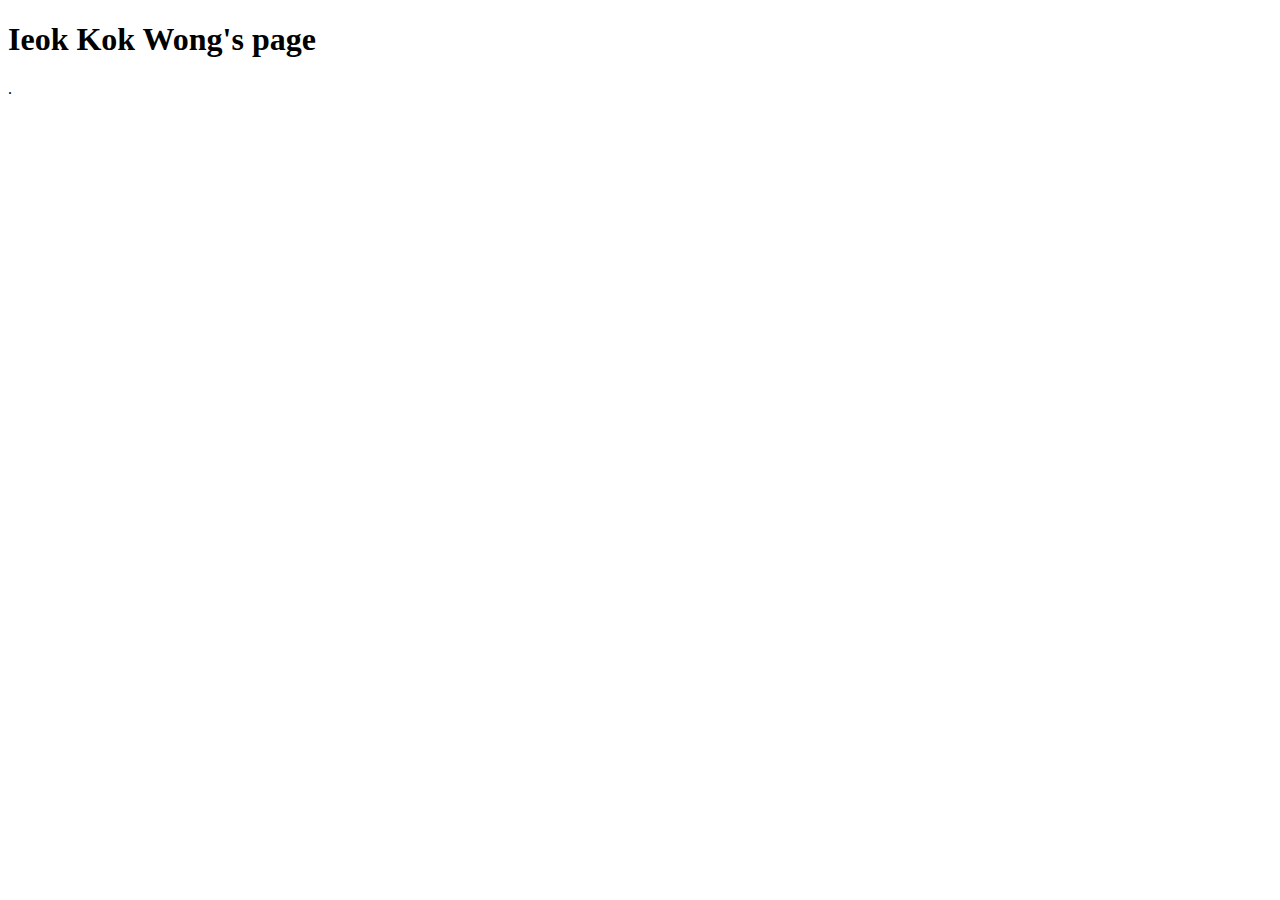
<file: index.html>
<!DOCTYPE html>
<html>
  <head>
    <meta charset="utf-8" />
    <meta name="viewport" content="width=device-width" />
  </head>
  <body>
    <h1>Ieok Kok Wong's page</h1>
    <p>.</p>
  </body>
</html>
</file>
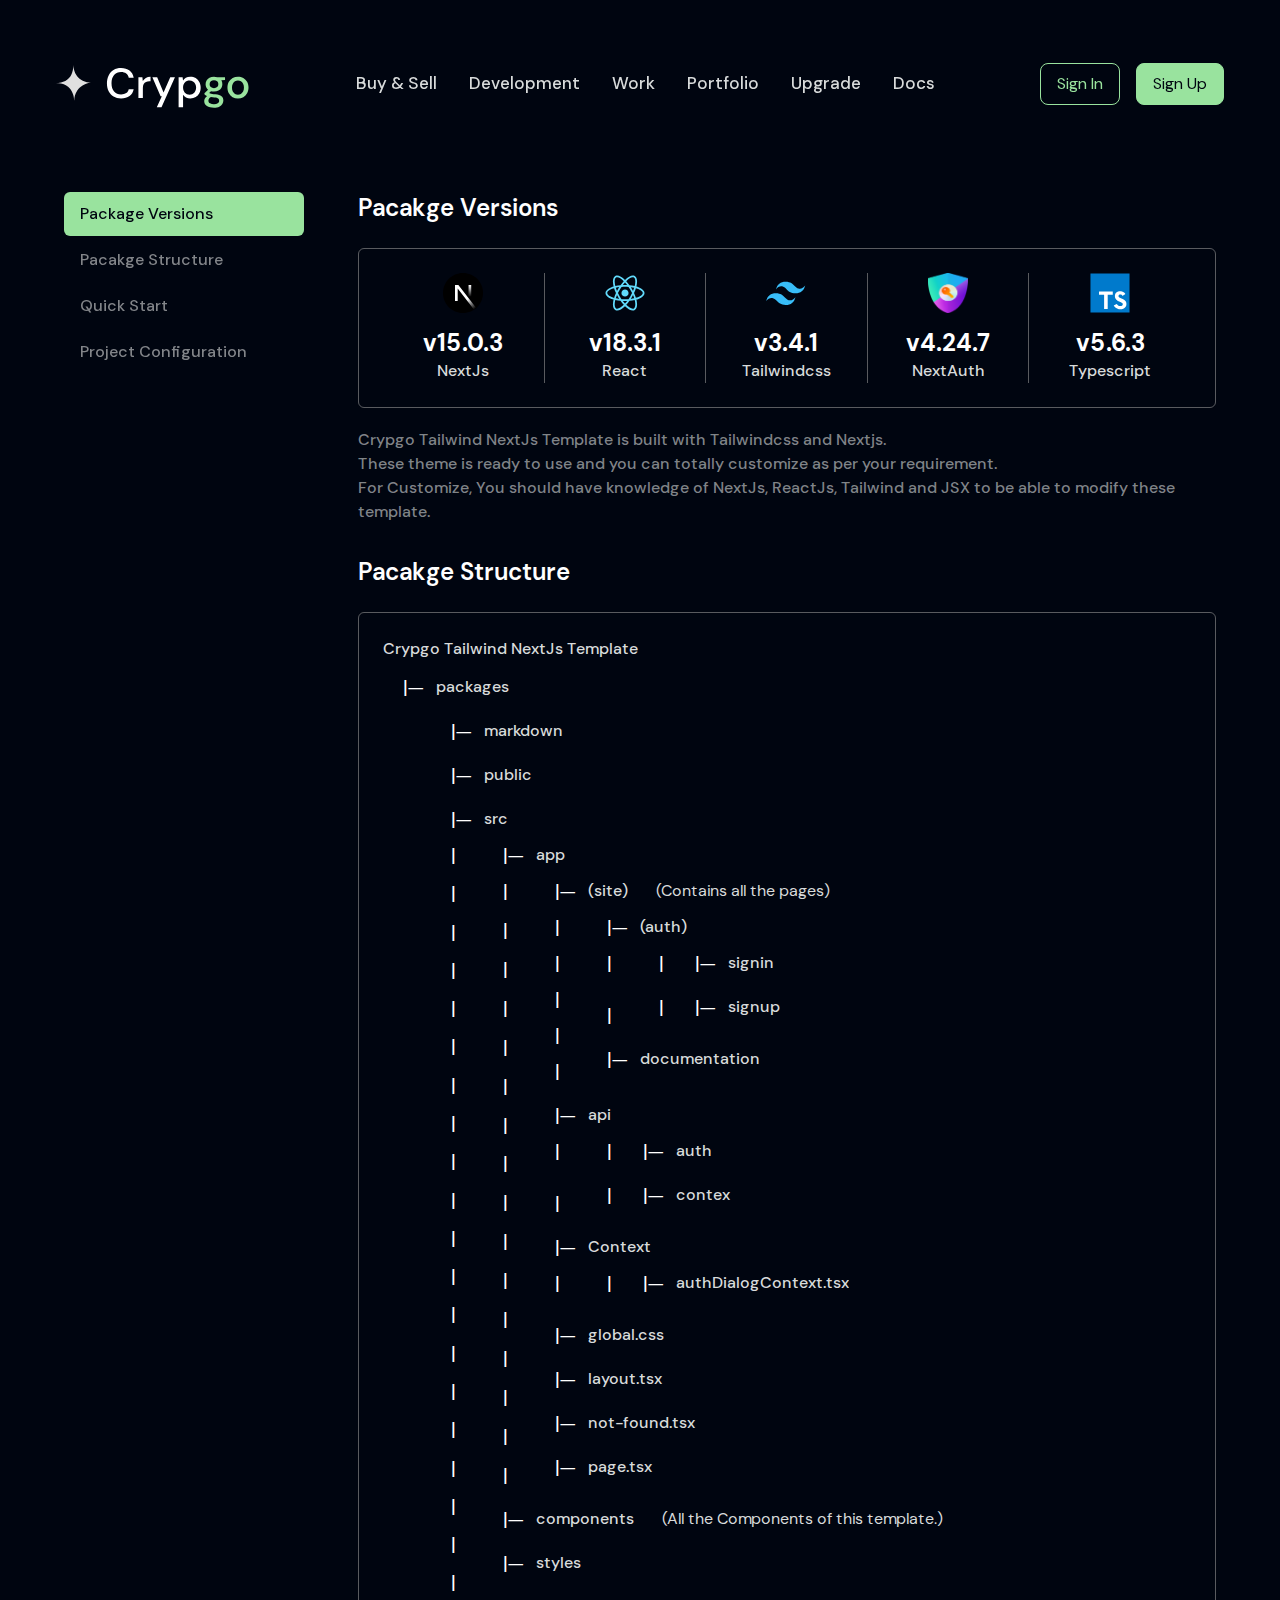
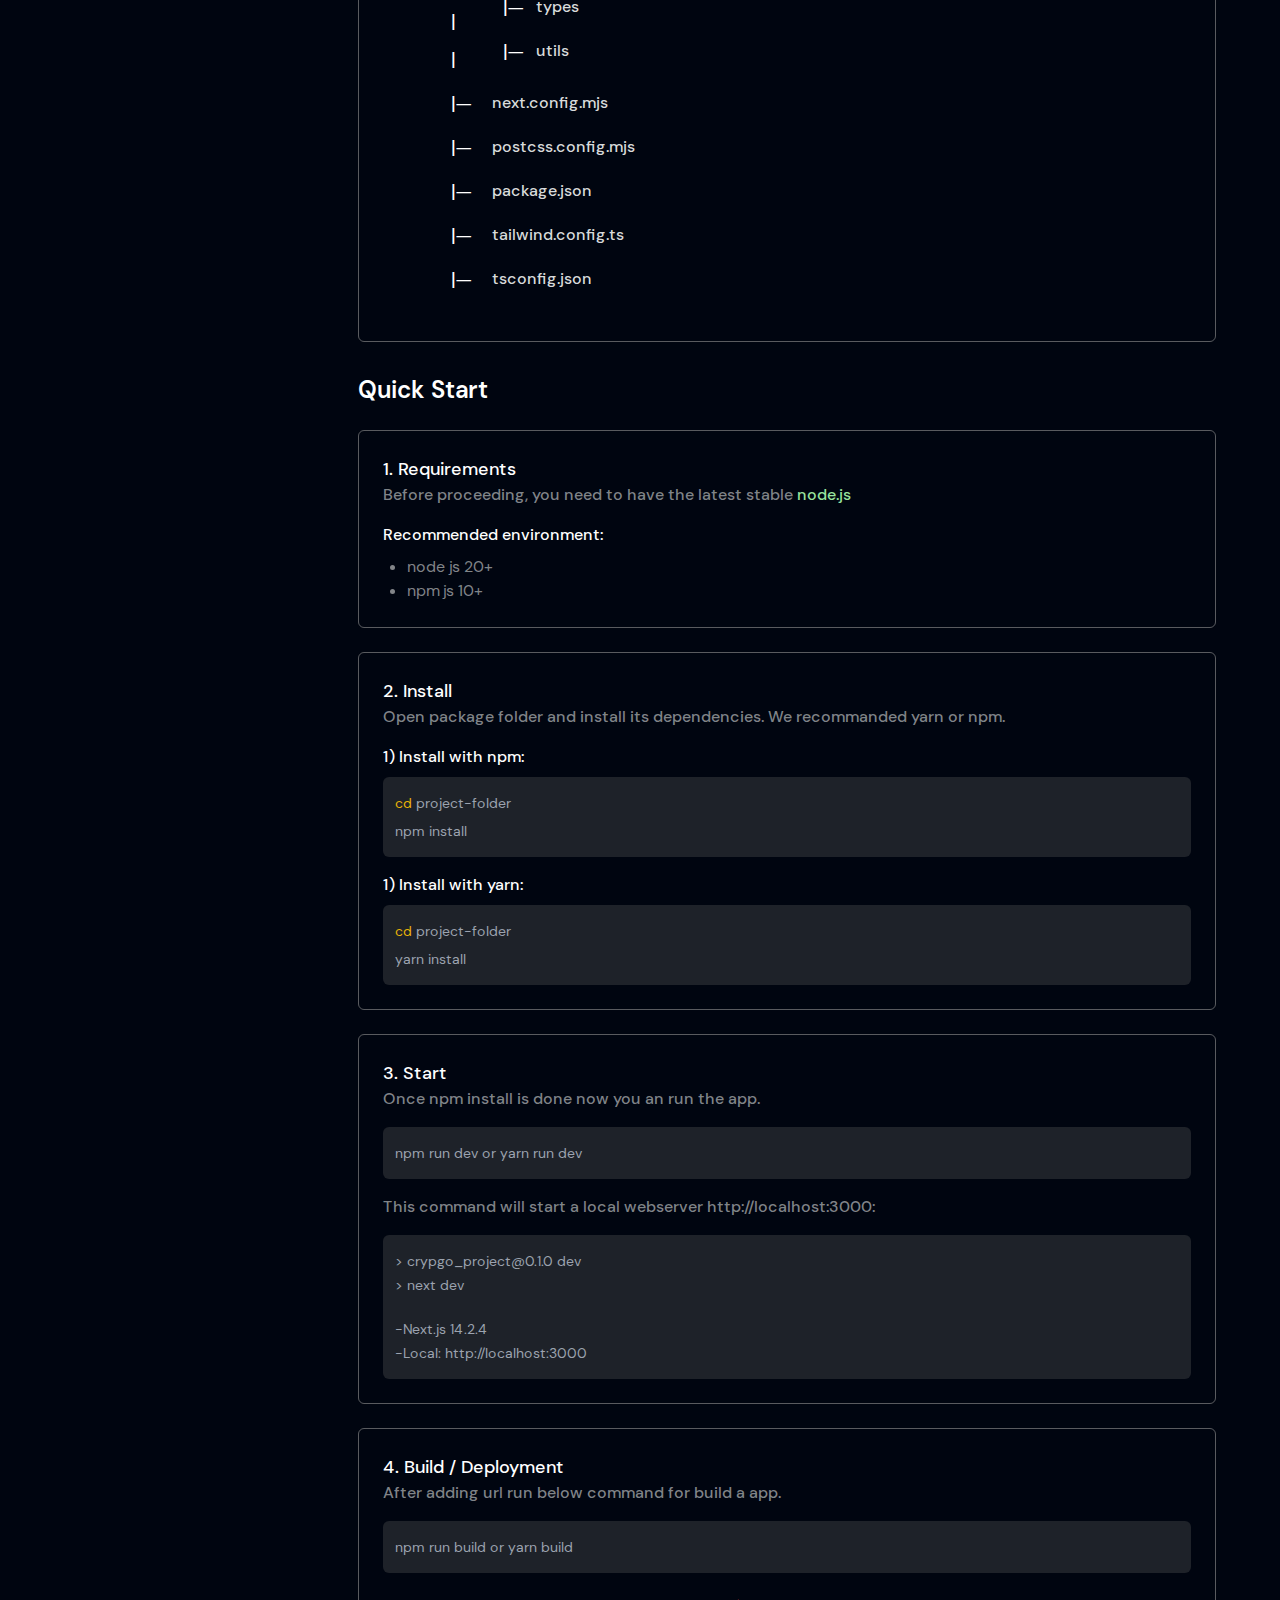
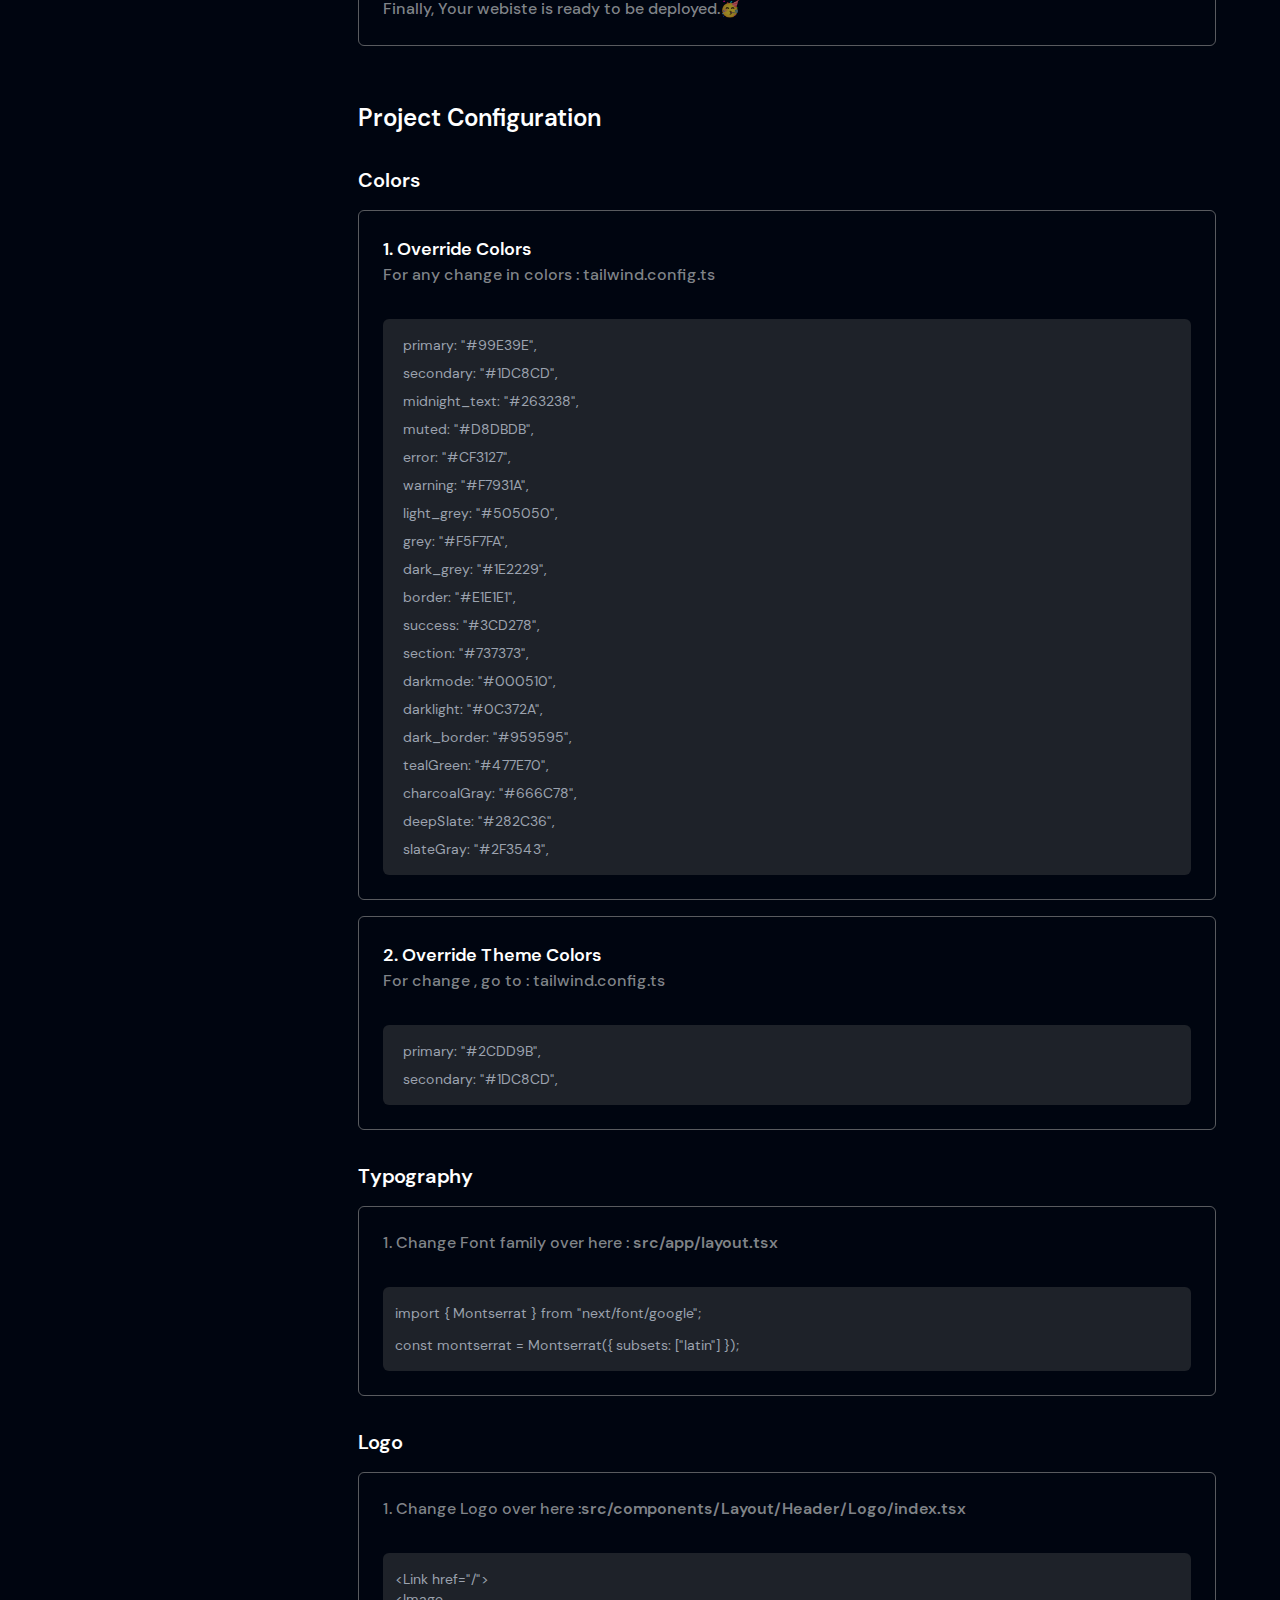
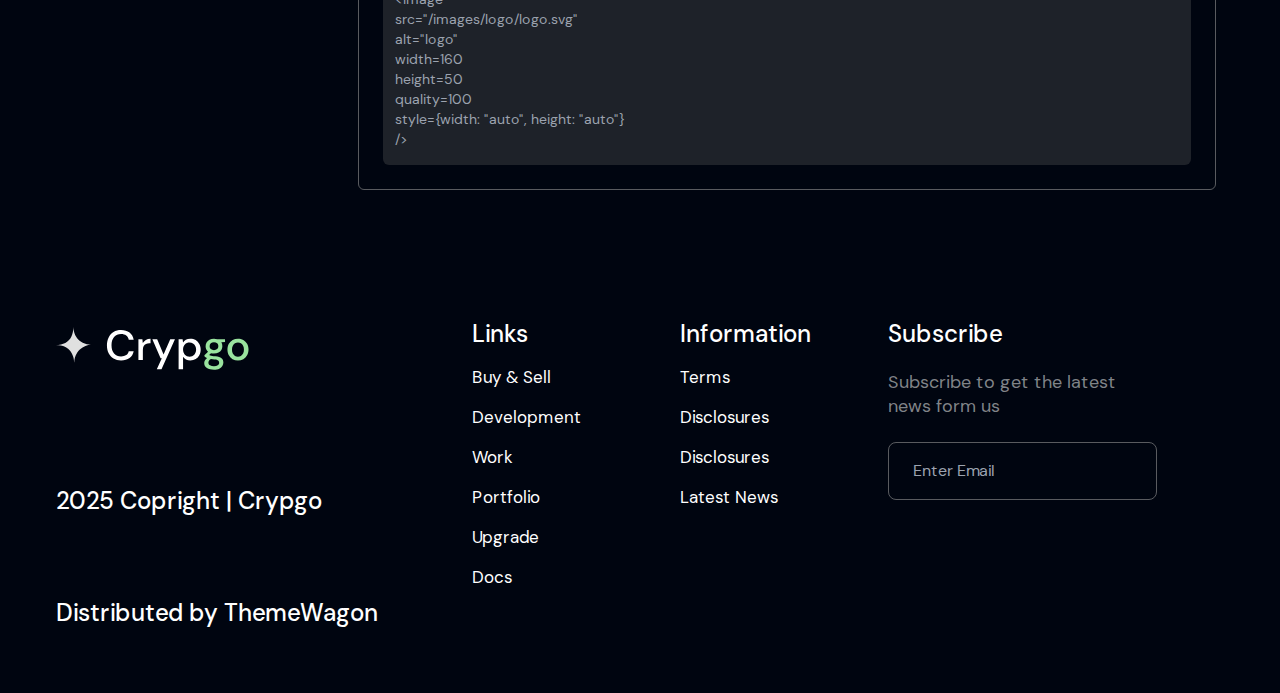
<file: documentation.html>
<!DOCTYPE html><html lang="en"><head><meta charSet="utf-8"/><meta name="viewport" content="width=device-width, initial-scale=1"/><link rel="preload" href="/_next/static/media/9c18eba18d4baf22-s.p.woff2" as="font" crossorigin="" type="font/woff2"/><link rel="stylesheet" href="/_next/static/css/cb2d59d0a8512fcd.css" data-precedence="next"/><link rel="stylesheet" href="/_next/static/css/abc54ba35531bea9.css" data-precedence="next"/><link rel="preload" as="script" fetchPriority="low" href="/_next/static/chunks/webpack-86e72c6c1a08fae0.js"/><script src="/_next/static/chunks/fd9d1056-34ac56cb32b70ed4.js" async=""></script><script src="/_next/static/chunks/117-88396f0df4946903.js" async=""></script><script src="/_next/static/chunks/main-app-023b6175e96eebc8.js" async=""></script><script src="/_next/static/chunks/609-3fca5e316b1be436.js" async=""></script><script src="/_next/static/chunks/646-80f14016d122df5a.js" async=""></script><script src="/_next/static/chunks/app/(site)/documentation/page-03fdbbd0cd1a43ff.js" async=""></script><script src="/_next/static/chunks/643-e851eb016a4c1cd4.js" async=""></script><script src="/_next/static/chunks/307-f9fd81eaab7369d6.js" async=""></script><script src="/_next/static/chunks/852-18d53a1f05ee8f88.js" async=""></script><script src="/_next/static/chunks/app/layout-05e8a9b87965442e.js" async=""></script><script src="/_next/static/chunks/559-55d44a59073de62e.js" async=""></script><script src="/_next/static/chunks/app/page-986fa46a090ea531.js" async=""></script><title>Featurs | Crypgo</title><link rel="icon" href="/favicon.ico" type="image/x-icon" sizes="30x32"/><meta name="next-size-adjust"/><script src="/_next/static/chunks/polyfills-42372ed130431b0a.js" noModule=""></script></head><body class="__className_989755"><script>!function(){try{var d=document.documentElement,c=d.classList;c.remove('light','dark');var e=localStorage.getItem('theme');if('system'===e||(!e&&true)){var t='(prefers-color-scheme: dark)',m=window.matchMedia(t);if(m.media!==t||m.matches){d.style.colorScheme = 'dark';c.add('dark')}else{d.style.colorScheme = 'light';c.add('light')}}else if(e){c.add(e|| '')}if(e==='light'||e==='dark')d.style.colorScheme=e}catch(e){}}()</script><div><header class="fixed top-0 z-40 w-full pb-5 transition-all duration-300 shadow-none md:pt-14 pt-5"><div class="lg:py-0 py-2"><div class="container mx-auto lg:max-w-screen-xl md:max-w-screen-md flex items-center justify-between px-4"><a href="/"><img alt="logo" loading="lazy" width="160" height="50" decoding="async" data-nimg="1" style="color:transparent;width:auto;height:auto" src="images/logo/logo.svg"/></a><nav class="hidden lg:flex flex-grow items-center gap-8 justify-center"><div class="relative"><a class="text-17 flex font-medium hover:text-primary capitalized   text-muted " href="/#main-banner">Buy &amp; Sell</a></div><div class="relative"><a class="text-17 flex font-medium hover:text-primary capitalized   text-muted " href="/#development">Development</a></div><div class="relative"><a class="text-17 flex font-medium hover:text-primary capitalized   text-muted " href="/#work">Work</a></div><div class="relative"><a class="text-17 flex font-medium hover:text-primary capitalized   text-muted " href="/#portfolio">Portfolio</a></div><div class="relative"><a class="text-17 flex font-medium hover:text-primary capitalized   text-muted " href="/#upgrade">Upgrade</a></div><div class="relative"><a class="text-17 flex font-medium hover:text-primary capitalized   text-muted " href="//documentation#version">Docs</a></div></nav><div class="flex items-center gap-4"><a class="hidden lg:block bg-transparent text-primary border hover:bg-primary border-primary hover:text-darkmode px-4 py-2 rounded-lg" href="#">Sign In</a><a class="hidden lg:block bg-primary text-darkmode hover:bg-transparent hover:text-primary border border-primary px-4 py-2 rounded-lg" href="#">Sign Up</a><button class="block lg:hidden p-2 rounded-lg" aria-label="Toggle mobile menu"><span class="block w-6 h-0.5 bg-white"></span><span class="block w-6 h-0.5 bg-white mt-1.5"></span><span class="block w-6 h-0.5 bg-white mt-1.5"></span></button></div></div><div class="lg:hidden fixed top-0 right-0 h-full w-full bg-darkmode shadow-lg transform transition-transform duration-300 max-w-xs translate-x-full z-50"><div class="flex items-center justify-between p-4"><h2 class="text-lg font-bold text-midnight_text dark:text-midnight_text"><a href="/"><img alt="logo" loading="lazy" width="160" height="50" decoding="async" data-nimg="1" style="color:transparent;width:auto;height:auto" src="images/logo/logo.svg"/></a></h2><button class="bg-[url(&#x27;/images/closed.svg&#x27;)] bg-no-repeat bg-contain w-5 h-5 absolute top-0 right-0 mr-8 mt-8 dark:invert" aria-label="Close menu Modal"></button></div><nav class="flex flex-col items-start p-4"><div class="relative w-full"><a class="flex items-center justify-between w-full py-2 text-muted focus:outline-none" href="/#main-banner">Buy &amp; Sell</a></div><div class="relative w-full"><a class="flex items-center justify-between w-full py-2 text-muted focus:outline-none" href="/#development">Development</a></div><div class="relative w-full"><a class="flex items-center justify-between w-full py-2 text-muted focus:outline-none" href="/#work">Work</a></div><div class="relative w-full"><a class="flex items-center justify-between w-full py-2 text-muted focus:outline-none" href="/#portfolio">Portfolio</a></div><div class="relative w-full"><a class="flex items-center justify-between w-full py-2 text-muted focus:outline-none" href="/#upgrade">Upgrade</a></div><div class="relative w-full"><a class="flex items-center justify-between w-full py-2 text-muted focus:outline-none" href="/documentation#version">Docs</a></div><div class="mt-4 flex flex-col space-y-4 w-full"><a class="bg-transparent border border-primary text-primary px-4 py-2 rounded-lg hover:bg-blue-600 hover:text-white" href="#">Sign In</a><a class="bg-primary text-white px-4 py-2 rounded-lg hover:bg-blue-700" href="#">Sign Up</a></div></nav></div></div></header><div class="bg-darkmode md:pt-0 pt-12"><div class="container mx-auto lg:max-w-screen-xl md:max-w-screen-md p-6 lg:pt-44 pt-16"><div class="grid grid-cols-12 gap-6"><div class="lg:col-span-3 col-span-12 lg:block hidden"><div class="flex flex-col gap-0.5 mt-4 items-start fixed pe-4"><a class="py-2.5 hover:bg-primary/20 hover:text-primary dark:hover:text-primary xl:min-w-60 lg:min-w-52 min-w-full px-4 rounded-md text-base font-medium  bg-primary text-darkmode" href="#version">Package Versions</a><a class="py-2.5 hover:bg-primary/20 hover:text-primary dark:hover:text-primary xl:min-w-60 lg:min-w-52 min-w-full px-4 rounded-md text-base font-medium  text-muted text-opacity-60" href="#structure">Pacakge Structure</a><a class="py-2.5 hover:bg-primary/20 hover:text-primary dark:hover:text-primary xl:min-w-60 lg:min-w-52 min-w-full px-4 rounded-md text-base font-medium  text-muted text-opacity-60" href="#start">Quick Start</a><a class="py-2.5 hover:bg-primary/20 hover:text-primary dark:hover:text-primary xl:min-w-60 lg:min-w-52 min-w-full px-4 rounded-md text-base font-medium  text-muted text-opacity-60" href="#configuration">Project Configuration</a></div></div><div class="lg:col-span-9 col-span-12"><div id="version" class="md:scroll-m-[180px] scroll-m-28"><div class="flex item-center justify-between"><h3 class=" text-2xl mt-4 font-semibold mb-6 text-white">Pacakge Versions</h3><button class="p-0"> <span></span></button></div><div class="w-full flex justify-between lg:gap-0 gap-6 lg:flex-nowrap flex-wrap p-6 rounded-md border border-dark_border border-opacity-60"><div class="lg:w-1/5 md:w-full text-center lg:border-b-0 border-b lg:border-e lg:last:border-e-0 last:border-b-0 border-dark_border border-opacity-60"><img alt="npm-package" loading="lazy" width="40" height="40" decoding="async" data-nimg="1" class=" mx-auto w-10 h-10 " style="color:transparent" src="/_next/static/media/Categories=Nextjs.b5b9efc7.svg"/><h5 class="text-2xl font-bold mt-3.5 text-white">v15.0.3</h5><p class="text-base font-medium text-muted">NextJs</p></div><div class="lg:w-1/5 md:w-full text-center lg:border-b-0 border-b lg:border-e lg:last:border-e-0 last:border-b-0 border-dark_border border-opacity-60"><img alt="npm-package" loading="lazy" width="40" height="40" decoding="async" data-nimg="1" class=" mx-auto w-10 h-10 " style="color:transparent" src="/_next/static/media/Categories=React.0f86ad2b.svg"/><h5 class="text-2xl font-bold mt-3.5 text-white">v18.3.1</h5><p class="text-base font-medium text-muted">React</p></div><div class="lg:w-1/5 md:w-full text-center lg:border-b-0 border-b lg:border-e lg:last:border-e-0 last:border-b-0 border-dark_border border-opacity-60"><img alt="npm-package" loading="lazy" width="41" height="40" decoding="async" data-nimg="1" class=" mx-auto w-10 h-10 " style="color:transparent" src="/_next/static/media/Categories=Tailwind.b34ebfd8.svg"/><h5 class="text-2xl font-bold mt-3.5 text-white">v3.4.1</h5><p class="text-base font-medium text-muted">Tailwindcss</p></div><div class="lg:w-1/5 md:w-full text-center lg:border-b-0 border-b lg:border-e lg:last:border-e-0 last:border-b-0 border-dark_border border-opacity-60"><img alt="npm-package" loading="lazy" width="327" height="361" decoding="async" data-nimg="1" class=" mx-auto w-10 h-10 " style="color:transparent" src="/_next/static/media/nextauth.048131a8.png"/><h5 class="text-2xl font-bold mt-3.5 text-white">v4.24.7</h5><p class="text-base font-medium text-muted">NextAuth</p></div><div class="lg:w-1/5 md:w-full text-center lg:border-b-0 border-b lg:border-e lg:last:border-e-0 last:border-b-0 border-dark_border border-opacity-60"><img alt="npm-package" loading="lazy" width="40" height="40" decoding="async" data-nimg="1" class=" mx-auto w-10 h-10 " style="color:transparent" src="/_next/static/media/Categories=Typescript.113fc394.svg"/><h5 class="text-2xl font-bold mt-3.5 text-white">v5.6.3</h5><p class="text-base font-medium text-muted">Typescript</p></div></div><div class="mt-5"><p class="text-base font-medium text-muted text-opacity-60">Crypgo Tailwind NextJs Template is built with Tailwindcss and Nextjs.</p><p class="text-base font-medium text-muted text-opacity-60">These theme is ready to use and you can totally customize as per your requirement.</p><p class="text-base font-medium text-muted text-opacity-60">For Customize, You should have knowledge of NextJs, ReactJs, Tailwind and JSX to be able to modify these template.</p></div></div><div class="lg:hidden block fixed top-0 right-0 h-full w-full bg-white dark:bg-dark shadow-lg transform transition-transform duration-300 max-w-xs translate-x-full z-50"><div class="flex items-center justify-between p-4"><h2 class="text-lg font-bold text-midnight_text dark:text-white">Docs Menu</h2><button aria-label="Close mobile menu"><svg xmlns="http://www.w3.org/2000/svg" width="24" height="24" viewBox="0 0 24 24" class="dark:text-white"><path fill="none" stroke="currentColor" stroke-linecap="round" stroke-linejoin="round" stroke-width="2" d="M6 18L18 6M6 6l12 12"></path></svg></button></div><nav class="px-4"><div class="flex flex-col gap-0.5 mt-4 items-start fixed pe-4"><a class="py-2.5 hover:bg-primary/20 hover:text-primary dark:hover:text-primary xl:min-w-60 lg:min-w-52 min-w-full px-4 rounded-md text-base font-medium  bg-primary text-darkmode" href="#version">Package Versions</a><a class="py-2.5 hover:bg-primary/20 hover:text-primary dark:hover:text-primary xl:min-w-60 lg:min-w-52 min-w-full px-4 rounded-md text-base font-medium  text-muted text-opacity-60" href="#structure">Pacakge Structure</a><a class="py-2.5 hover:bg-primary/20 hover:text-primary dark:hover:text-primary xl:min-w-60 lg:min-w-52 min-w-full px-4 rounded-md text-base font-medium  text-muted text-opacity-60" href="#start">Quick Start</a><a class="py-2.5 hover:bg-primary/20 hover:text-primary dark:hover:text-primary xl:min-w-60 lg:min-w-52 min-w-full px-4 rounded-md text-base font-medium  text-muted text-opacity-60" href="#configuration">Project Configuration</a></div></nav></div><div id="structure" class="md:scroll-m-[130px] scroll-m-28"><h3 class="text-2xl font-semibold mt-8 text-white">Pacakge Structure</h3><div class="rounded-md p-6 pt-3 border border-dark_border border-opacity-60 mt-6"><div class="flex items-center gap-4"><h5 class="text-base font-medium text-muted mt-3 mb-1">Crypgo Tailwind NextJs Template</h5></div><ul class="ps-0 md:ps-5 list-unstyled"><li class="py-2"><div class="flex items-center gap-3"><p class="text-xl text-white">|—</p><span class="font-medium text-muted"><span></span>packages</span></div><ul class="ps-5 md:ps-5 list-unstyled"><li class="py-0"><ul class="ps-2 ps-md-3 list-unstyled"><li class="py-2"><ul class="ps-0 md:ps-5 list-unstyled"><li class="py-2"><div class="flex items-center gap-3"><p class="text-xl text-white">|—</p><span class="font-medium text-muted"><span></span>markdown</span></div></li><li class="py-2"><div class="flex items-center gap-3"><p class="text-xl text-white">|—</p><span class="font-medium text-muted"><span></span>public</span></div></li><li class="py-2"><div class="flex items-center gap-3"><p class="text-xl text-white">|—</p><span class="font-medium text-muted"><span></span>src</span></div><div class="flex"><div class="flex flex-col justify-between gap-2 mt-2"><p class="text-xl text-white">|</p><p class="text-xl text-white">|</p><p class="text-xl text-white">|</p><p class="text-xl text-white">|</p><p class="text-xl text-white">|</p><p class="text-xl text-white">|</p><p class="text-xl text-white">|</p><p class="text-xl text-white">|</p><p class="text-xl text-white">|</p><p class="text-xl text-white">|</p><p class="text-xl text-white">|</p><p class="text-xl text-white">|</p><p class="text-xl text-white">|</p><p class="text-xl text-white">|</p><p class="text-xl text-white">|</p><p class="text-xl text-white">|</p><p class="text-xl text-white">|</p><p class="text-xl text-white">|</p><p class="text-xl text-white">|</p><p class="text-xl text-white">|</p><p class="text-xl text-white">|</p><p class="text-xl text-white">|</p></div><ul class="ps-5 md:ps-12 list-unstyled"><li class="py-2"><div class="flex items-center gap-3"><p class="text-xl text-white">|—</p><span class="font-medium text-muted"><span></span>app</span></div><div class="flex"><div class="flex flex-col justify-between gap-2 mt-2"><p class="text-xl text-white">|</p><p class="text-xl text-white">|</p><p class="text-xl text-white">|</p><p class="text-xl text-white">|</p><p class="text-xl text-white">|</p><p class="text-xl text-white">|</p><p class="text-xl text-white">|</p><p class="text-xl text-white">|</p><p class="text-xl text-white">|</p><p class="text-xl text-white">|</p><p class="text-xl text-white">|</p><p class="text-xl text-white">|</p><p class="text-xl text-white">|</p><p class="text-xl text-white">|</p><p class="text-xl text-white">|</p><p class="text-xl text-white">|</p></div><ul class="ps-5 md:ps-12 list-unstyled red"><li class="py-2"><div class="flex items-center gap-3"><p class="text-xl text-white">|—</p><span class="font-medium text-muted"><span></span>(site)</span> <span class="fs-9 text-muted ms-4">(Contains all the pages)</span></div><div class="flex"><div class="flex flex-col justify-between gap-2 mt-2"><p class="text-xl text-white">|</p><p class="text-xl text-white">|</p><p class="text-xl text-white">|</p><p class="text-xl text-white">|</p><p class="text-xl text-white">|</p></div><ul class="ps-5 md:ps-12 list-unstyled"><li class="py-2"><div class="flex items-center gap-3"><p class="text-xl text-white">|—</p><span class="font-medium text-muted"><span></span>(auth)</span></div><div class="flex"><div class="flex flex-col justify-between gap-1 mt-2"><p class="text-xl text-white">|</p><p class="text-xl text-white">|</p></div><ul class="ps-5 md:ps-12 list-unstyled"><li class="py-2"><div class="flex items-center gap-8"><p class="text-xl text-white">|</p><div class="flex items-center gap-3"><p class="text-xl text-white">|—</p><span class="font-medium text-muted"><span></span>signin</span></div></div></li><li class="py-2"><div class="flex items-center gap-8"><p class="text-xl text-white">|</p><div class="flex items-center gap-3"><p class="text-xl text-white">|—</p><span class="font-medium text-muted"><span></span>signup</span></div></div></li></ul></div></li><li class="py-2"><div class="flex items-center gap-3"><p class="text-xl text-white">|—</p><span class="font-medium text-muted"><span></span>documentation</span></div></li></ul></div></li><li class="py-2"><div class="flex items-center gap-3"><p class="text-xl text-white">|—</p><span class="font-medium text-muted"><span></span>api</span></div><div class="flex"><div class="flex flex-col justify-between gap-2 mt-2"><p class="text-xl text-white">|</p><p class="text-xl text-white">|</p></div><ul class="ps-5 md:ps-12 list-unstyled"><li class="py-2"><div class="flex items-center gap-8"><p class="text-xl text-white">|</p><div class="flex items-center gap-3"><p class="text-xl text-white">|—</p><span class="font-medium text-muted"><span></span>auth</span></div></div></li><li class="py-2"><div class="flex items-center gap-8"><p class="text-xl text-white">|</p><div class="flex items-center gap-3"><p class="text-xl text-white">|—</p><span class="font-medium text-muted"><span></span>contex</span></div></div></li></ul></div></li><li class="py-2"><div class="flex items-center gap-3"><p class="text-xl text-white">|—</p><span class="font-medium text-muted"><span></span>Context</span></div><div class="flex"><div class="flex flex-col justify-between gap-2 mt-2"><p class="text-xl text-white">|</p></div><ul class="ps-5 md:ps-12 list-unstyled"><li class="py-2"><div class="flex items-center gap-8"><p class="text-xl text-white">|</p><div class="flex items-center gap-3"><p class="text-xl text-white">|—</p><span class="font-medium text-muted flex items-center flex-wrap"><span></span><p class="max-w-12 lg:max-w-full truncate">authDialogContext.tsx</p></span></div></div></li></ul></div></li><li class="py-2"><div class="flex items-center gap-3"><p class="text-xl text-white">|—</p><span class="font-medium text-muted">global.css</span></div></li><li class="py-2"><div class="flex items-center gap-3"><p class="text-xl text-white">|—</p><span class="font-medium text-muted">layout.tsx</span></div></li><li class="py-2"><div class="flex items-center gap-3"><p class="text-xl text-white">|—</p><span class="font-medium text-muted">not-found.tsx</span></div></li><li class="py-2"><div class="flex items-center gap-3"><p class="text-xl text-white">|—</p><span class="font-medium text-muted">page.tsx</span></div></li></ul></div></li><li class="py-2"><div class="flex items-center flex-wrap gap-3"><p class="text-xl text-white">|—</p><span class="font-medium text-muted"><span></span>components</span> <span class="fs-9 text-muted ms-4">(All the Components of this template.)</span></div></li><li class="py-2"><div class="flex items-center gap-3"><p class="text-xl text-white">|—</p><span class="font-medium text-muted"><span></span>styles</span></div></li><li class="py-2"><div class="flex items-center gap-3"><p class="text-xl text-white">|—</p><span class="font-medium text-muted"><span></span>types</span></div></li><li class="py-2"><div class="flex items-center gap-3"><p class="text-xl text-white">|—</p><span class="font-medium text-muted"><span></span>utils</span></div></li></ul></div></li><li class="py-2"><div class="flex items-center gap-3"><p class="text-xl text-white">|—</p><span class="font-medium text-muted"><i class="ti ti-file me-2 text-primary font-bold"></i>next.config.mjs</span></div></li><li class="py-2"><div class="flex items-center gap-3"><p class="text-xl text-white">|—</p><span class="font-medium text-muted"><i class="ti ti-file me-2 text-primary font-bold"></i>postcss.config.mjs</span></div></li><li class="py-2"><div class="flex items-center gap-3"><p class="text-xl text-white">|—</p><span class="font-medium text-muted"><i class="ti ti-file me-2 text-primary font-bold"></i>package.json</span></div></li><li class="py-2"><div class="flex items-center gap-3"><p class="text-xl text-white">|—</p><span class="font-medium text-muted"><i class="ti ti-file me-2 text-primary font-bold"></i>tailwind.config.ts</span></div></li><li class="py-2"><div class="flex items-center gap-3"><p class="text-xl text-white">|—</p><span class="font-medium text-muted"><i class="ti ti-file me-2 text-primary font-bold"></i>tsconfig.json</span></div></li></ul></li></ul></li></ul></li></ul></div></div><div class="pb-10 md:scroll-m-[180px] scroll-m-28" id="start"><h3 class=" text-white text-2xl font-semibold mt-8">Quick Start</h3><div class="p-6 rounded-md border mt-6 border-dark_border border-opacity-60"><h6 class="text-white text-lg font-medium">1. Requirements</h6><p class="text-base font-medium text-muted text-opacity-60">Before proceeding, you need to have the latest stable<!-- --> <a href="https://nodejs.org/" class="text-primary">node.js</a> </p><h6 class="mt-4 mb-2 text-white font-medium text-base">Recommended environment:</h6><ul class="list-disc text-muted text-opacity-60 ps-6"><li>node js 20+</li><li>npm js 10+</li></ul></div><div class="p-6 rounded-md border mt-6 border-dark_border border-opacity-60"><h6 class="text-white text-lg font-medium">2. Install</h6><p class="text-base font-medium text-muted text-opacity-60">Open package folder and install its dependencies. We recommanded yarn or npm.<!-- --> </p><h6 class="mt-4 mb-2 text-white text-dark font-medium text-base">1) Install with npm:</h6><div class="py-4 px-3 rounded-md bg-dark_grey"><p class="text-sm text-gray-400"><span class="text-yellow-500">cd</span> project-folder</p><p class="text-sm text-gray-400 mt-2">npm install</p></div><h6 class="mt-4 mb-2 text-white text-dark font-medium text-base">1) Install with yarn:</h6><div class="py-4 px-3 rounded-md bg-dark_grey"><p class="text-sm text-gray-400"><span class="text-yellow-500">cd</span> project-folder</p><p class="text-sm text-gray-400 mt-2">yarn install</p></div></div><div class="p-6 rounded-md border mt-6 border-dark_border border-opacity-60"><h6 class="text-white text-lg font-medium">3. Start</h6><p class="text-base font-medium text-muted text-opacity-60 mb-4">Once npm install is done now you an run the app.</p><div class="py-4 px-3 rounded-md bg-dark_grey"><p class="text-sm text-gray-400">npm run dev or yarn run dev</p></div><p class="text-base font-medium text-muted text-opacity-60 my-4">This command will start a local webserver<!-- --> <span class="dark:text-white">http://localhost:3000:</span></p><div class="py-4 px-3 rounded-md bg-dark_grey"><p class="text-sm text-gray-400">&gt; crypgo_project@0.1.0 dev</p><p class="text-sm text-gray-400 mt-1">&gt; next dev</p><p class="text-sm text-gray-400 mt-6">-Next.js 14.2.4</p><p class="text-sm text-gray-400 mt-1">-Local: http://localhost:3000</p></div></div><div class="p-6 rounded-md border mt-6 border-dark_border border-opacity-60"><h6 class="text-white text-lg font-medium">4. Build / Deployment</h6><p class="text-base font-medium text-muted text-opacity-60 mb-4">After adding url run below command for build a app.</p><div class="py-4 px-3 rounded-md bg-dark_grey"><p class="text-sm text-gray-400">npm run build or yarn build</p></div><p class="text-base font-medium text-muted text-opacity-60 mt-6">Finally, Your webiste is ready to be deployed.🥳</p></div></div><div class="pb-10 md:scroll-m-[180px] scroll-m-28" id="configuration"><h3 class="text-2xl font-semibold mt-4 text-white">Project Configuration</h3><h3 class=" text-xl font-semibold mt-8 text-white">Colors</h3><div class="p-6 rounded-md border mt-4 border-dark_border border-opacity-60"><p class="text-base font-medium text-muted text-opacity-60"><span class="font-semibold text-lg text-white">1. Override Colors</span> <br/>For any change in colors : tailwind.config.ts</p><div class="py-4 px-5 rounded-md bg-dark_grey mt-8"><p class="text-sm text-gray-400 flex flex-col gap-2"><span>primary: &quot;#99E39E&quot;,</span><span>secondary: &quot;#1DC8CD&quot;,</span><span>midnight_text: &quot;#263238&quot;,</span><span>muted: &quot;#D8DBDB&quot;,</span><span>error: &quot;#CF3127&quot;,</span><span>warning: &quot;#F7931A&quot;,</span><span>light_grey: &quot;#505050&quot;,</span><span>grey: &quot;#F5F7FA&quot;,</span><span>dark_grey: &quot;#1E2229&quot;,</span><span>border: &quot;#E1E1E1&quot;,</span><span>success: &quot;#3CD278&quot;,</span><span>section: &quot;#737373&quot;,</span><span>darkmode: &quot;#000510&quot;,</span><span>darklight: &quot;#0C372A&quot;,</span><span>dark_border: &quot;#959595&quot;,</span><span>tealGreen: &quot;#477E70&quot;,</span><span>charcoalGray: &quot;#666C78&quot;,</span><span>deepSlate: &quot;#282C36&quot;,</span><span>slateGray: &quot;#2F3543&quot;,</span></p></div></div><div class="p-6 rounded-md border mt-4 border-dark_border border-opacity-60"><p class="text-base font-medium text-muted text-opacity-60"><span class="font-semibold text-lg text-white">2. Override Theme Colors</span> <br/>For change , go to : tailwind.config.ts</p><div class="py-4 px-5 rounded-md bg-dark_grey mt-8"><p class="text-sm text-gray-400 flex flex-col gap-2"><span>primary: &quot;#2CDD9B&quot;,</span><span>secondary: &quot;#1DC8CD&quot;,</span></p></div></div><h3 class="text-xl font-semibold mt-8 text-white">Typography</h3><div class="p-6 rounded-md border mt-4 border-dark_border border-opacity-60"><p class="text-base font-medium text-muted text-opacity-60">1. Change Font family over here :<!-- --> <span class="font-semibold text-base">src/app/layout.tsx</span> </p><div class="py-4 px-3 rounded-md bg-dark_grey mt-8"><p class="text-sm text-gray-400 flex flex-col gap-2 mb-3">import { Montserrat } from &quot;next/font/google&quot;;</p><p class="text-sm text-gray-400 flex flex-col gap-2">const montserrat = Montserrat({ subsets: [&quot;latin&quot;] });</p></div></div><h3 class=" text-xl font-semibold mt-8 text-white">Logo</h3><div class="p-6 rounded-md border mt-4 border-dark_border border-opacity-60"><p class="text-base font-medium text-muted text-opacity-60 flex lg:flex-row flex-col">1. Change Logo over here :<!-- --> <span class="font-semibold text-base overflow-x-auto"> <!-- -->src/components/Layout/Header/Logo/index.tsx</span> </p><div class="py-4 px-3 rounded-md bg-dark_grey mt-8"><div class="text-sm text-gray-400"><p>&lt;Link href=&quot;/&quot;&gt;</p><p>&lt;Image</p><p>src=&quot;/images/logo/logo.svg&quot;</p><p>alt=&quot;logo&quot;</p><p>width=<!-- -->160</p><p>height=<!-- -->50</p><p>quality=<!-- -->100</p><p>style={width: &quot;auto&quot;, height: &quot;auto&quot;}</p><p>/&gt;</p></div></div></div></div></div></div></div></div><footer class="pt-16 bg-darkmode"><div class="container mx-auto lg:max-w-screen-xl md:max-w-screen-md px-4"><div class="grid grid-cols-1 sm:grid-cols-12 lg:gap-20 md:gap-6 sm:gap-12 gap-6  pb-16"><div class="lg:col-span-4 md:col-span-6 col-span-6"><a href="/"><img alt="logo" loading="lazy" width="160" height="50" decoding="async" data-nimg="1" style="color:transparent;width:auto;height:auto" src="images/logo/logo.svg"/></a><div class="flex gap-6 items-center mt-8"><a class="group" href="#"><span></span></a><a class="group" href="#"><span></span></a><a class="group" href="#"><span></span></a></div><h3 class="text-white text-24 font-medium sm:mt-20 mt-12">2025 Copright | Crypgo</h3><h3 class="text-white text-24 font-medium sm:mt-20 mt-12">Distributed by <a href="https://themewagon.com" target="_blank">ThemeWagon</a></h3></div><div class="lg:col-span-2 md:col-span-3 col-span-6"><h4 class="text-white mb-4 font-medium text-24">Links</h4><ul><li class="pb-4"><a class="text-white hover:text-primary text-17" href="/#main-banner">Buy &amp; Sell</a></li><li class="pb-4"><a class="text-white hover:text-primary text-17" href="/#development">Development</a></li><li class="pb-4"><a class="text-white hover:text-primary text-17" href="/#work">Work</a></li><li class="pb-4"><a class="text-white hover:text-primary text-17" href="/#portfolio">Portfolio</a></li><li class="pb-4"><a class="text-white hover:text-primary text-17" href="/#upgrade">Upgrade</a></li><li class="pb-4"><a class="text-white hover:text-primary text-17" href="/documentation#version">Docs</a></li></ul></div><div class="lg:col-span-2 md:col-span-3 col-span-6"><h4 class="text-white mb-4 font-medium text-24">Information</h4><ul><li class="pb-4"><a class="text-white hover:text-primary text-17" href="#">Terms</a></li><li class="pb-4"><a class="text-white hover:text-primary text-17" href="#">Disclosures</a></li><li class="pb-4"><a class="text-white hover:text-primary text-17" href="#">Disclosures</a></li><li class="pb-4"><a class="text-white hover:text-primary text-17" href="#">Latest News</a></li></ul></div><div class="lg:col-span-4 md:col-span-4 col-span-6"><h3 class="text-white text-24 font-medium">Subscribe</h3><p class="text-muted text-opacity-60 text-18 mt-5">Subscribe to get the latest<br/> news form us</p><div class="relative lg:w-80%"><input type="email" id="mail" placeholder="Enter Email" class="bg-transparent border border-dark_border border-opacity-60 py-4 text-white rounded-lg w-full mt-6 px-6" name="mail"/><span></span></div></div></div></div></footer></div><div class="fixed bottom-8 right-8 z-[999]"></div><script src="/_next/static/chunks/webpack-86e72c6c1a08fae0.js" async=""></script><script>(self.__next_f=self.__next_f||[]).push([0]);self.__next_f.push([2,null])</script><script>self.__next_f.push([1,"1:HL[\"/_next/static/media/9c18eba18d4baf22-s.p.woff2\",\"font\",{\"crossOrigin\":\"\",\"type\":\"font/woff2\"}]\n2:HL[\"/_next/static/css/cb2d59d0a8512fcd.css\",\"style\"]\n3:HL[\"/_next/static/css/abc54ba35531bea9.css\",\"style\"]\n"])</script><script>self.__next_f.push([1,"4:I[2846,[],\"\"]\n6:I[1677,[\"609\",\"static/chunks/609-3fca5e316b1be436.js\",\"646\",\"static/chunks/646-80f14016d122df5a.js\",\"150\",\"static/chunks/app/(site)/documentation/page-03fdbbd0cd1a43ff.js\"],\"DocNavigation\"]\n7:I[2740,[\"609\",\"static/chunks/609-3fca5e316b1be436.js\",\"646\",\"static/chunks/646-80f14016d122df5a.js\",\"150\",\"static/chunks/app/(site)/documentation/page-03fdbbd0cd1a43ff.js\"],\"Introduction\"]\n8:I[9646,[\"609\",\"static/chunks/609-3fca5e316b1be436.js\",\"646\",\"static/chunks/646-80f14016d122df5a.js\",\"150\",\"static/chunks/app/(site)/documentation/page-03fdbbd0cd1a43ff.js\"],\"Icon\"]\n9:I[4707,[],\"\"]\na:I[6423,[],\"\"]\nb:I[5922,[\"609\",\"static/chunks/609-3fca5e316b1be436.js\",\"643\",\"static/chunks/643-e851eb016a4c1cd4.js\",\"646\",\"static/chunks/646-80f14016d122df5a.js\",\"307\",\"static/chunks/307-f9fd81eaab7369d6.js\",\"852\",\"static/chunks/852-18d53a1f05ee8f88.js\",\"185\",\"static/chunks/app/layout-05e8a9b87965442e.js\"],\"ThemeProvider\"]\nc:I[8694,[\"609\",\"static/chunks/609-3fca5e316b1be436.js\",\"643\",\"static/chunks/643-e851eb016a4c1cd4.js\",\"646\",\"static/chunks/646-80f14016d122df5a.js\",\"307\",\"static/chunks/307-f9fd81eaab7369d6.js\",\"852\",\"static/chunks/852-18d53a1f05ee8f88.js\",\"185\",\"static/chunks/app/layout-05e8a9b87965442e.js\"],\"default\"]\nd:I[3355,[\"609\",\"static/chunks/609-3fca5e316b1be436.js\",\"643\",\"static/chunks/643-e851eb016a4c1cd4.js\",\"646\",\"static/chunks/646-80f14016d122df5a.js\",\"307\",\"static/chunks/307-f9fd81eaab7369d6.js\",\"852\",\"static/chunks/852-18d53a1f05ee8f88.js\",\"185\",\"static/chunks/app/layout-05e8a9b87965442e.js\"],\"default\"]\ne:I[5878,[\"609\",\"static/chunks/609-3fca5e316b1be436.js\",\"643\",\"static/chunks/643-e851eb016a4c1cd4.js\",\"646\",\"static/chunks/646-80f14016d122df5a.js\",\"559\",\"static/chunks/559-55d44a59073de62e.js\",\"931\",\"static/chunks/app/page-986fa46a090ea531.js\"],\"Image\"]\n12:I[2972,[\"609\",\"static/chunks/609-3fca5e316b1be436.js\",\"643\",\"static/chunks/643-e851eb016a4c1cd4.js\",\"646\",\"static/chunks/646-80f14016d122df5a.js\",\"559\",\"static/chunks/559-55d44a59073de62e.js\",\"931\",\"static/chunks/app/page-986fa46a090ea531.js\"],\"\"]\n13:I[84"])</script><script>self.__next_f.push([1,"24,[\"609\",\"static/chunks/609-3fca5e316b1be436.js\",\"643\",\"static/chunks/643-e851eb016a4c1cd4.js\",\"646\",\"static/chunks/646-80f14016d122df5a.js\",\"307\",\"static/chunks/307-f9fd81eaab7369d6.js\",\"852\",\"static/chunks/852-18d53a1f05ee8f88.js\",\"185\",\"static/chunks/app/layout-05e8a9b87965442e.js\"],\"default\"]\n15:I[1060,[],\"\"]\nf:T151e,"])</script><script>self.__next_f.push([1,"M80.4688 65C80.4688 73.724 78.8151 81.1458 75.5078 87.2656C72.2266 93.3854 67.7474 98.0599 62.0703 101.289C56.4193 104.492 50.0651 106.094 43.0078 106.094C35.8984 106.094 29.5182 104.479 23.8672 101.25C18.2161 98.0208 13.75 93.3464 10.4688 87.2266C7.1875 81.1068 5.54688 73.6979 5.54688 65C5.54688 56.276 7.1875 48.8542 10.4688 42.7344C13.75 36.6146 18.2161 31.9531 23.8672 28.75C29.5182 25.5208 35.8984 23.9062 43.0078 23.9062C50.0651 23.9062 56.4193 25.5208 62.0703 28.75C67.7474 31.9531 72.2266 36.6146 75.5078 42.7344C78.8151 48.8542 80.4688 56.276 80.4688 65ZM63.3203 65C63.3203 59.349 62.474 54.5833 60.7812 50.7031C59.1146 46.8229 56.7578 43.8802 53.7109 41.875C50.6641 39.8698 47.0964 38.8672 43.0078 38.8672C38.9193 38.8672 35.3516 39.8698 32.3047 41.875C29.2578 43.8802 26.888 46.8229 25.1953 50.7031C23.5286 54.5833 22.6953 59.349 22.6953 65C22.6953 70.651 23.5286 75.4167 25.1953 79.2969C26.888 83.1771 29.2578 86.1198 32.3047 88.125C35.3516 90.1302 38.9193 91.1328 43.0078 91.1328C47.0964 91.1328 50.6641 90.1302 53.7109 88.125C56.7578 86.1198 59.1146 83.1771 60.7812 79.2969C62.474 75.4167 63.3203 70.651 63.3203 65ZM92.6855 127.5V45H109.092V55.0781H109.834C110.563 53.4635 111.618 51.8229 112.998 50.1562C114.404 48.4635 116.227 47.0573 118.467 45.9375C120.732 44.7917 123.545 44.2188 126.904 44.2188C131.279 44.2188 135.316 45.3646 139.014 47.6563C142.712 49.9219 145.667 53.3464 147.881 57.9297C150.094 62.487 151.201 68.2031 151.201 75.0781C151.201 81.7708 150.12 87.4219 147.959 92.0312C145.824 96.6146 142.907 100.091 139.209 102.461C135.537 104.805 131.423 105.977 126.865 105.977C123.636 105.977 120.889 105.443 118.623 104.375C116.383 103.307 114.548 101.966 113.115 100.352C111.683 98.7109 110.589 97.0573 109.834 95.3906H109.326V127.5H92.6855ZM108.975 75C108.975 78.5677 109.469 81.6797 110.459 84.3359C111.449 86.9922 112.881 89.0625 114.756 90.5469C116.631 92.0052 118.91 92.7344 121.592 92.7344C124.3 92.7344 126.592 91.9922 128.467 90.5078C130.342 88.9974 131.761 86.9141 132.725 84.2578C133.714 81.5755 134.209 78.4896 134.209 75C134.209 71.5365 133.727 68.4896 132.764 65.8594C131.8 63.2292 130.381 61.1719 128.506 59.6875C126.631 58.2031 124.326 57.4609 121.592 57.4609C118.883 57.4609 116.592 58.1771 114.717 59.6094C112.868 61.0417 111.449 63.0729 110.459 65.7031C109.469 68.3333 108.975 71.4323 108.975 75ZM162.295 127.5V45H178.701V55.0781H179.443C180.173 53.4635 181.227 51.8229 182.607 50.1562C184.014 48.4635 185.837 47.0573 188.076 45.9375C190.342 44.7917 193.154 44.2188 196.514 44.2188C200.889 44.2188 204.925 45.3646 208.623 47.6563C212.321 49.9219 215.277 53.3464 217.49 57.9297C219.704 62.487 220.811 68.2031 220.811 75.0781C220.811 81.7708 219.73 87.4219 217.568 92.0312C215.433 96.6146 212.516 100.091 208.818 102.461C205.146 104.805 201.032 105.977 196.475 105.977C193.245 105.977 190.498 105.443 188.232 104.375C185.993 103.307 184.157 101.966 182.725 100.352C181.292 98.7109 180.199 97.0573 179.443 95.3906H178.936V127.5H162.295ZM178.584 75C178.584 78.5677 179.079 81.6797 180.068 84.3359C181.058 86.9922 182.49 89.0625 184.365 90.5469C186.24 92.0052 188.519 92.7344 191.201 92.7344C193.91 92.7344 196.201 91.9922 198.076 90.5078C199.951 88.9974 201.37 86.9141 202.334 84.2578C203.324 81.5755 203.818 78.4896 203.818 75C203.818 71.5365 203.337 68.4896 202.373 65.8594C201.41 63.2292 199.99 61.1719 198.115 59.6875C196.24 58.2031 193.936 57.4609 191.201 57.4609C188.493 57.4609 186.201 58.1771 184.326 59.6094C182.477 61.0417 181.058 63.0729 180.068 65.7031C179.079 68.3333 178.584 71.4323 178.584 75ZM281.826 62.1094L266.592 63.0469C266.331 61.7448 265.771 60.5729 264.912 59.5312C264.053 58.4635 262.92 57.6172 261.514 56.9922C260.133 56.3411 258.48 56.0156 256.553 56.0156C253.975 56.0156 251.8 56.5625 250.029 57.6562C248.258 58.724 247.373 60.1562 247.373 61.9531C247.373 63.3854 247.946 64.5964 249.092 65.5859C250.238 66.5755 252.204 67.3698 254.99 67.9687L265.85 70.1562C271.683 71.3542 276.032 73.2812 278.896 75.9375C281.761 78.5937 283.193 82.0833 283.193 86.4062C283.193 90.3385 282.035 93.7891 279.717 96.7578C277.425 99.7266 274.274 102.044 270.264 103.711C266.279 105.352 261.683 106.172 256.475 106.172C248.532 106.172 242.204 104.518 237.49 101.211C232.803 97.8776 230.055 93.3464 229.248 87.6172L245.615 86.7578C246.11 89.1797 247.308 91.0286 249.209 92.3047C251.11 93.5547 253.545 94.1797 256.514 94.1797C259.43 94.1797 261.774 93.6198 263.545 92.5C265.342 91.3542 266.253 89.8828 266.279 88.0859C266.253 86.5755 265.615 85.3385 264.365 84.375C263.115 83.3854 261.188 82.6302 258.584 82.1094L248.193 80.0391C242.334 78.8672 237.972 76.8359 235.107 73.9453C232.269 71.0547 230.85 67.3698 230.85 62.8906C230.85 59.0365 231.891 55.7161 233.975 52.9297C236.084 50.1432 239.04 47.9948 242.842 46.4844C246.67 44.974 251.149 44.2188 256.279 44.2188C263.857 44.2188 269.821 45.8203 274.17 49.0234C278.545 52.2266 281.097 56.5885 281.826 62.1094ZM313.555 25L312.031 81.0156H297.734L296.172 25H313.555ZM304.883 106.016C302.305 106.016 300.091 105.104 298.242 103.281C296.393 101.432 295.482 99.2187 295.508 96.6406C295.482 94.0885 296.393 91.901 298.242 90.0781C300.091 88.2552 302.305 87.3437 304.883 87.3437C307.357 87.3437 309.531 88.2552 311.406 90.0781C313.281 91.901 314.232 94.0885 314.258 96.6406C314.232 98.3594 313.776 99.9349 312.891 101.367C312.031 102.773 310.898 103.906 309.492 104.766C308.086 105.599 306.549 106.016 304.883 106.016Z"])</script><script>self.__next_f.push([1,"10:T555d,"])</script><script>self.__next_f.push([1,"M75.5078 87.2656L74.6281 86.7902L74.6265 86.7931L75.5078 87.2656ZM62.0703 101.289L62.5634 102.159L62.5647 102.158L62.0703 101.289ZM23.8672 101.25L24.3633 100.382L23.8672 101.25ZM10.4688 87.2266L9.58744 87.6991L10.4688 87.2266ZM10.4688 42.7344L11.3501 43.2069L10.4688 42.7344ZM23.8672 28.75L24.3603 29.62L24.3633 29.6182L23.8672 28.75ZM62.0703 28.75L61.5742 29.6183L61.5789 29.6209L62.0703 28.75ZM75.5078 42.7344L74.6265 43.2069L74.6281 43.2098L75.5078 42.7344ZM60.7812 50.7031L59.8624 51.0978L59.8647 51.103L60.7812 50.7031ZM53.7109 41.875L53.1612 42.7103L53.7109 41.875ZM32.3047 41.875L32.8544 42.7103L32.3047 41.875ZM25.1953 50.7031L24.2787 50.3033L24.2765 50.3085L25.1953 50.7031ZM25.1953 79.2969L24.2765 79.6915L24.2787 79.6967L25.1953 79.2969ZM32.3047 88.125L32.8544 87.2897L32.3047 88.125ZM53.7109 88.125L53.1612 87.2897L53.7109 88.125ZM60.7812 79.2969L59.8647 78.897L59.8624 78.9022L60.7812 79.2969ZM79.4688 65C79.4688 73.5994 77.8388 80.849 74.6281 86.7902L76.3876 87.7411C79.7914 81.4427 81.4688 73.8486 81.4688 65H79.4688ZM74.6265 86.7931C71.4284 92.7578 67.0787 97.2898 61.5759 100.42L62.5647 102.158C68.4161 98.83 73.0247 94.013 76.3891 87.7382L74.6265 86.7931ZM61.5772 100.419C56.0894 103.53 49.9076 105.094 43.0078 105.094V107.094C50.2226 107.094 56.7492 105.455 62.5634 102.159L61.5772 100.419ZM43.0078 105.094C36.0559 105.094 29.8495 103.517 24.3633 100.382L23.371 102.118C29.1869 105.442 35.7409 107.094 43.0078 107.094V105.094ZM24.3633 100.382C18.8863 97.252 14.5488 92.7199 11.3501 86.754L9.58744 87.6991C12.9512 93.9728 17.546 98.7896 23.371 102.118L24.3633 100.382ZM11.3501 86.754C8.16399 80.8118 6.54688 73.5739 6.54688 65H4.54688C4.54688 73.8219 6.21101 81.4018 9.58744 87.6991L11.3501 86.754ZM6.54688 65C6.54688 56.3995 8.1642 49.1488 11.3501 43.2069L9.58744 42.2618C6.2108 48.5595 4.54688 56.1526 4.54688 65H6.54688ZM11.3501 43.2069C14.5485 37.2416 18.8851 32.7234 24.3603 29.62L23.3741 27.88C17.5472 31.1828 12.9515 35.9876 9.58744 42.2618L11.3501 43.2069ZM24.3633 29.6182C29.8495 26.4833 36.0559 24.9062 43.0078 24.9062V22.9062C35.7409 22.9062 29.1869 24.5584 23.371 27.8818L24.3633 29.6182ZM43.0078 24.9062C49.9062 24.9062 56.0868 26.4826 61.5742 29.6182L62.5665 27.8818C56.7517 24.559 50.224 22.9062 43.0078 22.9062V24.9062ZM61.5789 29.6209C67.08 32.7247 71.4287 37.2428 74.6265 43.2069L76.3891 42.2618C73.0244 35.9864 68.4148 31.1815 62.5617 27.8791L61.5789 29.6209ZM74.6281 43.2098C77.8388 49.151 79.4688 56.4006 79.4688 65H81.4688C81.4688 56.1514 79.7914 48.5573 76.3876 42.2589L74.6281 43.2098ZM64.3203 65C64.3203 59.255 63.4607 54.3443 61.6978 50.3033L59.8647 51.103C61.4872 54.8224 62.3203 59.4429 62.3203 65H64.3203ZM61.7001 50.3085C59.9687 46.2775 57.4956 43.1687 54.2607 41.0397L53.1612 42.7103C56.02 44.5918 58.2605 47.3683 59.8624 51.0978L61.7001 50.3085ZM54.2607 41.0397C51.0313 38.9143 47.2673 37.8672 43.0078 37.8672V39.8672C46.9254 39.8672 50.2968 40.8252 53.1612 42.7103L54.2607 41.0397ZM43.0078 37.8672C38.7483 37.8672 34.9843 38.9143 31.7549 41.0397L32.8544 42.7103C35.7188 40.8252 39.0902 39.8672 43.0078 39.8672V37.8672ZM31.7549 41.0397C28.5215 43.1677 26.0362 46.2746 24.2787 50.3033L26.1119 51.103C27.7398 47.3712 29.9941 44.5927 32.8544 42.7103L31.7549 41.0397ZM24.2765 50.3085C22.5414 54.3479 21.6953 59.2567 21.6953 65H23.6953C23.6953 59.4413 24.5158 54.8188 26.1141 51.0978L24.2765 50.3085ZM21.6953 65C21.6953 70.7433 22.5414 75.6521 24.2765 79.6915L26.1141 78.9022C24.5158 75.1812 23.6953 70.5587 23.6953 65H21.6953ZM24.2787 79.6967C26.0362 83.7254 28.5215 86.8323 31.7549 88.9603L32.8544 87.2897C29.9941 85.4073 27.7398 82.6288 26.1119 78.897L24.2787 79.6967ZM31.7549 88.9603C34.9843 91.0857 38.7483 92.1328 43.0078 92.1328V90.1328C39.0902 90.1328 35.7188 89.1748 32.8544 87.2897L31.7549 88.9603ZM43.0078 92.1328C47.2673 92.1328 51.0313 91.0857 54.2607 88.9603L53.1612 87.2897C50.2968 89.1748 46.9254 90.1328 43.0078 90.1328V92.1328ZM54.2607 88.9603C57.4956 86.8313 59.9687 83.7225 61.7001 79.6915L59.8624 78.9022C58.2605 82.6317 56.02 85.4082 53.1612 87.2897L54.2607 88.9603ZM61.6978 79.6967C63.4607 75.6557 64.3203 70.745 64.3203 65H62.3203C62.3203 70.5571 61.4872 75.1776 59.8647 78.897L61.6978 79.6967ZM92.6855 127.5H91.6855V128.5H92.6855V127.5ZM92.6855 45V44H91.6855V45H92.6855ZM109.092 45H110.092V44H109.092V45ZM109.092 55.0781H108.092V56.0781H109.092V55.0781ZM109.834 55.0781V56.0781H110.48L110.745 55.4897L109.834 55.0781ZM112.998 50.1562L112.229 49.5172L112.228 49.5184L112.998 50.1562ZM118.467 45.9375L118.914 46.8319L118.918 46.8299L118.467 45.9375ZM139.014 47.6562L138.487 48.5063L138.491 48.5089L139.014 47.6562ZM147.881 57.9297L146.98 58.3646L146.981 58.3666L147.881 57.9297ZM147.959 92.0312L147.054 91.6067L147.053 91.6089L147.959 92.0312ZM139.209 102.461L139.747 103.304L139.749 103.303L139.209 102.461ZM118.623 104.375L118.193 105.278L118.197 105.28L118.623 104.375ZM113.115 100.352L112.362 101.009L112.367 101.015L113.115 100.352ZM109.834 95.3906L110.745 94.9779L110.479 94.3906H109.834V95.3906ZM109.326 95.3906V94.3906H108.326V95.3906H109.326ZM109.326 127.5V128.5H110.326V127.5H109.326ZM114.756 90.5469L114.135 91.3309L114.142 91.3362L114.756 90.5469ZM128.467 90.5078L129.088 91.2919L129.094 91.2866L128.467 90.5078ZM132.725 84.2578L131.786 83.9117L131.785 83.9168L132.725 84.2578ZM132.764 65.8594L133.703 65.5154V65.5154L132.764 65.8594ZM128.506 59.6875L129.127 58.9035L128.506 59.6875ZM114.717 59.6094L114.11 58.8147L114.104 58.8188L114.717 59.6094ZM110.459 65.7031L109.523 65.351L110.459 65.7031ZM93.6855 127.5V45H91.6855V127.5H93.6855ZM92.6855 46H109.092V44H92.6855V46ZM108.092 45V55.0781H110.092V45H108.092ZM109.092 56.0781H109.834V54.0781H109.092V56.0781ZM110.745 55.4897C111.431 53.9721 112.433 52.4066 113.768 50.7941L112.228 49.5184C110.803 51.2393 109.696 52.955 108.923 54.6665L110.745 55.4897ZM113.767 50.7953C115.074 49.2228 116.781 47.8983 118.914 46.8319L118.02 45.0431C115.673 46.2163 113.735 47.7043 112.229 49.5172L113.767 50.7953ZM118.918 46.8299C121.006 45.7739 123.653 45.2188 126.904 45.2188V43.2188C123.437 43.2188 120.459 43.8095 118.015 45.0451L118.918 46.8299ZM126.904 45.2188C131.094 45.2188 134.948 46.3132 138.487 48.5063L139.54 46.8062C135.683 44.4159 131.464 43.2188 126.904 43.2188V45.2188ZM138.491 48.5089C141.999 50.6581 144.835 53.9234 146.98 58.3646L148.781 57.4948C146.499 52.7694 143.424 49.1857 139.536 46.8036L138.491 48.5089ZM146.981 58.3666C149.11 62.7481 150.201 68.3032 150.201 75.0781H152.201C152.201 68.103 151.079 62.2258 148.78 57.4928L146.981 58.3666ZM150.201 75.0781C150.201 81.6683 149.136 87.1651 147.054 91.6067L148.864 92.4558C151.105 87.6787 152.201 81.8734 152.201 75.0781H150.201ZM147.053 91.6089C144.985 96.047 142.185 99.3662 138.669 101.619L139.749 103.303C143.629 100.816 146.662 97.1822 148.865 92.4536L147.053 91.6089ZM138.671 101.618C135.167 103.854 131.241 104.977 126.865 104.977V106.977C131.604 106.977 135.907 105.755 139.747 103.304L138.671 101.618ZM126.865 104.977C123.742 104.977 121.149 104.46 119.049 103.47L118.197 105.28C120.628 106.426 123.53 106.977 126.865 106.977V104.977ZM119.053 103.472C116.917 102.454 115.194 101.189 113.863 99.688L112.367 101.015C113.901 102.744 115.85 104.161 118.193 105.278L119.053 103.472ZM113.869 99.6939C112.489 98.1133 111.453 96.5407 110.745 94.9779L108.923 95.8034C109.725 97.5739 110.877 99.3086 112.362 101.009L113.869 99.6939ZM109.834 94.3906H109.326V96.3906H109.834V94.3906ZM108.326 95.3906V127.5H110.326V95.3906H108.326ZM109.326 126.5H92.6855V128.5H109.326V126.5ZM107.975 75C107.975 78.6573 108.482 81.8924 109.522 84.685L111.396 83.9868C110.457 81.467 109.975 78.4781 109.975 75H107.975ZM109.522 84.685C110.563 87.4804 112.092 89.7137 114.135 91.3309L115.377 89.7628C113.669 88.4113 112.334 86.5039 111.396 83.9868L109.522 84.685ZM114.142 91.3362C116.215 92.9486 118.717 93.7344 121.592 93.7344V91.7344C119.102 91.7344 117.047 91.0619 115.37 89.7575L114.142 91.3362ZM121.592 93.7344C124.494 93.7344 127.013 92.9344 129.087 91.2919L127.846 89.7238C126.171 91.0499 124.106 91.7344 121.592 91.7344V93.7344ZM129.094 91.2866C131.134 89.643 132.65 87.3966 133.665 84.5988L131.785 83.9168C130.872 86.4315 129.549 88.3518 127.839 89.7291L129.094 91.2866ZM133.663 84.6039C134.701 81.7894 135.209 78.5825 135.209 75H133.209C133.209 78.3967 132.727 81.3616 131.786 83.9117L133.663 84.6039ZM135.209 75C135.209 71.4458 134.715 68.2784 133.703 65.5154L131.825 66.2034C132.74 68.7008 133.209 71.6271 133.209 75H135.209ZM133.703 65.5154C132.687 62.742 131.169 60.5207 129.127 58.9035L127.885 60.4715C129.592 61.823 130.914 63.7163 131.825 66.2034L133.703 65.5154ZM129.127 58.9035C127.05 57.2595 124.518 56.4609 121.592 56.4609V58.4609C124.135 58.4609 126.212 59.1467 127.885 60.4715L129.127 58.9035ZM121.592 56.4609C118.698 56.4609 116.184 57.23 114.11 58.8147L115.324 60.404C116.999 59.1241 119.069 58.4609 121.592 58.4609V56.4609ZM114.104 58.8188C112.082 60.3855 110.565 62.5827 109.523 65.351L111.395 66.0553C112.333 63.5632 113.654 61.6979 115.329 60.3999L114.104 58.8188ZM109.523 65.351C108.481 68.1195 107.975 71.343 107.975 75H109.975C109.975 71.5216 110.457 68.5471 111.395 66.0553L109.523 65.351ZM162.295 127.5H161.295V128.5H162.295V127.5ZM162.295 45V44H161.295V45H162.295ZM178.701 45H179.701V44H178.701V45ZM178.701 55.0781H177.701V56.0781H178.701V55.0781ZM179.443 55.0781V56.0781H180.089L180.355 55.4897L179.443 55.0781ZM182.607 50.1562L181.838 49.5172L181.837 49.5184L182.607 50.1562ZM188.076 45.9375L188.523 46.8319L188.527 46.8299L188.076 45.9375ZM208.623 47.6562L208.096 48.5063L208.101 48.5089L208.623 47.6562ZM217.49 57.9297L216.59 58.3646L216.591 58.3666L217.49 57.9297ZM217.568 92.0312L216.663 91.6067L216.662 91.6089L217.568 92.0312ZM208.818 102.461L209.356 103.304L209.358 103.303L208.818 102.461ZM188.232 104.375L187.802 105.278L187.806 105.28L188.232 104.375ZM182.725 100.352L181.971 101.009L181.977 101.015L182.725 100.352ZM179.443 95.3906L180.354 94.9779L180.088 94.3906H179.443V95.3906ZM178.936 95.3906V94.3906H177.936V95.3906H178.936ZM178.936 127.5V128.5H179.936V127.5H178.936ZM184.365 90.5469L183.745 91.3309L183.751 91.3362L184.365 90.5469ZM198.076 90.5078L198.697 91.2919L198.704 91.2866L198.076 90.5078ZM202.334 84.2578L201.396 83.9117L201.394 83.9168L202.334 84.2578ZM202.373 65.8594L203.312 65.5154V65.5154L202.373 65.8594ZM198.115 59.6875L198.736 58.9035L198.115 59.6875ZM184.326 59.6094L183.719 58.8147L183.714 58.8188L184.326 59.6094ZM180.068 65.7031L179.132 65.351L180.068 65.7031ZM163.295 127.5V45H161.295V127.5H163.295ZM162.295 46H178.701V44H162.295V46ZM177.701 45V55.0781H179.701V45H177.701ZM178.701 56.0781H179.443V54.0781H178.701V56.0781ZM180.355 55.4897C181.04 53.9721 182.042 52.4066 183.378 50.7941L181.837 49.5184C180.412 51.2393 179.305 52.955 178.532 54.6665L180.355 55.4897ZM183.377 50.7953C184.683 49.2228 186.391 47.8983 188.523 46.8319L187.629 45.0431C185.283 46.2163 183.344 47.7043 181.838 49.5172L183.377 50.7953ZM188.527 46.8299C190.615 45.7739 193.262 45.2188 196.514 45.2188V43.2188C193.046 43.2188 190.068 43.8095 187.625 45.0451L188.527 46.8299ZM196.514 45.2188C200.704 45.2188 204.558 46.3132 208.096 48.5063L209.15 46.8062C205.293 44.4159 201.074 43.2188 196.514 43.2188V45.2188ZM208.101 48.5089C211.608 50.6581 214.445 53.9234 216.59 58.3646L218.391 57.4948C216.109 52.7694 213.034 49.1857 209.145 46.8036L208.101 48.5089ZM216.591 58.3666C218.719 62.7481 219.811 68.3032 219.811 75.0781H221.811C221.811 68.103 220.689 62.2258 218.39 57.4928L216.591 58.3666ZM219.811 75.0781C219.811 81.6683 218.746 87.1651 216.663 91.6067L218.474 92.4558C220.714 87.6787 221.811 81.8734 221.811 75.0781H219.811ZM216.662 91.6089C214.594 96.047 211.794 99.3662 208.279 101.619L209.358 103.303C213.238 100.816 216.272 97.1822 218.475 92.4536L216.662 91.6089ZM208.28 101.618C204.777 103.854 200.851 104.977 196.475 104.977V106.977C201.213 106.977 205.516 105.755 209.356 103.304L208.28 101.618ZM196.475 104.977C193.352 104.977 190.758 104.46 188.659 103.47L187.806 105.28C190.238 106.426 193.139 106.977 196.475 106.977V104.977ZM188.663 103.472C186.526 102.454 184.804 101.189 183.473 99.688L181.977 101.015C183.51 102.744 185.46 104.161 187.802 105.278L188.663 103.472ZM183.478 99.6939C182.098 98.1133 181.062 96.5407 180.354 94.9779L178.533 95.8034C179.335 97.5739 180.487 99.3086 181.971 101.009L183.478 99.6939ZM179.443 94.3906H178.936V96.3906H179.443V94.3906ZM177.936 95.3906V127.5H179.936V95.3906H177.936ZM178.936 126.5H162.295V128.5H178.936V126.5ZM177.584 75C177.584 78.6573 178.091 81.8924 179.131 84.685L181.005 83.9868C180.067 81.467 179.584 78.4781 179.584 75H177.584ZM179.131 84.685C180.173 87.4804 181.702 89.7137 183.745 91.3309L184.986 89.7628C183.279 88.4113 181.943 86.5039 181.005 83.9868L179.131 84.685ZM183.751 91.3362C185.824 92.9486 188.327 93.7344 191.201 93.7344V91.7344C188.711 91.7344 186.656 91.0619 184.979 89.7575L183.751 91.3362ZM191.201 93.7344C194.103 93.7344 196.622 92.9344 198.697 91.2919L197.455 89.7238C195.78 91.0499 193.716 91.7344 191.201 91.7344V93.7344ZM198.704 91.2866C200.744 89.643 202.259 87.3966 203.274 84.5988L201.394 83.9168C200.482 86.4315 199.158 88.3518 197.449 89.7291L198.704 91.2866ZM203.272 84.6039C204.311 81.7894 204.818 78.5825 204.818 75H202.818C202.818 78.3967 202.337 81.3616 201.396 83.9117L203.272 84.6039ZM204.818 75C204.818 71.4458 204.324 68.2784 203.312 65.5154L201.434 66.2034C202.349 68.7008 202.818 71.6271 202.818 75H204.818ZM203.312 65.5154C202.296 62.742 200.779 60.5207 198.736 58.9035L197.495 60.4715C199.202 61.823 200.523 63.7163 201.434 66.2034L203.312 65.5154ZM198.736 58.9035C196.659 57.2595 194.127 56.4609 191.201 56.4609V58.4609C193.744 58.4609 195.821 59.1467 197.495 60.4715L198.736 58.9035ZM191.201 56.4609C188.307 56.4609 185.794 57.23 183.719 58.8147L184.933 60.404C186.609 59.1241 188.678 58.4609 191.201 58.4609V56.4609ZM183.714 58.8188C181.691 60.3855 180.174 62.5827 179.132 65.351L181.004 66.0553C181.942 63.5632 183.263 61.6979 184.939 60.3999L183.714 58.8188ZM179.132 65.351C178.091 68.1195 177.584 71.343 177.584 75H179.584C179.584 71.5216 180.067 68.5471 181.004 66.0553L179.132 65.351ZM281.826 62.1094L281.888 63.1075L282.958 63.0416L282.818 61.9784L281.826 62.1094ZM266.592 63.0469L265.611 63.243L265.782 64.0986L266.653 64.045L266.592 63.0469ZM264.912 59.5312L264.133 60.1583L264.141 60.1676L264.912 59.5312ZM261.514 56.9922L261.087 57.8966L261.097 57.9014L261.108 57.906L261.514 56.9922ZM250.029 57.6562L250.546 58.5127L250.555 58.507L250.029 57.6562ZM249.092 65.5859L248.438 66.3428L249.092 65.5859ZM254.99 67.9688L254.78 68.9465L254.793 68.9491L254.99 67.9688ZM265.85 70.1562L266.051 69.1767L266.047 69.1759L265.85 70.1562ZM278.896 75.9375L278.217 76.6708L278.896 75.9375ZM279.717 96.7578L278.929 96.1424L278.925 96.1468L279.717 96.7578ZM270.264 103.711L270.644 104.636L270.647 104.634L270.264 103.711ZM237.49 101.211L236.911 102.026L236.916 102.03L237.49 101.211ZM229.248 87.6172L229.196 86.6186L228.106 86.6758L228.258 87.7567L229.248 87.6172ZM245.615 86.7578L246.595 86.5576L246.423 85.714L245.563 85.7592L245.615 86.7578ZM249.209 92.3047L248.652 93.135L248.66 93.1402L249.209 92.3047ZM263.545 92.5L264.079 93.3452L264.083 93.3432L263.545 92.5ZM266.279 88.0859L267.279 88.1004L267.279 88.0846L267.279 88.0687L266.279 88.0859ZM264.365 84.375L263.744 85.1591L263.755 85.167L264.365 84.375ZM258.584 82.1094L258.78 81.1288L258.779 81.1287L258.584 82.1094ZM248.193 80.0391L247.997 81.0196L247.998 81.0198L248.193 80.0391ZM235.107 73.9453L234.394 74.646L234.397 74.6492L235.107 73.9453ZM233.975 52.9297L233.177 52.3261L233.174 52.3309L233.975 52.9297ZM242.842 46.4844L242.475 45.5542L242.473 45.555L242.842 46.4844ZM274.17 49.0234L273.577 49.8286L273.579 49.8303L274.17 49.0234ZM281.765 61.1113L266.53 62.0488L266.653 64.045L281.888 63.1075L281.765 61.1113ZM267.572 62.8508C267.279 61.3841 266.646 60.0615 265.683 58.8949L264.141 60.1676C264.897 61.0843 265.384 62.1055 265.611 63.243L267.572 62.8508ZM265.691 58.9042C264.72 57.6981 263.453 56.7599 261.92 56.0784L261.108 57.906C262.387 58.4744 263.385 59.229 264.133 60.1583L265.691 58.9042ZM261.94 56.0878C260.396 55.3595 258.59 55.0156 256.553 55.0156V57.0156C258.37 57.0156 259.871 57.3228 261.087 57.8966L261.94 56.0878ZM256.553 55.0156C253.833 55.0156 251.466 55.5933 249.504 56.8055L250.555 58.507C252.134 57.5317 254.116 57.0156 256.553 57.0156V55.0156ZM249.513 56.7999C247.496 58.0162 246.373 59.7473 246.373 61.9531H248.373C248.373 60.5652 249.021 59.4317 250.546 58.5126L249.513 56.7999ZM246.373 61.9531C246.373 63.6944 247.087 65.1756 248.438 66.3428L249.745 64.8291C248.805 64.0172 248.373 63.0764 248.373 61.9531H246.373ZM248.438 66.3428C249.78 67.5015 251.951 68.3382 254.78 68.9464L255.2 66.9911C252.457 66.4014 250.695 65.6496 249.745 64.8291L248.438 66.3428ZM254.793 68.9491L265.652 71.1366L266.047 69.1759L255.188 66.9884L254.793 68.9491ZM265.648 71.1358C271.389 72.3148 275.539 74.1877 278.217 76.6708L279.576 75.2042C276.525 72.3748 271.976 70.3936 266.051 69.1767L265.648 71.1358ZM278.217 76.6708C280.854 79.1165 282.193 82.3287 282.193 86.4062H284.193C284.193 81.838 282.668 78.071 279.576 75.2042L278.217 76.6708ZM282.193 86.4062C282.193 90.1261 281.103 93.3576 278.929 96.1424L280.505 97.3732C282.966 94.2205 284.193 90.551 284.193 86.4062H282.193ZM278.925 96.1468C276.756 98.9572 273.755 101.177 269.88 102.788L270.647 104.634C274.793 102.912 278.095 100.496 280.508 97.3689L278.925 96.1468ZM269.883 102.786C266.042 104.368 261.579 105.172 256.475 105.172V107.172C261.787 107.172 266.517 106.335 270.644 104.636L269.883 102.786ZM256.475 105.172C248.662 105.172 242.557 103.544 238.065 100.392L236.916 102.03C241.851 105.492 248.402 107.172 256.475 107.172V105.172ZM238.07 100.396C233.608 97.2229 231.007 92.9367 230.238 87.4777L228.258 87.7567C229.103 93.7561 231.998 98.5323 236.911 102.026L238.07 100.396ZM229.3 88.6158L245.668 87.7564L245.563 85.7592L229.196 86.6186L229.3 88.6158ZM244.635 86.958C245.178 89.6146 246.514 91.7002 248.652 93.135L249.766 91.4744C248.102 90.3571 247.042 88.7447 246.595 86.5576L244.635 86.958ZM248.66 93.1402C250.767 94.5258 253.408 95.1797 256.514 95.1797V93.1797C253.681 93.1797 251.453 92.5836 249.758 91.4691L248.66 93.1402ZM256.514 95.1797C259.548 95.1797 262.098 94.5984 264.079 93.3452L263.01 91.6548C261.451 92.6412 259.312 93.1797 256.514 93.1797V95.1797ZM264.083 93.3432C266.102 92.0553 267.247 90.3001 267.279 88.1004L265.279 88.0714C265.259 89.4655 264.581 90.653 263.007 91.6568L264.083 93.3432ZM267.279 88.0687C267.248 86.2389 266.454 84.7225 264.976 83.583L263.755 85.167C264.776 85.9545 265.259 86.9122 265.279 88.1032L267.279 88.0687ZM264.986 83.591C263.555 82.4585 261.449 81.6625 258.78 81.1288L258.388 83.09C260.928 83.5979 262.675 84.3123 263.745 85.159L264.986 83.591ZM258.779 81.1287L248.389 79.0583L247.998 81.0198L258.389 83.0901L258.779 81.1287ZM248.389 79.0585C242.639 77.9083 238.491 75.9389 235.818 73.2414L234.397 74.6492C237.453 77.733 242.029 79.826 247.997 81.0196L248.389 79.0585ZM235.821 73.2447C233.186 70.5616 231.85 67.138 231.85 62.8906H229.85C229.85 67.6016 231.352 71.5478 234.394 74.646L235.821 73.2447ZM231.85 62.8906C231.85 59.2278 232.835 56.1234 234.776 53.5285L233.174 52.3309C230.947 55.3089 229.85 58.8451 229.85 62.8906H231.85ZM234.772 53.5333C236.753 50.9157 239.549 48.8684 243.211 47.4137L242.473 45.555C238.53 47.1212 235.415 49.3707 233.177 52.3261L234.772 53.5333ZM243.209 47.4146C246.895 45.9601 251.245 45.2188 256.279 45.2188V43.2188C251.053 43.2188 246.445 43.9878 242.475 45.5542L243.209 47.4146ZM256.279 45.2188C263.728 45.2188 269.457 46.794 273.577 49.8286L274.763 48.2183C270.185 44.8466 263.987 43.2188 256.279 43.2188V45.2188ZM273.579 49.8303C277.727 52.8674 280.14 56.9818 280.835 62.2403L282.818 61.9784C282.054 56.1953 279.362 51.5857 274.761 48.2166L273.579 49.8303ZM313.555 25L314.554 25.0272L314.582 24H313.555V25ZM312.031 81.0156V82.0156H313.004L313.031 81.0428L312.031 81.0156ZM297.734 81.0156L296.735 81.0435L296.762 82.0156H297.734V81.0156ZM296.172 25V24H295.144L295.172 25.0279L296.172 25ZM298.242 103.281L297.535 103.988L297.54 103.993L298.242 103.281ZM295.508 96.6406L296.508 96.6507L296.508 96.6406L296.508 96.6304L295.508 96.6406ZM298.242 90.0781L298.944 90.7902L298.242 90.0781ZM311.406 90.0781L310.709 90.7951L311.406 90.0781ZM314.258 96.6406L315.258 96.6558L315.258 96.6431L315.258 96.6304L314.258 96.6406ZM312.891 101.367L312.04 100.841L312.037 100.846L312.891 101.367ZM309.492 104.766L310.002 105.626L310.014 105.619L309.492 104.766ZM312.555 24.9728L311.032 80.9884L313.031 81.0428L314.554 25.0272L312.555 24.9728ZM312.031 80.0156H297.734V82.0156H312.031V80.0156ZM298.734 80.9877L297.171 24.9721L295.172 25.0279L296.735 81.0435L298.734 80.9877ZM296.172 26H313.555V24H296.172V26ZM304.883 105.016C302.57 105.016 300.608 104.209 298.944 102.569L297.54 103.993C299.575 105.999 302.04 107.016 304.883 107.016V105.016ZM298.949 102.574C297.287 100.912 296.484 98.9559 296.508 96.6507L294.508 96.6305C294.479 99.4816 295.499 101.952 297.535 103.988L298.949 102.574ZM296.508 96.6304C296.485 94.3548 297.285 92.4265 298.944 90.7902L297.54 89.366C295.502 91.3756 294.479 93.8223 294.508 96.6508L296.508 96.6304ZM298.944 90.7902C300.608 89.1503 302.57 88.3438 304.883 88.3438V86.3438C302.04 86.3438 299.575 87.3601 297.54 89.366L298.944 90.7902ZM304.883 88.3438C307.08 88.3438 309.009 89.1422 310.709 90.7951L312.103 89.3611C310.053 87.3682 307.633 86.3438 304.883 86.3438V88.3438ZM310.709 90.7951C312.398 92.4374 313.235 94.3726 313.258 96.6508L315.258 96.6304C315.229 93.8045 314.164 91.3647 312.103 89.3611L310.709 90.7951ZM313.258 96.6255C313.235 98.1676 312.828 99.566 312.04 100.841L313.741 101.893C314.724 100.304 315.229 98.5512 315.258 96.6558L313.258 96.6255ZM312.037 100.846C311.261 102.117 310.242 103.136 308.971 103.912L310.014 105.619C311.555 104.677 312.802 103.43 313.744 101.889L312.037 100.846ZM308.982 103.905C307.734 104.645 306.374 105.016 304.883 105.016V107.016C306.725 107.016 308.438 106.553 310.002 105.626L308.982 103.905Z"])</script><script>self.__next_f.push([1,"11:T151f,"])</script><script>self.__next_f.push([1,"M84.4688 67C84.4688 75.724 82.8151 83.1458 79.5078 89.2656C76.2266 95.3854 71.7474 100.06 66.0703 103.289C60.4193 106.492 54.0651 108.094 47.0078 108.094C39.8984 108.094 33.5182 106.479 27.8672 103.25C22.2161 100.021 17.75 95.3464 14.4688 89.2266C11.1875 83.1068 9.54688 75.6979 9.54688 67C9.54688 58.276 11.1875 50.8542 14.4688 44.7344C17.75 38.6146 22.2161 33.9531 27.8672 30.75C33.5182 27.5208 39.8984 25.9062 47.0078 25.9062C54.0651 25.9062 60.4193 27.5208 66.0703 30.75C71.7474 33.9531 76.2266 38.6146 79.5078 44.7344C82.8151 50.8542 84.4688 58.276 84.4688 67ZM67.3203 67C67.3203 61.349 66.474 56.5833 64.7812 52.7031C63.1146 48.8229 60.7578 45.8802 57.7109 43.875C54.6641 41.8698 51.0964 40.8672 47.0078 40.8672C42.9193 40.8672 39.3516 41.8698 36.3047 43.875C33.2578 45.8802 30.888 48.8229 29.1953 52.7031C27.5286 56.5833 26.6953 61.349 26.6953 67C26.6953 72.651 27.5286 77.4167 29.1953 81.2969C30.888 85.1771 33.2578 88.1198 36.3047 90.125C39.3516 92.1302 42.9193 93.1328 47.0078 93.1328C51.0964 93.1328 54.6641 92.1302 57.7109 90.125C60.7578 88.1198 63.1146 85.1771 64.7812 81.2969C66.474 77.4167 67.3203 72.651 67.3203 67ZM96.6855 129.5V47H113.092V57.0781H113.834C114.563 55.4635 115.618 53.8229 116.998 52.1562C118.404 50.4635 120.227 49.0573 122.467 47.9375C124.732 46.7917 127.545 46.2188 130.904 46.2188C135.279 46.2188 139.316 47.3646 143.014 49.6563C146.712 51.9219 149.667 55.3464 151.881 59.9297C154.094 64.487 155.201 70.2031 155.201 77.0781C155.201 83.7708 154.12 89.4219 151.959 94.0312C149.824 98.6146 146.907 102.091 143.209 104.461C139.537 106.805 135.423 107.977 130.865 107.977C127.636 107.977 124.889 107.443 122.623 106.375C120.383 105.307 118.548 103.966 117.115 102.352C115.683 100.711 114.589 99.0573 113.834 97.3906H113.326V129.5H96.6855ZM112.975 77C112.975 80.5677 113.469 83.6797 114.459 86.3359C115.449 88.9922 116.881 91.0625 118.756 92.5469C120.631 94.0052 122.91 94.7344 125.592 94.7344C128.3 94.7344 130.592 93.9922 132.467 92.5078C134.342 90.9974 135.761 88.9141 136.725 86.2578C137.714 83.5755 138.209 80.4896 138.209 77C138.209 73.5365 137.727 70.4896 136.764 67.8594C135.8 65.2292 134.381 63.1719 132.506 61.6875C130.631 60.2031 128.326 59.4609 125.592 59.4609C122.883 59.4609 120.592 60.1771 118.717 61.6094C116.868 63.0417 115.449 65.0729 114.459 67.7031C113.469 70.3333 112.975 73.4323 112.975 77ZM166.295 129.5V47H182.701V57.0781H183.443C184.173 55.4635 185.227 53.8229 186.607 52.1562C188.014 50.4635 189.837 49.0573 192.076 47.9375C194.342 46.7917 197.154 46.2188 200.514 46.2188C204.889 46.2188 208.925 47.3646 212.623 49.6563C216.321 51.9219 219.277 55.3464 221.49 59.9297C223.704 64.487 224.811 70.2031 224.811 77.0781C224.811 83.7708 223.73 89.4219 221.568 94.0312C219.433 98.6146 216.516 102.091 212.818 104.461C209.146 106.805 205.032 107.977 200.475 107.977C197.245 107.977 194.498 107.443 192.232 106.375C189.993 105.307 188.157 103.966 186.725 102.352C185.292 100.711 184.199 99.0573 183.443 97.3906H182.936V129.5H166.295ZM182.584 77C182.584 80.5677 183.079 83.6797 184.068 86.3359C185.058 88.9922 186.49 91.0625 188.365 92.5469C190.24 94.0052 192.519 94.7344 195.201 94.7344C197.91 94.7344 200.201 93.9922 202.076 92.5078C203.951 90.9974 205.37 88.9141 206.334 86.2578C207.324 83.5755 207.818 80.4896 207.818 77C207.818 73.5365 207.337 70.4896 206.373 67.8594C205.41 65.2292 203.99 63.1719 202.115 61.6875C200.24 60.2031 197.936 59.4609 195.201 59.4609C192.493 59.4609 190.201 60.1771 188.326 61.6094C186.477 63.0417 185.058 65.0729 184.068 67.7031C183.079 70.3333 182.584 73.4323 182.584 77ZM285.826 64.1094L270.592 65.0469C270.331 63.7448 269.771 62.5729 268.912 61.5312C268.053 60.4635 266.92 59.6172 265.514 58.9922C264.133 58.3411 262.48 58.0156 260.553 58.0156C257.975 58.0156 255.8 58.5625 254.029 59.6562C252.258 60.724 251.373 62.1562 251.373 63.9531C251.373 65.3854 251.946 66.5964 253.092 67.5859C254.238 68.5755 256.204 69.3698 258.99 69.9687L269.85 72.1562C275.683 73.3542 280.032 75.2812 282.896 77.9375C285.761 80.5937 287.193 84.0833 287.193 88.4062C287.193 92.3385 286.035 95.7891 283.717 98.7578C281.425 101.727 278.274 104.044 274.264 105.711C270.279 107.352 265.683 108.172 260.475 108.172C252.532 108.172 246.204 106.518 241.49 103.211C236.803 99.8776 234.055 95.3464 233.248 89.6172L249.615 88.7578C250.11 91.1797 251.308 93.0286 253.209 94.3047C255.11 95.5547 257.545 96.1797 260.514 96.1797C263.43 96.1797 265.774 95.6198 267.545 94.5C269.342 93.3542 270.253 91.8828 270.279 90.0859C270.253 88.5755 269.615 87.3385 268.365 86.375C267.115 85.3854 265.188 84.6302 262.584 84.1094L252.193 82.0391C246.334 80.8672 241.972 78.8359 239.107 75.9453C236.269 73.0547 234.85 69.3698 234.85 64.8906C234.85 61.0365 235.891 57.7161 237.975 54.9297C240.084 52.1432 243.04 49.9948 246.842 48.4844C250.67 46.974 255.149 46.2188 260.279 46.2188C267.857 46.2188 273.821 47.8203 278.17 51.0234C282.545 54.2266 285.097 58.5885 285.826 64.1094ZM317.555 27L316.031 83.0156H301.734L300.172 27H317.555ZM308.883 108.016C306.305 108.016 304.091 107.104 302.242 105.281C300.393 103.432 299.482 101.219 299.508 98.6406C299.482 96.0885 300.393 93.901 302.242 92.0781C304.091 90.2552 306.305 89.3437 308.883 89.3437C311.357 89.3437 313.531 90.2552 315.406 92.0781C317.281 93.901 318.232 96.0885 318.258 98.6406C318.232 100.359 317.776 101.935 316.891 103.367C316.031 104.773 314.898 105.906 313.492 106.766C312.086 107.599 310.549 108.016 308.883 108.016Z"])</script><script>self.__next_f.push([1,"16:[]\n"])</script><script>self.__next_f.push([1,"0:[\"$\",\"$L4\",null,{\"buildId\":\"CTqAa9hRV2c5vsdz6QaiX\",\"assetPrefix\":\"\",\"urlParts\":[\"\",\"documentation\"],\"initialTree\":[\"\",{\"children\":[\"(site)\",{\"children\":[\"documentation\",{\"children\":[\"__PAGE__\",{}]}]}]},\"$undefined\",\"$undefined\",true],\"initialSeedData\":[\"\",{\"children\":[\"(site)\",{\"children\":[\"documentation\",{\"children\":[\"__PAGE__\",{},[[\"$L5\",[\"$\",\"div\",null,{\"className\":\"bg-darkmode md:pt-0 pt-12\",\"children\":[\"$\",\"div\",null,{\"className\":\"container mx-auto lg:max-w-screen-xl md:max-w-screen-md p-6 lg:pt-44 pt-16\",\"children\":[\"$\",\"div\",null,{\"className\":\"grid grid-cols-12 gap-6\",\"children\":[[\"$\",\"div\",null,{\"className\":\"lg:col-span-3 col-span-12 lg:block hidden\",\"children\":[\"$\",\"$L6\",null,{}]}],[\"$\",\"div\",null,{\"className\":\"lg:col-span-9 col-span-12\",\"children\":[[\"$\",\"$L7\",null,{}],[\"$\",\"div\",null,{\"id\":\"structure\",\"className\":\"md:scroll-m-[130px] scroll-m-28\",\"children\":[[\"$\",\"h3\",null,{\"className\":\"text-2xl font-semibold mt-8 text-white\",\"children\":\"Pacakge Structure\"}],[\"$\",\"div\",null,{\"className\":\"rounded-md p-6 pt-3 border border-dark_border border-opacity-60 mt-6\",\"children\":[[\"$\",\"div\",null,{\"className\":\"flex items-center gap-4\",\"children\":[\"$\",\"h5\",null,{\"className\":\"text-base font-medium text-muted mt-3 mb-1\",\"children\":\"Crypgo Tailwind NextJs Template\"}]}],[\"$\",\"ul\",null,{\"className\":\"ps-0 md:ps-5 list-unstyled\",\"children\":[\"$\",\"li\",null,{\"className\":\"py-2\",\"children\":[[\"$\",\"div\",null,{\"className\":\"flex items-center gap-3\",\"children\":[[\"$\",\"p\",null,{\"className\":\"text-xl text-white\",\"children\":\"|—\"}],[\"$\",\"span\",null,{\"className\":\"font-medium text-muted\",\"children\":[[\"$\",\"$L8\",null,{\"icon\":\"tabler:folder\",\"className\":\"text-primary text-base inline-block me-2\"}],\"packages\"]}]]}],[\"$\",\"ul\",null,{\"className\":\"ps-5 md:ps-5 list-unstyled\",\"children\":[\"$\",\"li\",null,{\"className\":\"py-0\",\"children\":[\"$\",\"ul\",null,{\"className\":\"ps-2 ps-md-3 list-unstyled\",\"children\":[\"$\",\"li\",null,{\"className\":\"py-2\",\"children\":[\"$\",\"ul\",null,{\"className\":\"ps-0 md:ps-5 list-unstyled\",\"children\":[[\"$\",\"li\",null,{\"className\":\"py-2\",\"children\":[\"$\",\"div\",null,{\"className\":\"flex items-center gap-3\",\"children\":[[\"$\",\"p\",null,{\"className\":\"text-xl text-white\",\"children\":\"|—\"}],[\"$\",\"span\",null,{\"className\":\"font-medium text-muted\",\"children\":[[\"$\",\"$L8\",null,{\"icon\":\"tabler:folder\",\"className\":\"text-primary text-base inline-block me-2\"}],\"markdown\"]}]]}]}],[\"$\",\"li\",null,{\"className\":\"py-2\",\"children\":[\"$\",\"div\",null,{\"className\":\"flex items-center gap-3\",\"children\":[[\"$\",\"p\",null,{\"className\":\"text-xl text-white\",\"children\":\"|—\"}],[\"$\",\"span\",null,{\"className\":\"font-medium text-muted\",\"children\":[[\"$\",\"$L8\",null,{\"icon\":\"tabler:folder\",\"className\":\"text-primary text-base inline-block me-2\"}],\"public\"]}]]}]}],[\"$\",\"li\",null,{\"className\":\"py-2\",\"children\":[[\"$\",\"div\",null,{\"className\":\"flex items-center gap-3\",\"children\":[[\"$\",\"p\",null,{\"className\":\"text-xl text-white\",\"children\":\"|—\"}],[\"$\",\"span\",null,{\"className\":\"font-medium text-muted\",\"children\":[[\"$\",\"$L8\",null,{\"icon\":\"tabler:folder\",\"className\":\"text-primary text-base inline-block me-2\"}],\"src\"]}]]}],[\"$\",\"div\",null,{\"className\":\"flex\",\"children\":[[\"$\",\"div\",null,{\"className\":\"flex flex-col justify-between gap-2 mt-2\",\"children\":[[\"$\",\"p\",null,{\"className\":\"text-xl text-white\",\"children\":\"|\"}],[\"$\",\"p\",null,{\"className\":\"text-xl text-white\",\"children\":\"|\"}],[\"$\",\"p\",null,{\"className\":\"text-xl text-white\",\"children\":\"|\"}],[\"$\",\"p\",null,{\"className\":\"text-xl text-white\",\"children\":\"|\"}],[\"$\",\"p\",null,{\"className\":\"text-xl text-white\",\"children\":\"|\"}],[\"$\",\"p\",null,{\"className\":\"text-xl text-white\",\"children\":\"|\"}],[\"$\",\"p\",null,{\"className\":\"text-xl text-white\",\"children\":\"|\"}],[\"$\",\"p\",null,{\"className\":\"text-xl text-white\",\"children\":\"|\"}],[\"$\",\"p\",null,{\"className\":\"text-xl text-white\",\"children\":\"|\"}],[\"$\",\"p\",null,{\"className\":\"text-xl text-white\",\"children\":\"|\"}],[\"$\",\"p\",null,{\"className\":\"text-xl text-white\",\"children\":\"|\"}],[\"$\",\"p\",null,{\"className\":\"text-xl text-white\",\"children\":\"|\"}],[\"$\",\"p\",null,{\"className\":\"text-xl text-white\",\"children\":\"|\"}],[\"$\",\"p\",null,{\"className\":\"text-xl text-white\",\"children\":\"|\"}],[\"$\",\"p\",null,{\"className\":\"text-xl text-white\",\"children\":\"|\"}],[\"$\",\"p\",null,{\"className\":\"text-xl text-white\",\"children\":\"|\"}],[\"$\",\"p\",null,{\"className\":\"text-xl text-white\",\"children\":\"|\"}],[\"$\",\"p\",null,{\"className\":\"text-xl text-white\",\"children\":\"|\"}],[\"$\",\"p\",null,{\"className\":\"text-xl text-white\",\"children\":\"|\"}],[\"$\",\"p\",null,{\"className\":\"text-xl text-white\",\"children\":\"|\"}],[\"$\",\"p\",null,{\"className\":\"text-xl text-white\",\"children\":\"|\"}],[\"$\",\"p\",null,{\"className\":\"text-xl text-white\",\"children\":\"|\"}]]}],[\"$\",\"ul\",null,{\"className\":\"ps-5 md:ps-12 list-unstyled\",\"children\":[[\"$\",\"li\",null,{\"className\":\"py-2\",\"children\":[[\"$\",\"div\",null,{\"className\":\"flex items-center gap-3\",\"children\":[[\"$\",\"p\",null,{\"className\":\"text-xl text-white\",\"children\":\"|—\"}],[\"$\",\"span\",null,{\"className\":\"font-medium text-muted\",\"children\":[[\"$\",\"$L8\",null,{\"icon\":\"tabler:folder\",\"className\":\"text-primary text-base inline-block me-2\"}],\"app\"]}]]}],[\"$\",\"div\",null,{\"className\":\"flex\",\"children\":[[\"$\",\"div\",null,{\"className\":\"flex flex-col justify-between gap-2 mt-2\",\"children\":[[\"$\",\"p\",null,{\"className\":\"text-xl text-white\",\"children\":\"|\"}],[\"$\",\"p\",null,{\"className\":\"text-xl text-white\",\"children\":\"|\"}],[\"$\",\"p\",null,{\"className\":\"text-xl text-white\",\"children\":\"|\"}],[\"$\",\"p\",null,{\"className\":\"text-xl text-white\",\"children\":\"|\"}],[\"$\",\"p\",null,{\"className\":\"text-xl text-white\",\"children\":\"|\"}],[\"$\",\"p\",null,{\"className\":\"text-xl text-white\",\"children\":\"|\"}],[\"$\",\"p\",null,{\"className\":\"text-xl text-white\",\"children\":\"|\"}],[\"$\",\"p\",null,{\"className\":\"text-xl text-white\",\"children\":\"|\"}],[\"$\",\"p\",null,{\"className\":\"text-xl text-white\",\"children\":\"|\"}],[\"$\",\"p\",null,{\"className\":\"text-xl text-white\",\"children\":\"|\"}],[\"$\",\"p\",null,{\"className\":\"text-xl text-white\",\"children\":\"|\"}],[\"$\",\"p\",null,{\"className\":\"text-xl text-white\",\"children\":\"|\"}],[\"$\",\"p\",null,{\"className\":\"text-xl text-white\",\"children\":\"|\"}],[\"$\",\"p\",null,{\"className\":\"text-xl text-white\",\"children\":\"|\"}],[\"$\",\"p\",null,{\"className\":\"text-xl text-white\",\"children\":\"|\"}],[\"$\",\"p\",null,{\"className\":\"text-xl text-white\",\"children\":\"|\"}]]}],[\"$\",\"ul\",null,{\"className\":\"ps-5 md:ps-12 list-unstyled red\",\"children\":[[\"$\",\"li\",null,{\"className\":\"py-2\",\"children\":[[\"$\",\"div\",null,{\"className\":\"flex items-center gap-3\",\"children\":[[\"$\",\"p\",null,{\"className\":\"text-xl text-white\",\"children\":\"|—\"}],[\"$\",\"span\",null,{\"className\":\"font-medium text-muted\",\"children\":[[\"$\",\"$L8\",null,{\"icon\":\"tabler:folder\",\"className\":\"text-primary text-base inline-block me-2\"}],\"(site)\"]}],\" \",[\"$\",\"span\",null,{\"className\":\"fs-9 text-muted ms-4\",\"children\":\"(Contains all the pages)\"}]]}],[\"$\",\"div\",null,{\"className\":\"flex\",\"children\":[[\"$\",\"div\",null,{\"className\":\"flex flex-col justify-between gap-2 mt-2\",\"children\":[[\"$\",\"p\",\"0\",{\"className\":\"text-xl text-white\",\"children\":\"|\"}],[\"$\",\"p\",\"1\",{\"className\":\"text-xl text-white\",\"children\":\"|\"}],[\"$\",\"p\",\"2\",{\"className\":\"text-xl text-white\",\"children\":\"|\"}],[\"$\",\"p\",\"3\",{\"className\":\"text-xl text-white\",\"children\":\"|\"}],[\"$\",\"p\",\"4\",{\"className\":\"text-xl text-white\",\"children\":\"|\"}]]}],[\"$\",\"ul\",null,{\"className\":\"ps-5 md:ps-12 list-unstyled\",\"children\":[[\"$\",\"li\",null,{\"className\":\"py-2\",\"children\":[[\"$\",\"div\",null,{\"className\":\"flex items-center gap-3\",\"children\":[[\"$\",\"p\",null,{\"className\":\"text-xl text-white\",\"children\":\"|—\"}],[\"$\",\"span\",null,{\"className\":\"font-medium text-muted\",\"children\":[[\"$\",\"$L8\",null,{\"icon\":\"tabler:folder\",\"className\":\"text-primary text-base inline-block me-2\"}],\"(auth)\"]}]]}],[\"$\",\"div\",null,{\"className\":\"flex\",\"children\":[[\"$\",\"div\",null,{\"className\":\"flex flex-col justify-between gap-1 mt-2\",\"children\":[[\"$\",\"p\",null,{\"className\":\"text-xl text-white\",\"children\":\"|\"}],[\"$\",\"p\",null,{\"className\":\"text-xl text-white\",\"children\":\"|\"}]]}],[\"$\",\"ul\",null,{\"className\":\"ps-5 md:ps-12 list-unstyled\",\"children\":[[\"$\",\"li\",null,{\"className\":\"py-2\",\"children\":[\"$\",\"div\",null,{\"className\":\"flex items-center gap-8\",\"children\":[[\"$\",\"p\",null,{\"className\":\"text-xl text-white\",\"children\":\"|\"}],[\"$\",\"div\",null,{\"className\":\"flex items-center gap-3\",\"children\":[[\"$\",\"p\",null,{\"className\":\"text-xl text-white\",\"children\":\"|—\"}],[\"$\",\"span\",null,{\"className\":\"font-medium text-muted\",\"children\":[[\"$\",\"$L8\",null,{\"icon\":\"tabler:folder\",\"className\":\"text-primary text-base inline-block me-2\"}],\"signin\"]}]]}]]}]}],[\"$\",\"li\",null,{\"className\":\"py-2\",\"children\":[\"$\",\"div\",null,{\"className\":\"flex items-center gap-8\",\"children\":[[\"$\",\"p\",null,{\"className\":\"text-xl text-white\",\"children\":\"|\"}],[\"$\",\"div\",null,{\"className\":\"flex items-center gap-3\",\"children\":[[\"$\",\"p\",null,{\"className\":\"text-xl text-white\",\"children\":\"|—\"}],[\"$\",\"span\",null,{\"className\":\"font-medium text-muted\",\"children\":[[\"$\",\"$L8\",null,{\"icon\":\"tabler:folder\",\"className\":\"text-primary text-base inline-block me-2\"}],\"signup\"]}]]}]]}]}]]}]]}]]}],[\"$\",\"li\",null,{\"className\":\"py-2\",\"children\":[\"$\",\"div\",null,{\"className\":\"flex items-center gap-3\",\"children\":[[\"$\",\"p\",null,{\"className\":\"text-xl text-white\",\"children\":\"|—\"}],[\"$\",\"span\",null,{\"className\":\"font-medium text-muted\",\"children\":[[\"$\",\"$L8\",null,{\"icon\":\"tabler:folder\",\"className\":\"text-primary text-base inline-block me-2\"}],\"documentation\"]}]]}]}]]}]]}]]}],[\"$\",\"li\",null,{\"className\":\"py-2\",\"children\":[[\"$\",\"div\",null,{\"className\":\"flex items-center gap-3\",\"children\":[[\"$\",\"p\",null,{\"className\":\"text-xl text-white\",\"children\":\"|—\"}],[\"$\",\"span\",null,{\"className\":\"font-medium text-muted\",\"children\":[[\"$\",\"$L8\",null,{\"icon\":\"tabler:folder\",\"className\":\"text-primary text-base inline-block me-2\"}],\"api\"]}]]}],[\"$\",\"div\",null,{\"className\":\"flex\",\"children\":[[\"$\",\"div\",null,{\"className\":\"flex flex-col justify-between gap-2 mt-2\",\"children\":[[\"$\",\"p\",null,{\"className\":\"text-xl text-white\",\"children\":\"|\"}],[\"$\",\"p\",null,{\"className\":\"text-xl text-white\",\"children\":\"|\"}]]}],[\"$\",\"ul\",null,{\"className\":\"ps-5 md:ps-12 list-unstyled\",\"children\":[[\"$\",\"li\",null,{\"className\":\"py-2\",\"children\":[\"$\",\"div\",null,{\"className\":\"flex items-center gap-8\",\"children\":[[\"$\",\"p\",null,{\"className\":\"text-xl text-white\",\"children\":\"|\"}],[\"$\",\"div\",null,{\"className\":\"flex items-center gap-3\",\"children\":[[\"$\",\"p\",null,{\"className\":\"text-xl text-white\",\"children\":\"|—\"}],[\"$\",\"span\",null,{\"className\":\"font-medium text-muted\",\"children\":[[\"$\",\"$L8\",null,{\"icon\":\"tabler:folder\",\"className\":\"text-primary text-base inline-block me-2\"}],\"auth\"]}]]}]]}]}],[\"$\",\"li\",null,{\"className\":\"py-2\",\"children\":[\"$\",\"div\",null,{\"className\":\"flex items-center gap-8\",\"children\":[[\"$\",\"p\",null,{\"className\":\"text-xl text-white\",\"children\":\"|\"}],[\"$\",\"div\",null,{\"className\":\"flex items-center gap-3\",\"children\":[[\"$\",\"p\",null,{\"className\":\"text-xl text-white\",\"children\":\"|—\"}],[\"$\",\"span\",null,{\"className\":\"font-medium text-muted\",\"children\":[[\"$\",\"$L8\",null,{\"icon\":\"tabler:folder\",\"className\":\"text-primary text-base inline-block me-2\"}],\"contex\"]}]]}]]}]}]]}]]}]]}],[\"$\",\"li\",null,{\"className\":\"py-2\",\"children\":[[\"$\",\"div\",null,{\"className\":\"flex items-center gap-3\",\"children\":[[\"$\",\"p\",null,{\"className\":\"text-xl text-white\",\"children\":\"|—\"}],[\"$\",\"span\",null,{\"className\":\"font-medium text-muted\",\"children\":[[\"$\",\"$L8\",null,{\"icon\":\"tabler:folder\",\"className\":\"text-primary text-base inline-block me-2\"}],\"Context\"]}]]}],[\"$\",\"div\",null,{\"className\":\"flex\",\"children\":[[\"$\",\"div\",null,{\"className\":\"flex flex-col justify-between gap-2 mt-2\",\"children\":[[\"$\",\"p\",null,{\"className\":\"text-xl text-white\",\"children\":\"|\"}]]}],[\"$\",\"ul\",null,{\"className\":\"ps-5 md:ps-12 list-unstyled\",\"children\":[\"$\",\"li\",null,{\"className\":\"py-2\",\"children\":[\"$\",\"div\",null,{\"className\":\"flex items-center gap-8\",\"children\":[[\"$\",\"p\",null,{\"className\":\"text-xl text-white\",\"children\":\"|\"}],[\"$\",\"div\",null,{\"className\":\"flex items-center gap-3\",\"children\":[[\"$\",\"p\",null,{\"className\":\"text-xl text-white\",\"children\":\"|—\"}],[\"$\",\"span\",null,{\"className\":\"font-medium text-muted flex items-center flex-wrap\",\"children\":[[\"$\",\"$L8\",null,{\"icon\":\"tabler:folder\",\"className\":\"text-primary text-base inline-block me-2\"}],[\"$\",\"p\",null,{\"className\":\"max-w-12 lg:max-w-full truncate\",\"children\":\"authDialogContext.tsx\"}]]}]]}]]}]}]}]]}]]}],[\"$\",\"li\",null,{\"className\":\"py-2\",\"children\":[\"$\",\"div\",null,{\"className\":\"flex items-center gap-3\",\"children\":[[\"$\",\"p\",null,{\"className\":\"text-xl text-white\",\"children\":\"|—\"}],[\"$\",\"span\",null,{\"className\":\"font-medium text-muted\",\"children\":\"global.css\"}]]}]}],[\"$\",\"li\",null,{\"className\":\"py-2\",\"children\":[\"$\",\"div\",null,{\"className\":\"flex items-center gap-3\",\"children\":[[\"$\",\"p\",null,{\"className\":\"text-xl text-white\",\"children\":\"|—\"}],[\"$\",\"span\",null,{\"className\":\"font-medium text-muted\",\"children\":\"layout.tsx\"}]]}]}],[\"$\",\"li\",null,{\"className\":\"py-2\",\"children\":[\"$\",\"div\",null,{\"className\":\"flex items-center gap-3\",\"children\":[[\"$\",\"p\",null,{\"className\":\"text-xl text-white\",\"children\":\"|—\"}],[\"$\",\"span\",null,{\"className\":\"font-medium text-muted\",\"children\":\"not-found.tsx\"}]]}]}],[\"$\",\"li\",null,{\"className\":\"py-2\",\"children\":[\"$\",\"div\",null,{\"className\":\"flex items-center gap-3\",\"children\":[[\"$\",\"p\",null,{\"className\":\"text-xl text-white\",\"children\":\"|—\"}],[\"$\",\"span\",null,{\"className\":\"font-medium text-muted\",\"children\":\"page.tsx\"}]]}]}]]}]]}]]}],[\"$\",\"li\",null,{\"className\":\"py-2\",\"children\":[\"$\",\"div\",null,{\"className\":\"flex items-center flex-wrap gap-3\",\"children\":[[\"$\",\"p\",null,{\"className\":\"text-xl text-white\",\"children\":\"|—\"}],[\"$\",\"span\",null,{\"className\":\"font-medium text-muted\",\"children\":[[\"$\",\"$L8\",null,{\"icon\":\"tabler:folder\",\"className\":\"text-primary text-base inline-block me-2\"}],\"components\"]}],\" \",[\"$\",\"span\",null,{\"className\":\"fs-9 text-muted ms-4\",\"children\":\"(All the Components of this template.)\"}]]}]}],[\"$\",\"li\",null,{\"className\":\"py-2\",\"children\":[\"$\",\"div\",null,{\"className\":\"flex items-center gap-3\",\"children\":[[\"$\",\"p\",null,{\"className\":\"text-xl text-white\",\"children\":\"|—\"}],[\"$\",\"span\",null,{\"className\":\"font-medium text-muted\",\"children\":[[\"$\",\"$L8\",null,{\"icon\":\"tabler:folder\",\"className\":\"text-primary text-base inline-block me-2\"}],\"styles\"]}]]}]}],[\"$\",\"li\",null,{\"className\":\"py-2\",\"children\":[\"$\",\"div\",null,{\"className\":\"flex items-center gap-3\",\"children\":[[\"$\",\"p\",null,{\"className\":\"text-xl text-white\",\"children\":\"|—\"}],[\"$\",\"span\",null,{\"className\":\"font-medium text-muted\",\"children\":[[\"$\",\"$L8\",null,{\"icon\":\"tabler:folder\",\"className\":\"text-primary text-base inline-block me-2\"}],\"types\"]}]]}]}],[\"$\",\"li\",null,{\"className\":\"py-2\",\"children\":[\"$\",\"div\",null,{\"className\":\"flex items-center gap-3\",\"children\":[[\"$\",\"p\",null,{\"className\":\"text-xl text-white\",\"children\":\"|—\"}],[\"$\",\"span\",null,{\"className\":\"font-medium text-muted\",\"children\":[[\"$\",\"$L8\",null,{\"icon\":\"tabler:folder\",\"className\":\"text-primary text-base inline-block me-2\"}],\"utils\"]}]]}]}]]}]]}]]}],[\"$\",\"li\",null,{\"className\":\"py-2\",\"children\":[\"$\",\"div\",null,{\"className\":\"flex items-center gap-3\",\"children\":[[\"$\",\"p\",null,{\"className\":\"text-xl text-white\",\"children\":\"|—\"}],[\"$\",\"span\",null,{\"className\":\"font-medium text-muted\",\"children\":[[\"$\",\"i\",null,{\"className\":\"ti ti-file me-2 text-primary font-bold\"}],\"next.config.mjs\"]}]]}]}],[\"$\",\"li\",null,{\"className\":\"py-2\",\"children\":[\"$\",\"div\",null,{\"className\":\"flex items-center gap-3\",\"children\":[[\"$\",\"p\",null,{\"className\":\"text-xl text-white\",\"children\":\"|—\"}],[\"$\",\"span\",null,{\"className\":\"font-medium text-muted\",\"children\":[[\"$\",\"i\",null,{\"className\":\"ti ti-file me-2 text-primary font-bold\"}],\"postcss.config.mjs\"]}]]}]}],[\"$\",\"li\",null,{\"className\":\"py-2\",\"children\":[\"$\",\"div\",null,{\"className\":\"flex items-center gap-3\",\"children\":[[\"$\",\"p\",null,{\"className\":\"text-xl text-white\",\"children\":\"|—\"}],[\"$\",\"span\",null,{\"className\":\"font-medium text-muted\",\"children\":[[\"$\",\"i\",null,{\"className\":\"ti ti-file me-2 text-primary font-bold\"}],\"package.json\"]}]]}]}],[\"$\",\"li\",null,{\"className\":\"py-2\",\"children\":[\"$\",\"div\",null,{\"className\":\"flex items-center gap-3\",\"children\":[[\"$\",\"p\",null,{\"className\":\"text-xl text-white\",\"children\":\"|—\"}],[\"$\",\"span\",null,{\"className\":\"font-medium text-muted\",\"children\":[[\"$\",\"i\",null,{\"className\":\"ti ti-file me-2 text-primary font-bold\"}],\"tailwind.config.ts\"]}]]}]}],[\"$\",\"li\",null,{\"className\":\"py-2\",\"children\":[\"$\",\"div\",null,{\"className\":\"flex items-center gap-3\",\"children\":[[\"$\",\"p\",null,{\"className\":\"text-xl text-white\",\"children\":\"|—\"}],[\"$\",\"span\",null,{\"className\":\"font-medium text-muted\",\"children\":[[\"$\",\"i\",null,{\"className\":\"ti ti-file me-2 text-primary font-bold\"}],\"tsconfig.json\"]}]]}]}]]}]}]}]}]}]]}]}]]}]]}],[\"$\",\"div\",null,{\"className\":\"pb-10 md:scroll-m-[180px] scroll-m-28\",\"id\":\"start\",\"children\":[[\"$\",\"h3\",null,{\"className\":\" text-white text-2xl font-semibold mt-8\",\"children\":\"Quick Start\"}],[\"$\",\"div\",null,{\"className\":\"p-6 rounded-md border mt-6 border-dark_border border-opacity-60\",\"children\":[[\"$\",\"h6\",null,{\"className\":\"text-white text-lg font-medium\",\"children\":\"1. Requirements\"}],[\"$\",\"p\",null,{\"className\":\"text-base font-medium text-muted text-opacity-60\",\"children\":[\"Before proceeding, you need to have the latest stable\",\" \",[\"$\",\"a\",null,{\"href\":\"https://nodejs.org/\",\"className\":\"text-primary\",\"children\":\"node.js\"}],\" \"]}],[\"$\",\"h6\",null,{\"className\":\"mt-4 mb-2 text-white font-medium text-base\",\"children\":\"Recommended environment:\"}],[\"$\",\"ul\",null,{\"className\":\"list-disc text-muted text-opacity-60 ps-6\",\"children\":[[\"$\",\"li\",null,{\"children\":\"node js 20+\"}],[\"$\",\"li\",null,{\"children\":\"npm js 10+\"}]]}]]}],[\"$\",\"div\",null,{\"className\":\"p-6 rounded-md border mt-6 border-dark_border border-opacity-60\",\"children\":[[\"$\",\"h6\",null,{\"className\":\"text-white text-lg font-medium\",\"children\":\"2. Install\"}],[\"$\",\"p\",null,{\"className\":\"text-base font-medium text-muted text-opacity-60\",\"children\":[\"Open package folder and install its dependencies. We recommanded yarn or npm.\",\" \"]}],[\"$\",\"h6\",null,{\"className\":\"mt-4 mb-2 text-white text-dark font-medium text-base\",\"children\":\"1) Install with npm:\"}],[\"$\",\"div\",null,{\"className\":\"py-4 px-3 rounded-md bg-dark_grey\",\"children\":[[\"$\",\"p\",null,{\"className\":\"text-sm text-gray-400\",\"children\":[[\"$\",\"span\",null,{\"className\":\"text-yellow-500\",\"children\":\"cd\"}],\" project-folder\"]}],[\"$\",\"p\",null,{\"className\":\"text-sm text-gray-400 mt-2\",\"children\":\"npm install\"}]]}],[\"$\",\"h6\",null,{\"className\":\"mt-4 mb-2 text-white text-dark font-medium text-base\",\"children\":\"1) Install with yarn:\"}],[\"$\",\"div\",null,{\"className\":\"py-4 px-3 rounded-md bg-dark_grey\",\"children\":[[\"$\",\"p\",null,{\"className\":\"text-sm text-gray-400\",\"children\":[[\"$\",\"span\",null,{\"className\":\"text-yellow-500\",\"children\":\"cd\"}],\" project-folder\"]}],[\"$\",\"p\",null,{\"className\":\"text-sm text-gray-400 mt-2\",\"children\":\"yarn install\"}]]}]]}],[\"$\",\"div\",null,{\"className\":\"p-6 rounded-md border mt-6 border-dark_border border-opacity-60\",\"children\":[[\"$\",\"h6\",null,{\"className\":\"text-white text-lg font-medium\",\"children\":\"3. Start\"}],[\"$\",\"p\",null,{\"className\":\"text-base font-medium text-muted text-opacity-60 mb-4\",\"children\":\"Once npm install is done now you an run the app.\"}],[\"$\",\"div\",null,{\"className\":\"py-4 px-3 rounded-md bg-dark_grey\",\"children\":[\"$\",\"p\",null,{\"className\":\"text-sm text-gray-400\",\"children\":\"npm run dev or yarn run dev\"}]}],[\"$\",\"p\",null,{\"className\":\"text-base font-medium text-muted text-opacity-60 my-4\",\"children\":[\"This command will start a local webserver\",\" \",[\"$\",\"span\",null,{\"className\":\"dark:text-white\",\"children\":\"http://localhost:3000:\"}]]}],[\"$\",\"div\",null,{\"className\":\"py-4 px-3 rounded-md bg-dark_grey\",\"children\":[[\"$\",\"p\",null,{\"className\":\"text-sm text-gray-400\",\"children\":\"\u003e crypgo_project@0.1.0 dev\"}],[\"$\",\"p\",null,{\"className\":\"text-sm text-gray-400 mt-1\",\"children\":\"\u003e next dev\"}],[\"$\",\"p\",null,{\"className\":\"text-sm text-gray-400 mt-6\",\"children\":\"-Next.js 14.2.4\"}],[\"$\",\"p\",null,{\"className\":\"text-sm text-gray-400 mt-1\",\"children\":\"-Local: http://localhost:3000\"}]]}]]}],[\"$\",\"div\",null,{\"className\":\"p-6 rounded-md border mt-6 border-dark_border border-opacity-60\",\"children\":[[\"$\",\"h6\",null,{\"className\":\"text-white text-lg font-medium\",\"children\":\"4. Build / Deployment\"}],[\"$\",\"p\",null,{\"className\":\"text-base font-medium text-muted text-opacity-60 mb-4\",\"children\":\"After adding url run below command for build a app.\"}],[\"$\",\"div\",null,{\"className\":\"py-4 px-3 rounded-md bg-dark_grey\",\"children\":[\"$\",\"p\",null,{\"className\":\"text-sm text-gray-400\",\"children\":\"npm run build or yarn build\"}]}],[\"$\",\"p\",null,{\"className\":\"text-base font-medium text-muted text-opacity-60 mt-6\",\"children\":\"Finally, Your webiste is ready to be deployed.🥳\"}]]}]]}],[\"$\",\"div\",null,{\"className\":\"pb-10 md:scroll-m-[180px] scroll-m-28\",\"id\":\"configuration\",\"children\":[[\"$\",\"h3\",null,{\"className\":\"text-2xl font-semibold mt-4 text-white\",\"children\":\"Project Configuration\"}],[[\"$\",\"h3\",null,{\"className\":\" text-xl font-semibold mt-8 text-white\",\"children\":\"Colors\"}],[\"$\",\"div\",null,{\"className\":\"p-6 rounded-md border mt-4 border-dark_border border-opacity-60\",\"children\":[[\"$\",\"p\",null,{\"className\":\"text-base font-medium text-muted text-opacity-60\",\"children\":[[\"$\",\"span\",null,{\"className\":\"font-semibold text-lg text-white\",\"children\":\"1. Override Colors\"}],\" \",[\"$\",\"br\",null,{}],\"For any change in colors : tailwind.config.ts\"]}],[\"$\",\"div\",null,{\"className\":\"py-4 px-5 rounded-md bg-dark_grey mt-8\",\"children\":[\"$\",\"p\",null,{\"className\":\"text-sm text-gray-400 flex flex-col gap-2\",\"children\":[[\"$\",\"span\",null,{\"children\":\"primary: \\\"#99E39E\\\",\"}],[\"$\",\"span\",null,{\"children\":\"secondary: \\\"#1DC8CD\\\",\"}],[\"$\",\"span\",null,{\"children\":\"midnight_text: \\\"#263238\\\",\"}],[\"$\",\"span\",null,{\"children\":\"muted: \\\"#D8DBDB\\\",\"}],[\"$\",\"span\",null,{\"children\":\"error: \\\"#CF3127\\\",\"}],[\"$\",\"span\",null,{\"children\":\"warning: \\\"#F7931A\\\",\"}],[\"$\",\"span\",null,{\"children\":\"light_grey: \\\"#505050\\\",\"}],[\"$\",\"span\",null,{\"children\":\"grey: \\\"#F5F7FA\\\",\"}],[\"$\",\"span\",null,{\"children\":\"dark_grey: \\\"#1E2229\\\",\"}],[\"$\",\"span\",null,{\"children\":\"border: \\\"#E1E1E1\\\",\"}],[\"$\",\"span\",null,{\"children\":\"success: \\\"#3CD278\\\",\"}],[\"$\",\"span\",null,{\"children\":\"section: \\\"#737373\\\",\"}],[\"$\",\"span\",null,{\"children\":\"darkmode: \\\"#000510\\\",\"}],[\"$\",\"span\",null,{\"children\":\"darklight: \\\"#0C372A\\\",\"}],[\"$\",\"span\",null,{\"children\":\"dark_border: \\\"#959595\\\",\"}],[\"$\",\"span\",null,{\"children\":\"tealGreen: \\\"#477E70\\\",\"}],[\"$\",\"span\",null,{\"children\":\"charcoalGray: \\\"#666C78\\\",\"}],[\"$\",\"span\",null,{\"children\":\"deepSlate: \\\"#282C36\\\",\"}],[\"$\",\"span\",null,{\"children\":\"slateGray: \\\"#2F3543\\\",\"}]]}]}]]}],[\"$\",\"div\",null,{\"className\":\"p-6 rounded-md border mt-4 border-dark_border border-opacity-60\",\"children\":[[\"$\",\"p\",null,{\"className\":\"text-base font-medium text-muted text-opacity-60\",\"children\":[[\"$\",\"span\",null,{\"className\":\"font-semibold text-lg text-white\",\"children\":\"2. Override Theme Colors\"}],\" \",[\"$\",\"br\",null,{}],\"For change , go to : tailwind.config.ts\"]}],[\"$\",\"div\",null,{\"className\":\"py-4 px-5 rounded-md bg-dark_grey mt-8\",\"children\":[\"$\",\"p\",null,{\"className\":\"text-sm text-gray-400 flex flex-col gap-2\",\"children\":[[\"$\",\"span\",null,{\"children\":\"primary: \\\"#2CDD9B\\\",\"}],[\"$\",\"span\",null,{\"children\":\"secondary: \\\"#1DC8CD\\\",\"}]]}]}]]}]],[[\"$\",\"h3\",null,{\"className\":\"text-xl font-semibold mt-8 text-white\",\"children\":\"Typography\"}],[\"$\",\"div\",null,{\"className\":\"p-6 rounded-md border mt-4 border-dark_border border-opacity-60\",\"children\":[[\"$\",\"p\",null,{\"className\":\"text-base font-medium text-muted text-opacity-60\",\"children\":[\"1. Change Font family over here :\",\" \",[\"$\",\"span\",null,{\"className\":\"font-semibold text-base\",\"children\":\"src/app/layout.tsx\"}],\" \"]}],[\"$\",\"div\",null,{\"className\":\"py-4 px-3 rounded-md bg-dark_grey mt-8\",\"children\":[[\"$\",\"p\",null,{\"className\":\"text-sm text-gray-400 flex flex-col gap-2 mb-3\",\"children\":\"import { Montserrat } from \\\"next/font/google\\\";\"}],[\"$\",\"p\",null,{\"className\":\"text-sm text-gray-400 flex flex-col gap-2\",\"children\":\"const montserrat = Montserrat({ subsets: [\\\"latin\\\"] });\"}]]}]]}]],[[\"$\",\"h3\",null,{\"className\":\" text-xl font-semibold mt-8 text-white\",\"children\":\"Logo\"}],[\"$\",\"div\",null,{\"className\":\"p-6 rounded-md border mt-4 border-dark_border border-opacity-60\",\"children\":[[\"$\",\"p\",null,{\"className\":\"text-base font-medium text-muted text-opacity-60 flex lg:flex-row flex-col\",\"children\":[\"1. Change Logo over here :\",\" \",[\"$\",\"span\",null,{\"className\":\"font-semibold text-base overflow-x-auto\",\"children\":[\" \",\"src/components/Layout/Header/Logo/index.tsx\"]}],\" \"]}],[\"$\",\"div\",null,{\"className\":\"py-4 px-3 rounded-md bg-dark_grey mt-8\",\"children\":[\"$\",\"div\",null,{\"className\":\"text-sm text-gray-400\",\"children\":[[\"$\",\"p\",null,{\"children\":\"\u003cLink href=\\\"/\\\"\u003e\"}],[\"$\",\"p\",null,{\"children\":\"\u003cImage\"}],[\"$\",\"p\",null,{\"children\":\"src=\\\"/images/logo/logo.svg\\\"\"}],[\"$\",\"p\",null,{\"children\":\"alt=\\\"logo\\\"\"}],[\"$\",\"p\",null,{\"children\":[\"width=\",160]}],[\"$\",\"p\",null,{\"children\":[\"height=\",50]}],[\"$\",\"p\",null,{\"children\":[\"quality=\",100]}],[\"$\",\"p\",null,{\"children\":\"style={width: \\\"auto\\\", height: \\\"auto\\\"}\"}],[\"$\",\"p\",null,{\"children\":\"/\u003e\"}]]}]}]]}]]]}]]}]]}]}]}],null],null],null]},[null,[\"$\",\"$L9\",null,{\"parallelRouterKey\":\"children\",\"segmentPath\":[\"children\",\"(site)\",\"children\",\"documentation\",\"children\"],\"error\":\"$undefined\",\"errorStyles\":\"$undefined\",\"errorScripts\":\"$undefined\",\"template\":[\"$\",\"$La\",null,{}],\"templateStyles\":\"$undefined\",\"templateScripts\":\"$undefined\",\"notFound\":\"$undefined\",\"notFoundStyles\":\"$undefined\"}]],null]},[null,[\"$\",\"$L9\",null,{\"parallelRouterKey\":\"children\",\"segmentPath\":[\"children\",\"(site)\",\"children\"],\"error\":\"$undefined\",\"errorStyles\":\"$undefined\",\"errorScripts\":\"$undefined\",\"template\":[\"$\",\"$La\",null,{}],\"templateStyles\":\"$undefined\",\"templateScripts\":\"$undefined\",\"notFound\":\"$undefined\",\"notFoundStyles\":\"$undefined\"}]],null]},[[[[\"$\",\"link\",\"0\",{\"rel\":\"stylesheet\",\"href\":\"/_next/static/css/cb2d59d0a8512fcd.css\",\"precedence\":\"next\",\"crossOrigin\":\"$undefined\"}],[\"$\",\"link\",\"1\",{\"rel\":\"stylesheet\",\"href\":\"/_next/static/css/abc54ba35531bea9.css\",\"precedence\":\"next\",\"crossOrigin\":\"$undefined\"}]],[\"$\",\"html\",null,{\"lang\":\"en\",\"suppressHydrationWarning\":true,\"children\":[\"$\",\"body\",null,{\"className\":\"__className_989755\",\"children\":[\"$\",\"$Lb\",null,{\"attribute\":\"class\",\"enableSystem\":true,\"defaultTheme\":\"system\",\"children\":[[\"$\",\"$Lc\",null,{\"children\":[[\"$\",\"$Ld\",null,{}],[\"$\",\"$L9\",null,{\"parallelRouterKey\":\"children\",\"segmentPath\":[\"children\"],\"error\":\"$undefined\",\"errorStyles\":\"$undefined\",\"errorScripts\":\"$undefined\",\"template\":[\"$\",\"$La\",null,{}],\"templateStyles\":\"$undefined\",\"templateScripts\":\"$undefined\",\"notFound\":[[\"$\",\"section\",null,{\"className\":\"py-40 bg-herosub-bg bg-no-repeat bg-cover lg:mt-40 sm:mt-44 mt-20\",\"children\":[\"$\",\"div\",null,{\"className\":\"container mx-auto lg:max-w-screen-xl px-4\",\"children\":[\"$\",\"h2\",null,{\"className\":\"text-white md:text-56 text-36 font-medium\",\"children\":\"404\"}]}]}],[\"$\",\"section\",null,{\"className\":\"bg-white pt-8 pb-20\",\"children\":[\"$\",\"div\",null,{\"className\":\"container mx-auto\",\"children\":[\"$\",\"div\",null,{\"className\":\"-mx-4 flex flex-wrap items-center\",\"children\":[[\"$\",\"div\",null,{\"className\":\"w-full px-4 md:w-5/12 lg:w-6/12\",\"children\":[\"$\",\"div\",null,{\"className\":\"relative mx-auto aspect-[129/138] max-w-[357px] text-center\",\"children\":[\"$\",\"$Le\",null,{\"src\":\"images/404.svg\",\"alt\":\"image\",\"width\":0,\"height\":0,\"layout\":\"responsive\",\"quality\":100,\"className\":\"mx-auto max-w-full\"}]}]}],[\"$\",\"div\",null,{\"className\":\"w-full px-4 md:w-7/12 lg:w-6/12 xl:w-5/12\",\"children\":[\"$\",\"div\",null,{\"children\":[[\"$\",\"div\",null,{\"className\":\"mb-8\",\"children\":[\"$\",\"svg\",null,{\"width\":\"327\",\"height\":\"132\",\"viewBox\":\"0 0 327 132\",\"fill\":\"none\",\"xmlns\":\"http://www.w3.org/2000/svg\",\"children\":[[\"$\",\"mask\",null,{\"id\":\"path-1-outside-1_2014_12631\",\"maskUnits\":\"userSpaceOnUse\",\"x\":\"4\",\"y\":\"22\",\"width\":\"312\",\"height\":\"107\",\"fill\":\"black\",\"children\":[[\"$\",\"rect\",null,{\"fill\":\"white\",\"x\":\"4\",\"y\":\"22\",\"width\":\"312\",\"height\":\"107\"}],[\"$\",\"path\",null,{\"d\":\"$f\"}]]}],[\"$\",\"path\",null,{\"d\":\"$10\",\"fill\":\"#3758F9\",\"mask\":\"url(#path-1-outside-1_2014_12631)\"}],[\"$\",\"path\",null,{\"d\":\"$11\",\"fill\":\"#3758F9\"}]]}]}],[\"$\",\"h3\",null,{\"className\":\"mb-5 text-2xl font-semibold text-dark dark:text-white\",\"children\":\"We Can't Seem to Find The Page You're Looking For.\"}],[\"$\",\"p\",null,{\"className\":\"mb-8 text-base text-body-color dark:text-dark-6\",\"children\":\"Oops! The page you are looking for does not exist. It might have been moved or deleted.\"}],[\"$\",\"$L12\",null,{\"href\":\"/\",\"className\":\"rounded-md px-7 py-3 text-base font-medium text-white transition hover:bg-blue-700 bg-primary\",\"children\":\"Go To Home\"}]]}]}]]}]}]}]],\"notFoundStyles\":[]}],[\"$\",\"footer\",null,{\"className\":\"pt-16 bg-darkmode\",\"children\":[\"$\",\"div\",null,{\"className\":\"container mx-auto lg:max-w-screen-xl md:max-w-screen-md px-4\",\"children\":[\"$\",\"div\",null,{\"className\":\"grid grid-cols-1 sm:grid-cols-12 lg:gap-20 md:gap-6 sm:gap-12 gap-6  pb-16\",\"children\":[[\"$\",\"div\",null,{\"className\":\"lg:col-span-4 md:col-span-6 col-span-6\",\"children\":[[\"$\",\"$L12\",null,{\"href\":\"/\",\"children\":[\"$\",\"$Le\",null,{\"src\":\"images/logo/logo.svg\",\"alt\":\"logo\",\"width\":160,\"height\":50,\"style\":{\"width\":\"auto\",\"height\":\"auto\"},\"quality\":100}]}],[\"$\",\"div\",null,{\"className\":\"flex gap-6 items-center mt-8\",\"children\":[[\"$\",\"$L12\",null,{\"href\":\"#\",\"className\":\"group\",\"children\":[\"$\",\"$L8\",null,{\"icon\":\"fa6-brands:facebook-f\",\"width\":\"24\",\"height\":\"24\",\"className\":\"text-white group-hover:text-primary\"}]}],[\"$\",\"$L12\",null,{\"href\":\"#\",\"className\":\"group\",\"children\":[\"$\",\"$L8\",null,{\"icon\":\"fa6-brands:instagram\",\"width\":\"24\",\"height\":\"24\",\"className\":\"text-white group-hover:text-primary\"}]}],[\"$\",\"$L12\",null,{\"href\":\"#\",\"className\":\"group\",\"children\":[\"$\",\"$L8\",null,{\"icon\":\"fa6-brands:x-twitter\",\"width\":\"24\",\"height\":\"24\",\"className\":\"text-white group-hover:text-primary\"}]}]]}],[\"$\",\"h3\",null,{\"className\":\"text-white text-24 font-medium sm:mt-20 mt-12\",\"children\":\"2025 Copright | Crypgo\"}],[\"$\",\"h3\",null,{\"className\":\"text-white text-24 font-medium sm:mt-20 mt-12\",\"children\":[\"Distributed by \",[\"$\",\"a\",null,{\"href\":\"https://themewagon.com\",\"target\":\"_blank\",\"children\":\"ThemeWagon\"}]]}]]}],[\"$\",\"div\",null,{\"className\":\"lg:col-span-2 md:col-span-3 col-span-6\",\"children\":[[\"$\",\"h4\",null,{\"className\":\"text-white mb-4 font-medium text-24\",\"children\":\"Links\"}],[\"$\",\"ul\",null,{\"children\":[[\"$\",\"li\",\"Buy \u0026 Sell\",{\"className\":\"pb-4\",\"children\":[\"$\",\"$L12\",null,{\"href\":\"/#main-banner\",\"className\":\"text-white hover:text-primary text-17\",\"children\":\"Buy \u0026 Sell\"}]}],[\"$\",\"li\",\"Development\",{\"className\":\"pb-4\",\"children\":[\"$\",\"$L12\",null,{\"href\":\"/#development\",\"className\":\"text-white hover:text-primary text-17\",\"children\":\"Development\"}]}],[\"$\",\"li\",\"Work\",{\"className\":\"pb-4\",\"children\":[\"$\",\"$L12\",null,{\"href\":\"/#work\",\"className\":\"text-white hover:text-primary text-17\",\"children\":\"Work\"}]}],[\"$\",\"li\",\"Portfolio\",{\"className\":\"pb-4\",\"children\":[\"$\",\"$L12\",null,{\"href\":\"/#portfolio\",\"className\":\"text-white hover:text-primary text-17\",\"children\":\"Portfolio\"}]}],[\"$\",\"li\",\"Upgrade\",{\"className\":\"pb-4\",\"children\":[\"$\",\"$L12\",null,{\"href\":\"/#upgrade\",\"className\":\"text-white hover:text-primary text-17\",\"children\":\"Upgrade\"}]}],[\"$\",\"li\",\"Docs\",{\"className\":\"pb-4\",\"children\":[\"$\",\"$L12\",null,{\"href\":\"/documentation#version\",\"className\":\"text-white hover:text-primary text-17\",\"children\":\"Docs\"}]}]]}]]}],[\"$\",\"div\",null,{\"className\":\"lg:col-span-2 md:col-span-3 col-span-6\",\"children\":[[\"$\",\"h4\",null,{\"className\":\"text-white mb-4 font-medium text-24\",\"children\":\"Information\"}],[\"$\",\"ul\",null,{\"children\":[[\"$\",\"li\",\"0\",{\"className\":\"pb-4\",\"children\":[\"$\",\"$L12\",null,{\"href\":\"#\",\"className\":\"text-white hover:text-primary text-17\",\"children\":\"Terms\"}]}],[\"$\",\"li\",\"1\",{\"className\":\"pb-4\",\"children\":[\"$\",\"$L12\",null,{\"href\":\"#\",\"className\":\"text-white hover:text-primary text-17\",\"children\":\"Disclosures\"}]}],[\"$\",\"li\",\"2\",{\"className\":\"pb-4\",\"children\":[\"$\",\"$L12\",null,{\"href\":\"#\",\"className\":\"text-white hover:text-primary text-17\",\"children\":\"Disclosures\"}]}],[\"$\",\"li\",\"3\",{\"className\":\"pb-4\",\"children\":[\"$\",\"$L12\",null,{\"href\":\"#\",\"className\":\"text-white hover:text-primary text-17\",\"children\":\"Latest News\"}]}]]}]]}],[\"$\",\"div\",null,{\"className\":\"lg:col-span-4 md:col-span-4 col-span-6\",\"children\":[[\"$\",\"h3\",null,{\"className\":\"text-white text-24 font-medium\",\"children\":\"Subscribe\"}],[\"$\",\"p\",null,{\"className\":\"text-muted text-opacity-60 text-18 mt-5\",\"children\":[\"Subscribe to get the latest\",[\"$\",\"br\",null,{}],\" news form us\"]}],[\"$\",\"div\",null,{\"className\":\"relative lg:w-80%\",\"children\":[[\"$\",\"input\",null,{\"type\":\"email\",\"name\":\"mail\",\"id\":\"mail\",\"placeholder\":\"Enter Email\",\"className\":\"bg-transparent border border-dark_border border-opacity-60 py-4 text-white rounded-lg w-full mt-6 px-6\"}],[\"$\",\"$L8\",null,{\"icon\":\"tabler:send\",\"width\":\"24\",\"height\":\"24\",\"className\":\"text-primary absolute right-7 bottom-4\"}]]}]]}]]}]}]}]]}],[\"$\",\"$L13\",null,{}]]}]}]}]],null],null],\"couldBeIntercepted\":false,\"initialHead\":[null,\"$L14\"],\"globalErrorComponent\":\"$15\",\"missingSlots\":\"$W16\"}]\n"])</script><script>self.__next_f.push([1,"14:[[\"$\",\"meta\",\"0\",{\"name\":\"viewport\",\"content\":\"width=device-width, initial-scale=1\"}],[\"$\",\"meta\",\"1\",{\"charSet\":\"utf-8\"}],[\"$\",\"title\",\"2\",{\"children\":\"Featurs | Crypgo\"}],[\"$\",\"link\",\"3\",{\"rel\":\"icon\",\"href\":\"/favicon.ico\",\"type\":\"image/x-icon\",\"sizes\":\"30x32\"}],[\"$\",\"meta\",\"4\",{\"name\":\"next-size-adjust\"}]]\n5:null\n"])</script></body></html>
</file>
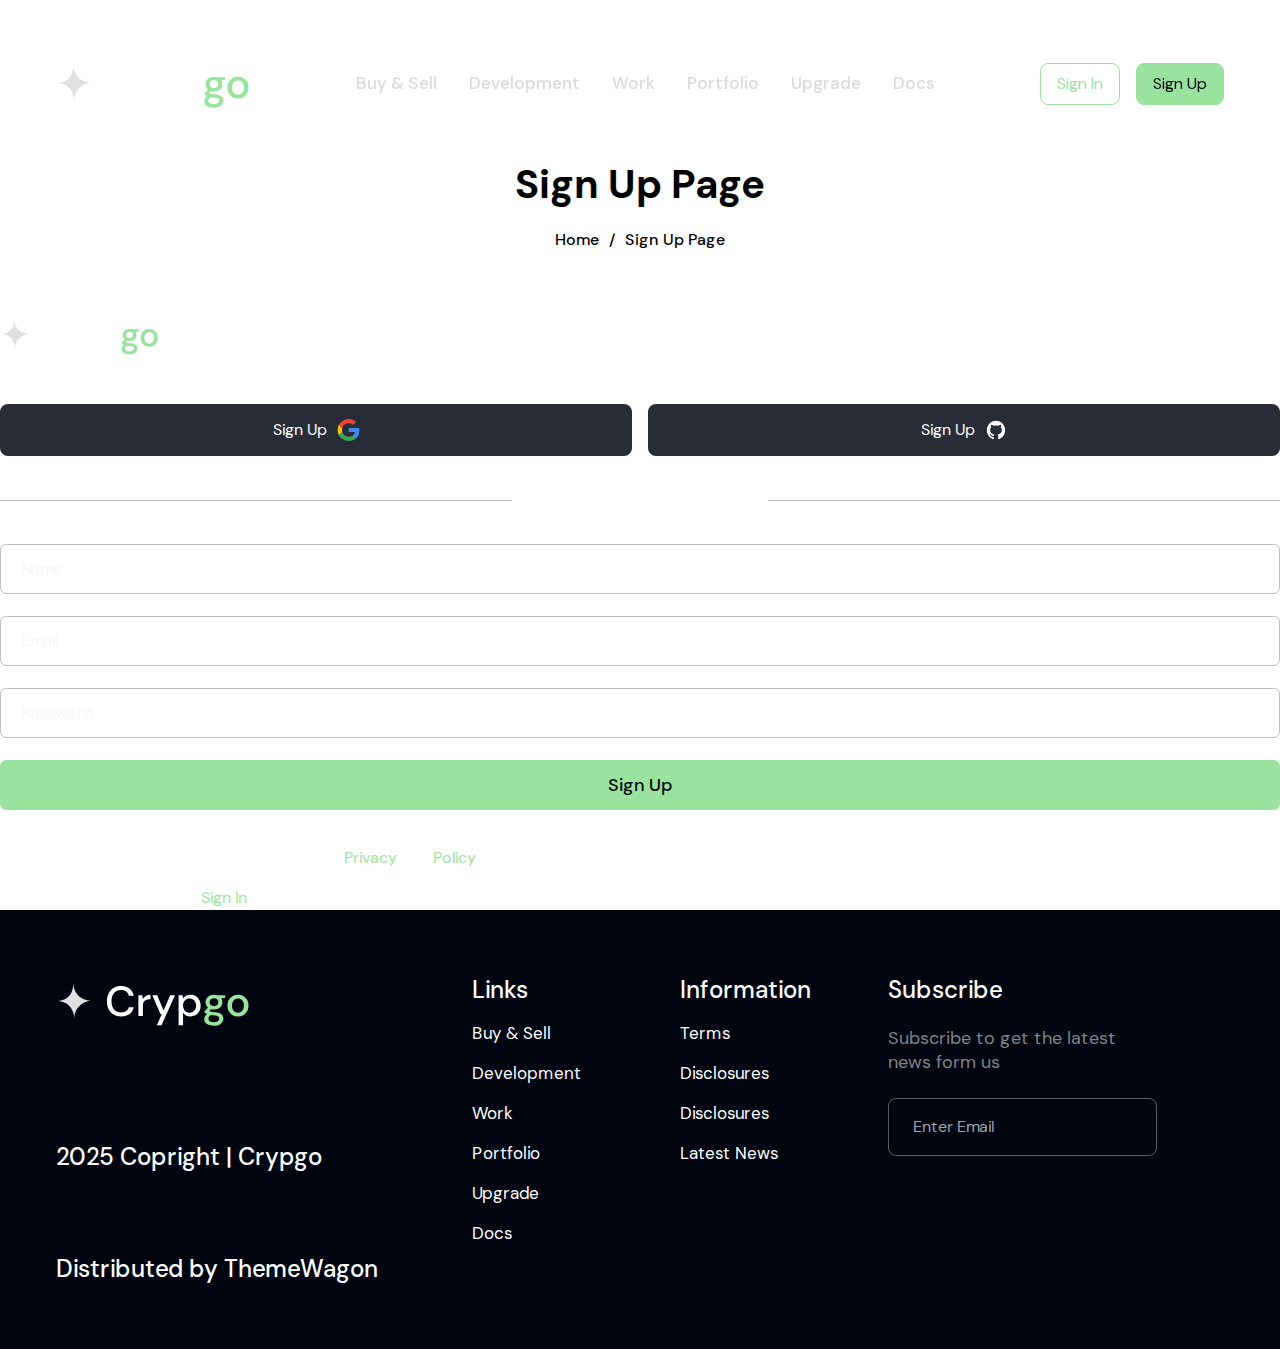
<file: signup.html>
<!DOCTYPE html><html lang="en"><head><meta charSet="utf-8"/><meta name="viewport" content="width=device-width, initial-scale=1"/><link rel="preload" href="/_next/static/media/9c18eba18d4baf22-s.p.woff2" as="font" crossorigin="" type="font/woff2"/><link rel="stylesheet" href="/_next/static/css/cb2d59d0a8512fcd.css" data-precedence="next"/><link rel="stylesheet" href="/_next/static/css/abc54ba35531bea9.css" data-precedence="next"/><link rel="preload" as="script" fetchPriority="low" href="/_next/static/chunks/webpack-86e72c6c1a08fae0.js"/><script src="/_next/static/chunks/fd9d1056-34ac56cb32b70ed4.js" async=""></script><script src="/_next/static/chunks/117-88396f0df4946903.js" async=""></script><script src="/_next/static/chunks/main-app-6c1ae78611a81e93.js" async=""></script><script src="/_next/static/chunks/609-3fca5e316b1be436.js" async=""></script><script src="/_next/static/chunks/643-e851eb016a4c1cd4.js" async=""></script><script src="/_next/static/chunks/app/(site)/(auth)/signup/page-1c8257314075028d.js" async=""></script><script src="/_next/static/chunks/646-80f14016d122df5a.js" async=""></script><script src="/_next/static/chunks/307-f9fd81eaab7369d6.js" async=""></script><script src="/_next/static/chunks/852-18d53a1f05ee8f88.js" async=""></script><script src="/_next/static/chunks/app/layout-6d5dda3561fdb3dd.js" async=""></script><script src="/_next/static/chunks/559-55d44a59073de62e.js" async=""></script><script src="/_next/static/chunks/app/page-5f56209167a93352.js" async=""></script><title>Sign Up | Property</title><link rel="icon" href="/favicon.ico" type="image/x-icon" sizes="30x32"/><meta name="next-size-adjust"/><script src="/_next/static/chunks/polyfills-42372ed130431b0a.js" noModule=""></script></head><body class="__className_989755"><script>!function(){try{var d=document.documentElement,c=d.classList;c.remove('light','dark');var e=localStorage.getItem('theme');if('system'===e||(!e&&true)){var t='(prefers-color-scheme: dark)',m=window.matchMedia(t);if(m.media!==t||m.matches){d.style.colorScheme = 'dark';c.add('dark')}else{d.style.colorScheme = 'light';c.add('light')}}else if(e){c.add(e|| '')}if(e==='light'||e==='dark')d.style.colorScheme=e}catch(e){}}()</script><div><header class="fixed top-0 z-40 w-full pb-5 transition-all duration-300 shadow-none md:pt-14 pt-5"><div class="lg:py-0 py-2"><div class="container mx-auto lg:max-w-screen-xl md:max-w-screen-md flex items-center justify-between px-4"><a href="/"><img alt="logo" loading="lazy" width="160" height="50" decoding="async" data-nimg="1" style="color:transparent;width:auto;height:auto" src="/images/logo/logo.svg"/></a><nav class="hidden lg:flex flex-grow items-center gap-8 justify-center"><div class="relative"><a class="text-17 flex font-medium hover:text-primary capitalized   text-muted " href="/#main-banner">Buy &amp; Sell</a></div><div class="relative"><a class="text-17 flex font-medium hover:text-primary capitalized   text-muted " href="/#development">Development</a></div><div class="relative"><a class="text-17 flex font-medium hover:text-primary capitalized   text-muted " href="/#work">Work</a></div><div class="relative"><a class="text-17 flex font-medium hover:text-primary capitalized   text-muted " href="/#portfolio">Portfolio</a></div><div class="relative"><a class="text-17 flex font-medium hover:text-primary capitalized   text-muted " href="/#upgrade">Upgrade</a></div><div class="relative"><a class="text-17 flex font-medium hover:text-primary capitalized   text-muted " href="/documentation#version">Docs</a></div></nav><div class="flex items-center gap-4"><a class="hidden lg:block bg-transparent text-primary border hover:bg-primary border-primary hover:text-darkmode px-4 py-2 rounded-lg" href="#">Sign In</a><a class="hidden lg:block bg-primary text-darkmode hover:bg-transparent hover:text-primary border border-primary px-4 py-2 rounded-lg" href="#">Sign Up</a><button class="block lg:hidden p-2 rounded-lg" aria-label="Toggle mobile menu"><span class="block w-6 h-0.5 bg-white"></span><span class="block w-6 h-0.5 bg-white mt-1.5"></span><span class="block w-6 h-0.5 bg-white mt-1.5"></span></button></div></div><div class="lg:hidden fixed top-0 right-0 h-full w-full bg-darkmode shadow-lg transform transition-transform duration-300 max-w-xs translate-x-full z-50"><div class="flex items-center justify-between p-4"><h2 class="text-lg font-bold text-midnight_text dark:text-midnight_text"><a href="/"><img alt="logo" loading="lazy" width="160" height="50" decoding="async" data-nimg="1" style="color:transparent;width:auto;height:auto" src="/images/logo/logo.svg"/></a></h2><button class="bg-[url(&#x27;/images/closed.svg&#x27;)] bg-no-repeat bg-contain w-5 h-5 absolute top-0 right-0 mr-8 mt-8 dark:invert" aria-label="Close menu Modal"></button></div><nav class="flex flex-col items-start p-4"><div class="relative w-full"><a class="flex items-center justify-between w-full py-2 text-muted focus:outline-none" href="/#main-banner">Buy &amp; Sell</a></div><div class="relative w-full"><a class="flex items-center justify-between w-full py-2 text-muted focus:outline-none" href="/#development">Development</a></div><div class="relative w-full"><a class="flex items-center justify-between w-full py-2 text-muted focus:outline-none" href="/#work">Work</a></div><div class="relative w-full"><a class="flex items-center justify-between w-full py-2 text-muted focus:outline-none" href="/#portfolio">Portfolio</a></div><div class="relative w-full"><a class="flex items-center justify-between w-full py-2 text-muted focus:outline-none" href="/#upgrade">Upgrade</a></div><div class="relative w-full"><a class="flex items-center justify-between w-full py-2 text-muted focus:outline-none" href="/documentation#version">Docs</a></div><div class="mt-4 flex flex-col space-y-4 w-full"><a class="bg-transparent border border-primary text-primary px-4 py-2 rounded-lg hover:bg-blue-600 hover:text-white" href="#">Sign In</a><a class="bg-primary text-white px-4 py-2 rounded-lg hover:bg-blue-700" href="#">Sign Up</a></div></nav></div></div></header><div class="dark:bg-darkmode relative z-10 overflow-hidden pb-[60px] pt-[120px] md:pt-[130px] lg:pt-[160px]"><div class="from-stroke/0 via-stroke to-stroke/0 dark:via-dark-3 absolute bottom-0 left-0 h-px w-full bg-gradient-to-r"></div><div class="container mx-auto"><div class="-mx-4 flex flex-wrap items-center"><div class="w-full px-4"><div class="text-center"><h1 class="text-black mb-4 text-3xl font-bold sm:text-4xl md:text-[40px] md:leading-[1.2] dark:text-white">Sign Up Page</h1><p class="text-black dark:text-black-6 mb-5 text-base"></p><ul class="flex items-center justify-center gap-[10px]"><li><a class="text-black flex items-center gap-[10px] text-base font-medium dark:text-white dark:text-opacity-50" href="/">Home</a></li><li><p class="text-body-color flex items-center gap-[10px] text-base font-medium"><span class="text-body-color dark:text-white dark:text-opacity-50"> / </span>Sign Up Page</p></li></ul></div></div></div></div></div><div class="mb-10 text-center mx-auto inline-block max-w-[160px]"><a href="/"><img alt="logo" loading="lazy" width="160" height="50" decoding="async" data-nimg="1" style="color:transparent;width:auto;height:auto" src="/images/logo/logo.svg"/></a></div><div class="flex gap-4"><button class="flex w-full items-center justify-center gap-2.5 rounded-lg p-3.5 hover:bg-slateGray bg-deepSlate text-white">Sign Up<svg width="23" height="22" viewBox="0 0 23 22" fill="none" xmlns="http://www.w3.org/2000/svg"><g clip-path="url(#clip0_709_8846)"><path d="M22.5001 11.2438C22.5134 10.4876 22.4338 9.73256 22.2629 8.995H11.7246V13.0771H17.9105C17.7933 13.7929 17.5296 14.478 17.1352 15.0914C16.7409 15.7047 16.224 16.2335 15.6158 16.646L15.5942 16.7827L18.9264 19.3124L19.1571 19.335C21.2772 17.4161 22.4997 14.5926 22.4997 11.2438" fill="#4285F4"></path><path d="M11.7245 22C14.755 22 17.2992 21.0221 19.1577 19.3355L15.6156 16.6464C14.6679 17.2944 13.3958 17.7467 11.7245 17.7467C10.3051 17.7385 8.92433 17.2926 7.77814 16.472C6.63195 15.6515 5.77851 14.4981 5.33892 13.1755L5.20737 13.1865L1.74255 15.8142L1.69727 15.9376C2.63043 17.7602 4.06252 19.2925 5.83341 20.3631C7.60429 21.4337 9.64416 22.0005 11.7249 22" fill="#34A853"></path><path d="M5.33889 13.1755C5.09338 12.4753 4.96669 11.7404 4.96388 11C4.9684 10.2608 5.09041 9.52685 5.32552 8.8245L5.31927 8.67868L1.81196 6.00867L1.69724 6.06214C0.910039 7.5938 0.5 9.28491 0.5 10.9999C0.5 12.7148 0.910039 14.406 1.69724 15.9376L5.33889 13.1755Z" fill="#FBBC05"></path><path d="M11.7249 4.25337C13.3333 4.22889 14.8888 4.8159 16.065 5.89121L19.2329 2.86003C17.2011 0.992106 14.5106 -0.0328008 11.7249 3.27798e-05C9.64418 -0.000452376 7.60433 0.566279 5.83345 1.63686C4.06256 2.70743 2.63046 4.23965 1.69727 6.06218L5.32684 8.82455C5.77077 7.50213 6.62703 6.34962 7.77491 5.5295C8.9228 4.70938 10.3044 4.26302 11.7249 4.25337Z" fill="#EB4335"></path></g><defs><clipPath id="clip0_709_8846"><rect width="22" height="22" fill="white" transform="translate(0.5)"></rect></clipPath></defs></svg></button><button class="flex w-full items-center justify-center gap-2.5 rounded-lg p-3.5 hover:bg-slateGray bg-deepSlate text-white">Sign Up<svg width="22" height="22" viewBox="0 0 22 22" fill="none" xmlns="http://www.w3.org/2000/svg"><path d="M10.9997 1.83331C5.93773 1.83331 1.83301 6.04119 1.83301 11.232C1.83301 15.3847 4.45954 18.9077 8.10178 20.1505C8.55988 20.2375 8.72811 19.9466 8.72811 19.6983C8.72811 19.4743 8.71956 18.7338 8.71567 17.9485C6.16541 18.517 5.6273 16.8395 5.6273 16.8395C5.21032 15.7532 4.60951 15.4644 4.60951 15.4644C3.77785 14.8811 4.6722 14.893 4.6722 14.893C5.59272 14.9593 6.07742 15.8615 6.07742 15.8615C6.89499 17.2984 8.22184 16.883 8.74493 16.6429C8.82718 16.0353 9.06478 15.6208 9.32694 15.3861C7.2909 15.1484 5.15051 14.3425 5.15051 10.7412C5.15051 9.71509 5.5086 8.87661 6.09503 8.21844C5.99984 7.98167 5.68611 7.02577 6.18382 5.73115C6.18382 5.73115 6.95358 5.47855 8.70532 6.69458C9.43648 6.48627 10.2207 6.3819 10.9997 6.37836C11.7787 6.3819 12.5635 6.48627 13.2961 6.69458C15.0457 5.47855 15.8145 5.73115 15.8145 5.73115C16.3134 7.02577 15.9995 7.98167 15.9043 8.21844C16.4921 8.87661 16.8477 9.715 16.8477 10.7412C16.8477 14.351 14.7033 15.146 12.662 15.3786C12.9909 15.6702 13.2838 16.2423 13.2838 17.1191C13.2838 18.3766 13.2732 19.3888 13.2732 19.6983C13.2732 19.9485 13.4382 20.2415 13.9028 20.1492C17.5431 18.905 20.1663 15.3833 20.1663 11.232C20.1663 6.04119 16.0621 1.83331 10.9997 1.83331Z" fill="currentColor"></path></svg></button></div><span class="z-1 relative my-8 block text-center before:content-[&#x27;&#x27;] before:absolute before:h-px before:w-40% before:bg-dark_border before:bg-opacity-60 before:left-0 before:top-3 after:content-[&#x27;&#x27;] after:absolute after:h-px after:w-40% after:bg-dark_border after:bg-opacity-60 after:top-3 after:right-0"><span class="text-body-secondary relative z-10 inline-block px-3 text-base text-white">OR</span></span><form><div class="mb-[22px]"><input type="text" placeholder="Name" required="" class="w-full rounded-md border border-dark_border border-opacity-60 border-solid bg-transparent px-5 py-3 text-base text-dark outline-none transition placeholder:text-grey focus:border-primary focus-visible:shadow-none text-white dark:focus:border-primary" name="name"/></div><div class="mb-[22px]"><input type="email" placeholder="Email" required="" class="w-full rounded-md border border-dark_border border-opacity-60 border-solid bg-transparent px-5 py-3 text-base text-dark outline-none transition placeholder:text-grey focus:border-primary focus-visible:shadow-none text-white dark:focus:border-primary" name="email"/></div><div class="mb-[22px]"><input type="password" placeholder="Password" required="" class="w-full rounded-md border border-dark_border border-opacity-60 border-solid bg-transparent px-5 py-3 text-base text-dark outline-none transition placeholder:text-grey focus:border-primary focus-visible:shadow-none text-white dark:focus:border-primary" name="password"/></div><div class="mb-9"><button type="submit" class="flex w-full items-center text-18 font-medium justify-center rounded-md bg-primary px-5 py-3 text-darkmode transition duration-300 ease-in-out hover:bg-transparent hover:text-primary border-primary border ">Sign Up </button></div></form><p class="text-body-secondary mb-4 text-white text-base">By creating an account you are agree with our<!-- --> <a href="/#" class="text-primary hover:underline">Privacy</a> <!-- -->and<!-- --> <a href="/#" class="text-primary hover:underline">Policy</a></p><p class="text-body-secondary text-white text-base">Already have an account?<a class="pl-2 text-primary hover:underline" href="/">Sign In</a></p><footer class="pt-16 bg-darkmode"><div class="container mx-auto lg:max-w-screen-xl md:max-w-screen-md px-4"><div class="grid grid-cols-1 sm:grid-cols-12 lg:gap-20 md:gap-6 sm:gap-12 gap-6  pb-16"><div class="lg:col-span-4 md:col-span-6 col-span-6"><a href="/"><img alt="logo" loading="lazy" width="160" height="50" decoding="async" data-nimg="1" style="color:transparent;width:auto;height:auto" src="/images/logo/logo.svg"/></a><div class="flex gap-6 items-center mt-8"><a class="group" href="#"><span></span></a><a class="group" href="#"><span></span></a><a class="group" href="#"><span></span></a></div><h3 class="text-white text-24 font-medium sm:mt-20 mt-12">2025 Copright | Crypgo</h3><h3 class="text-white text-24 font-medium sm:mt-20 mt-12">Distributed by <a href="https://themewagon.com" target="_blank">ThemeWagon</a></h3></div><div class="lg:col-span-2 md:col-span-3 col-span-6"><h4 class="text-white mb-4 font-medium text-24">Links</h4><ul><li class="pb-4"><a class="text-white hover:text-primary text-17" href="/#main-banner">Buy &amp; Sell</a></li><li class="pb-4"><a class="text-white hover:text-primary text-17" href="/#development">Development</a></li><li class="pb-4"><a class="text-white hover:text-primary text-17" href="/#work">Work</a></li><li class="pb-4"><a class="text-white hover:text-primary text-17" href="/#portfolio">Portfolio</a></li><li class="pb-4"><a class="text-white hover:text-primary text-17" href="/#upgrade">Upgrade</a></li><li class="pb-4"><a class="text-white hover:text-primary text-17" href="/documentation#version">Docs</a></li></ul></div><div class="lg:col-span-2 md:col-span-3 col-span-6"><h4 class="text-white mb-4 font-medium text-24">Information</h4><ul><li class="pb-4"><a class="text-white hover:text-primary text-17" href="#">Terms</a></li><li class="pb-4"><a class="text-white hover:text-primary text-17" href="#">Disclosures</a></li><li class="pb-4"><a class="text-white hover:text-primary text-17" href="#">Disclosures</a></li><li class="pb-4"><a class="text-white hover:text-primary text-17" href="#">Latest News</a></li></ul></div><div class="lg:col-span-4 md:col-span-4 col-span-6"><h3 class="text-white text-24 font-medium">Subscribe</h3><p class="text-muted text-opacity-60 text-18 mt-5">Subscribe to get the latest<br/> news form us</p><div class="relative lg:w-80%"><input type="email" id="mail" placeholder="Enter Email" class="bg-transparent border border-dark_border border-opacity-60 py-4 text-white rounded-lg w-full mt-6 px-6" name="mail"/><span></span></div></div></div></div></footer></div><div class="fixed bottom-8 right-8 z-[999]"></div><script src="/_next/static/chunks/webpack-86e72c6c1a08fae0.js" async=""></script><script>(self.__next_f=self.__next_f||[]).push([0]);self.__next_f.push([2,null])</script><script>self.__next_f.push([1,"1:HL[\"/_next/static/media/9c18eba18d4baf22-s.p.woff2\",\"font\",{\"crossOrigin\":\"\",\"type\":\"font/woff2\"}]\n2:HL[\"/_next/static/css/cb2d59d0a8512fcd.css\",\"style\"]\n3:HL[\"/_next/static/css/abc54ba35531bea9.css\",\"style\"]\n"])</script><script>self.__next_f.push([1,"4:I[2846,[],\"\"]\n6:I[2972,[\"609\",\"static/chunks/609-3fca5e316b1be436.js\",\"643\",\"static/chunks/643-e851eb016a4c1cd4.js\",\"414\",\"static/chunks/app/(site)/(auth)/signup/page-1c8257314075028d.js\"],\"\"]\n7:I[5317,[\"609\",\"static/chunks/609-3fca5e316b1be436.js\",\"643\",\"static/chunks/643-e851eb016a4c1cd4.js\",\"414\",\"static/chunks/app/(site)/(auth)/signup/page-1c8257314075028d.js\"],\"default\"]\n8:I[4707,[],\"\"]\n9:I[6423,[],\"\"]\na:I[5922,[\"609\",\"static/chunks/609-3fca5e316b1be436.js\",\"643\",\"static/chunks/643-e851eb016a4c1cd4.js\",\"646\",\"static/chunks/646-80f14016d122df5a.js\",\"307\",\"static/chunks/307-f9fd81eaab7369d6.js\",\"852\",\"static/chunks/852-18d53a1f05ee8f88.js\",\"185\",\"static/chunks/app/layout-6d5dda3561fdb3dd.js\"],\"ThemeProvider\"]\nb:I[8694,[\"609\",\"static/chunks/609-3fca5e316b1be436.js\",\"643\",\"static/chunks/643-e851eb016a4c1cd4.js\",\"646\",\"static/chunks/646-80f14016d122df5a.js\",\"307\",\"static/chunks/307-f9fd81eaab7369d6.js\",\"852\",\"static/chunks/852-18d53a1f05ee8f88.js\",\"185\",\"static/chunks/app/layout-6d5dda3561fdb3dd.js\"],\"default\"]\nc:I[3355,[\"609\",\"static/chunks/609-3fca5e316b1be436.js\",\"643\",\"static/chunks/643-e851eb016a4c1cd4.js\",\"646\",\"static/chunks/646-80f14016d122df5a.js\",\"307\",\"static/chunks/307-f9fd81eaab7369d6.js\",\"852\",\"static/chunks/852-18d53a1f05ee8f88.js\",\"185\",\"static/chunks/app/layout-6d5dda3561fdb3dd.js\"],\"default\"]\nd:I[5878,[\"609\",\"static/chunks/609-3fca5e316b1be436.js\",\"643\",\"static/chunks/643-e851eb016a4c1cd4.js\",\"646\",\"static/chunks/646-80f14016d122df5a.js\",\"559\",\"static/chunks/559-55d44a59073de62e.js\",\"931\",\"static/chunks/app/page-5f56209167a93352.js\"],\"Image\"]\n11:I[9646,[\"609\",\"static/chunks/609-3fca5e316b1be436.js\",\"643\",\"static/chunks/643-e851eb016a4c1cd4.js\",\"646\",\"static/chunks/646-80f14016d122df5a.js\",\"559\",\"static/chunks/559-55d44a59073de62e.js\",\"931\",\"static/chunks/app/page-5f56209167a93352.js\"],\"Icon\"]\n12:I[8424,[\"609\",\"static/chunks/609-3fca5e316b1be436.js\",\"643\",\"static/chunks/643-e851eb016a4c1cd4.js\",\"646\",\"static/chunks/646-80f14016d122df5a.js\",\"307\",\"static/chunks/307-f9fd81eaab7369d6.js\",\"852\",\"st"])</script><script>self.__next_f.push([1,"atic/chunks/852-18d53a1f05ee8f88.js\",\"185\",\"static/chunks/app/layout-6d5dda3561fdb3dd.js\"],\"default\"]\n14:I[1060,[],\"\"]\ne:T151e,"])</script><script>self.__next_f.push([1,"M80.4688 65C80.4688 73.724 78.8151 81.1458 75.5078 87.2656C72.2266 93.3854 67.7474 98.0599 62.0703 101.289C56.4193 104.492 50.0651 106.094 43.0078 106.094C35.8984 106.094 29.5182 104.479 23.8672 101.25C18.2161 98.0208 13.75 93.3464 10.4688 87.2266C7.1875 81.1068 5.54688 73.6979 5.54688 65C5.54688 56.276 7.1875 48.8542 10.4688 42.7344C13.75 36.6146 18.2161 31.9531 23.8672 28.75C29.5182 25.5208 35.8984 23.9062 43.0078 23.9062C50.0651 23.9062 56.4193 25.5208 62.0703 28.75C67.7474 31.9531 72.2266 36.6146 75.5078 42.7344C78.8151 48.8542 80.4688 56.276 80.4688 65ZM63.3203 65C63.3203 59.349 62.474 54.5833 60.7812 50.7031C59.1146 46.8229 56.7578 43.8802 53.7109 41.875C50.6641 39.8698 47.0964 38.8672 43.0078 38.8672C38.9193 38.8672 35.3516 39.8698 32.3047 41.875C29.2578 43.8802 26.888 46.8229 25.1953 50.7031C23.5286 54.5833 22.6953 59.349 22.6953 65C22.6953 70.651 23.5286 75.4167 25.1953 79.2969C26.888 83.1771 29.2578 86.1198 32.3047 88.125C35.3516 90.1302 38.9193 91.1328 43.0078 91.1328C47.0964 91.1328 50.6641 90.1302 53.7109 88.125C56.7578 86.1198 59.1146 83.1771 60.7812 79.2969C62.474 75.4167 63.3203 70.651 63.3203 65ZM92.6855 127.5V45H109.092V55.0781H109.834C110.563 53.4635 111.618 51.8229 112.998 50.1562C114.404 48.4635 116.227 47.0573 118.467 45.9375C120.732 44.7917 123.545 44.2188 126.904 44.2188C131.279 44.2188 135.316 45.3646 139.014 47.6563C142.712 49.9219 145.667 53.3464 147.881 57.9297C150.094 62.487 151.201 68.2031 151.201 75.0781C151.201 81.7708 150.12 87.4219 147.959 92.0312C145.824 96.6146 142.907 100.091 139.209 102.461C135.537 104.805 131.423 105.977 126.865 105.977C123.636 105.977 120.889 105.443 118.623 104.375C116.383 103.307 114.548 101.966 113.115 100.352C111.683 98.7109 110.589 97.0573 109.834 95.3906H109.326V127.5H92.6855ZM108.975 75C108.975 78.5677 109.469 81.6797 110.459 84.3359C111.449 86.9922 112.881 89.0625 114.756 90.5469C116.631 92.0052 118.91 92.7344 121.592 92.7344C124.3 92.7344 126.592 91.9922 128.467 90.5078C130.342 88.9974 131.761 86.9141 132.725 84.2578C133.714 81.5755 134.209 78.4896 134.209 75C134.209 71.5365 133.727 68.4896 132.764 65.8594C131.8 63.2292 130.381 61.1719 128.506 59.6875C126.631 58.2031 124.326 57.4609 121.592 57.4609C118.883 57.4609 116.592 58.1771 114.717 59.6094C112.868 61.0417 111.449 63.0729 110.459 65.7031C109.469 68.3333 108.975 71.4323 108.975 75ZM162.295 127.5V45H178.701V55.0781H179.443C180.173 53.4635 181.227 51.8229 182.607 50.1562C184.014 48.4635 185.837 47.0573 188.076 45.9375C190.342 44.7917 193.154 44.2188 196.514 44.2188C200.889 44.2188 204.925 45.3646 208.623 47.6563C212.321 49.9219 215.277 53.3464 217.49 57.9297C219.704 62.487 220.811 68.2031 220.811 75.0781C220.811 81.7708 219.73 87.4219 217.568 92.0312C215.433 96.6146 212.516 100.091 208.818 102.461C205.146 104.805 201.032 105.977 196.475 105.977C193.245 105.977 190.498 105.443 188.232 104.375C185.993 103.307 184.157 101.966 182.725 100.352C181.292 98.7109 180.199 97.0573 179.443 95.3906H178.936V127.5H162.295ZM178.584 75C178.584 78.5677 179.079 81.6797 180.068 84.3359C181.058 86.9922 182.49 89.0625 184.365 90.5469C186.24 92.0052 188.519 92.7344 191.201 92.7344C193.91 92.7344 196.201 91.9922 198.076 90.5078C199.951 88.9974 201.37 86.9141 202.334 84.2578C203.324 81.5755 203.818 78.4896 203.818 75C203.818 71.5365 203.337 68.4896 202.373 65.8594C201.41 63.2292 199.99 61.1719 198.115 59.6875C196.24 58.2031 193.936 57.4609 191.201 57.4609C188.493 57.4609 186.201 58.1771 184.326 59.6094C182.477 61.0417 181.058 63.0729 180.068 65.7031C179.079 68.3333 178.584 71.4323 178.584 75ZM281.826 62.1094L266.592 63.0469C266.331 61.7448 265.771 60.5729 264.912 59.5312C264.053 58.4635 262.92 57.6172 261.514 56.9922C260.133 56.3411 258.48 56.0156 256.553 56.0156C253.975 56.0156 251.8 56.5625 250.029 57.6562C248.258 58.724 247.373 60.1562 247.373 61.9531C247.373 63.3854 247.946 64.5964 249.092 65.5859C250.238 66.5755 252.204 67.3698 254.99 67.9687L265.85 70.1562C271.683 71.3542 276.032 73.2812 278.896 75.9375C281.761 78.5937 283.193 82.0833 283.193 86.4062C283.193 90.3385 282.035 93.7891 279.717 96.7578C277.425 99.7266 274.274 102.044 270.264 103.711C266.279 105.352 261.683 106.172 256.475 106.172C248.532 106.172 242.204 104.518 237.49 101.211C232.803 97.8776 230.055 93.3464 229.248 87.6172L245.615 86.7578C246.11 89.1797 247.308 91.0286 249.209 92.3047C251.11 93.5547 253.545 94.1797 256.514 94.1797C259.43 94.1797 261.774 93.6198 263.545 92.5C265.342 91.3542 266.253 89.8828 266.279 88.0859C266.253 86.5755 265.615 85.3385 264.365 84.375C263.115 83.3854 261.188 82.6302 258.584 82.1094L248.193 80.0391C242.334 78.8672 237.972 76.8359 235.107 73.9453C232.269 71.0547 230.85 67.3698 230.85 62.8906C230.85 59.0365 231.891 55.7161 233.975 52.9297C236.084 50.1432 239.04 47.9948 242.842 46.4844C246.67 44.974 251.149 44.2188 256.279 44.2188C263.857 44.2188 269.821 45.8203 274.17 49.0234C278.545 52.2266 281.097 56.5885 281.826 62.1094ZM313.555 25L312.031 81.0156H297.734L296.172 25H313.555ZM304.883 106.016C302.305 106.016 300.091 105.104 298.242 103.281C296.393 101.432 295.482 99.2187 295.508 96.6406C295.482 94.0885 296.393 91.901 298.242 90.0781C300.091 88.2552 302.305 87.3437 304.883 87.3437C307.357 87.3437 309.531 88.2552 311.406 90.0781C313.281 91.901 314.232 94.0885 314.258 96.6406C314.232 98.3594 313.776 99.9349 312.891 101.367C312.031 102.773 310.898 103.906 309.492 104.766C308.086 105.599 306.549 106.016 304.883 106.016Z"])</script><script>self.__next_f.push([1,"f:T555d,"])</script><script>self.__next_f.push([1,"M75.5078 87.2656L74.6281 86.7902L74.6265 86.7931L75.5078 87.2656ZM62.0703 101.289L62.5634 102.159L62.5647 102.158L62.0703 101.289ZM23.8672 101.25L24.3633 100.382L23.8672 101.25ZM10.4688 87.2266L9.58744 87.6991L10.4688 87.2266ZM10.4688 42.7344L11.3501 43.2069L10.4688 42.7344ZM23.8672 28.75L24.3603 29.62L24.3633 29.6182L23.8672 28.75ZM62.0703 28.75L61.5742 29.6183L61.5789 29.6209L62.0703 28.75ZM75.5078 42.7344L74.6265 43.2069L74.6281 43.2098L75.5078 42.7344ZM60.7812 50.7031L59.8624 51.0978L59.8647 51.103L60.7812 50.7031ZM53.7109 41.875L53.1612 42.7103L53.7109 41.875ZM32.3047 41.875L32.8544 42.7103L32.3047 41.875ZM25.1953 50.7031L24.2787 50.3033L24.2765 50.3085L25.1953 50.7031ZM25.1953 79.2969L24.2765 79.6915L24.2787 79.6967L25.1953 79.2969ZM32.3047 88.125L32.8544 87.2897L32.3047 88.125ZM53.7109 88.125L53.1612 87.2897L53.7109 88.125ZM60.7812 79.2969L59.8647 78.897L59.8624 78.9022L60.7812 79.2969ZM79.4688 65C79.4688 73.5994 77.8388 80.849 74.6281 86.7902L76.3876 87.7411C79.7914 81.4427 81.4688 73.8486 81.4688 65H79.4688ZM74.6265 86.7931C71.4284 92.7578 67.0787 97.2898 61.5759 100.42L62.5647 102.158C68.4161 98.83 73.0247 94.013 76.3891 87.7382L74.6265 86.7931ZM61.5772 100.419C56.0894 103.53 49.9076 105.094 43.0078 105.094V107.094C50.2226 107.094 56.7492 105.455 62.5634 102.159L61.5772 100.419ZM43.0078 105.094C36.0559 105.094 29.8495 103.517 24.3633 100.382L23.371 102.118C29.1869 105.442 35.7409 107.094 43.0078 107.094V105.094ZM24.3633 100.382C18.8863 97.252 14.5488 92.7199 11.3501 86.754L9.58744 87.6991C12.9512 93.9728 17.546 98.7896 23.371 102.118L24.3633 100.382ZM11.3501 86.754C8.16399 80.8118 6.54688 73.5739 6.54688 65H4.54688C4.54688 73.8219 6.21101 81.4018 9.58744 87.6991L11.3501 86.754ZM6.54688 65C6.54688 56.3995 8.1642 49.1488 11.3501 43.2069L9.58744 42.2618C6.2108 48.5595 4.54688 56.1526 4.54688 65H6.54688ZM11.3501 43.2069C14.5485 37.2416 18.8851 32.7234 24.3603 29.62L23.3741 27.88C17.5472 31.1828 12.9515 35.9876 9.58744 42.2618L11.3501 43.2069ZM24.3633 29.6182C29.8495 26.4833 36.0559 24.9062 43.0078 24.9062V22.9062C35.7409 22.9062 29.1869 24.5584 23.371 27.8818L24.3633 29.6182ZM43.0078 24.9062C49.9062 24.9062 56.0868 26.4826 61.5742 29.6182L62.5665 27.8818C56.7517 24.559 50.224 22.9062 43.0078 22.9062V24.9062ZM61.5789 29.6209C67.08 32.7247 71.4287 37.2428 74.6265 43.2069L76.3891 42.2618C73.0244 35.9864 68.4148 31.1815 62.5617 27.8791L61.5789 29.6209ZM74.6281 43.2098C77.8388 49.151 79.4688 56.4006 79.4688 65H81.4688C81.4688 56.1514 79.7914 48.5573 76.3876 42.2589L74.6281 43.2098ZM64.3203 65C64.3203 59.255 63.4607 54.3443 61.6978 50.3033L59.8647 51.103C61.4872 54.8224 62.3203 59.4429 62.3203 65H64.3203ZM61.7001 50.3085C59.9687 46.2775 57.4956 43.1687 54.2607 41.0397L53.1612 42.7103C56.02 44.5918 58.2605 47.3683 59.8624 51.0978L61.7001 50.3085ZM54.2607 41.0397C51.0313 38.9143 47.2673 37.8672 43.0078 37.8672V39.8672C46.9254 39.8672 50.2968 40.8252 53.1612 42.7103L54.2607 41.0397ZM43.0078 37.8672C38.7483 37.8672 34.9843 38.9143 31.7549 41.0397L32.8544 42.7103C35.7188 40.8252 39.0902 39.8672 43.0078 39.8672V37.8672ZM31.7549 41.0397C28.5215 43.1677 26.0362 46.2746 24.2787 50.3033L26.1119 51.103C27.7398 47.3712 29.9941 44.5927 32.8544 42.7103L31.7549 41.0397ZM24.2765 50.3085C22.5414 54.3479 21.6953 59.2567 21.6953 65H23.6953C23.6953 59.4413 24.5158 54.8188 26.1141 51.0978L24.2765 50.3085ZM21.6953 65C21.6953 70.7433 22.5414 75.6521 24.2765 79.6915L26.1141 78.9022C24.5158 75.1812 23.6953 70.5587 23.6953 65H21.6953ZM24.2787 79.6967C26.0362 83.7254 28.5215 86.8323 31.7549 88.9603L32.8544 87.2897C29.9941 85.4073 27.7398 82.6288 26.1119 78.897L24.2787 79.6967ZM31.7549 88.9603C34.9843 91.0857 38.7483 92.1328 43.0078 92.1328V90.1328C39.0902 90.1328 35.7188 89.1748 32.8544 87.2897L31.7549 88.9603ZM43.0078 92.1328C47.2673 92.1328 51.0313 91.0857 54.2607 88.9603L53.1612 87.2897C50.2968 89.1748 46.9254 90.1328 43.0078 90.1328V92.1328ZM54.2607 88.9603C57.4956 86.8313 59.9687 83.7225 61.7001 79.6915L59.8624 78.9022C58.2605 82.6317 56.02 85.4082 53.1612 87.2897L54.2607 88.9603ZM61.6978 79.6967C63.4607 75.6557 64.3203 70.745 64.3203 65H62.3203C62.3203 70.5571 61.4872 75.1776 59.8647 78.897L61.6978 79.6967ZM92.6855 127.5H91.6855V128.5H92.6855V127.5ZM92.6855 45V44H91.6855V45H92.6855ZM109.092 45H110.092V44H109.092V45ZM109.092 55.0781H108.092V56.0781H109.092V55.0781ZM109.834 55.0781V56.0781H110.48L110.745 55.4897L109.834 55.0781ZM112.998 50.1562L112.229 49.5172L112.228 49.5184L112.998 50.1562ZM118.467 45.9375L118.914 46.8319L118.918 46.8299L118.467 45.9375ZM139.014 47.6562L138.487 48.5063L138.491 48.5089L139.014 47.6562ZM147.881 57.9297L146.98 58.3646L146.981 58.3666L147.881 57.9297ZM147.959 92.0312L147.054 91.6067L147.053 91.6089L147.959 92.0312ZM139.209 102.461L139.747 103.304L139.749 103.303L139.209 102.461ZM118.623 104.375L118.193 105.278L118.197 105.28L118.623 104.375ZM113.115 100.352L112.362 101.009L112.367 101.015L113.115 100.352ZM109.834 95.3906L110.745 94.9779L110.479 94.3906H109.834V95.3906ZM109.326 95.3906V94.3906H108.326V95.3906H109.326ZM109.326 127.5V128.5H110.326V127.5H109.326ZM114.756 90.5469L114.135 91.3309L114.142 91.3362L114.756 90.5469ZM128.467 90.5078L129.088 91.2919L129.094 91.2866L128.467 90.5078ZM132.725 84.2578L131.786 83.9117L131.785 83.9168L132.725 84.2578ZM132.764 65.8594L133.703 65.5154V65.5154L132.764 65.8594ZM128.506 59.6875L129.127 58.9035L128.506 59.6875ZM114.717 59.6094L114.11 58.8147L114.104 58.8188L114.717 59.6094ZM110.459 65.7031L109.523 65.351L110.459 65.7031ZM93.6855 127.5V45H91.6855V127.5H93.6855ZM92.6855 46H109.092V44H92.6855V46ZM108.092 45V55.0781H110.092V45H108.092ZM109.092 56.0781H109.834V54.0781H109.092V56.0781ZM110.745 55.4897C111.431 53.9721 112.433 52.4066 113.768 50.7941L112.228 49.5184C110.803 51.2393 109.696 52.955 108.923 54.6665L110.745 55.4897ZM113.767 50.7953C115.074 49.2228 116.781 47.8983 118.914 46.8319L118.02 45.0431C115.673 46.2163 113.735 47.7043 112.229 49.5172L113.767 50.7953ZM118.918 46.8299C121.006 45.7739 123.653 45.2188 126.904 45.2188V43.2188C123.437 43.2188 120.459 43.8095 118.015 45.0451L118.918 46.8299ZM126.904 45.2188C131.094 45.2188 134.948 46.3132 138.487 48.5063L139.54 46.8062C135.683 44.4159 131.464 43.2188 126.904 43.2188V45.2188ZM138.491 48.5089C141.999 50.6581 144.835 53.9234 146.98 58.3646L148.781 57.4948C146.499 52.7694 143.424 49.1857 139.536 46.8036L138.491 48.5089ZM146.981 58.3666C149.11 62.7481 150.201 68.3032 150.201 75.0781H152.201C152.201 68.103 151.079 62.2258 148.78 57.4928L146.981 58.3666ZM150.201 75.0781C150.201 81.6683 149.136 87.1651 147.054 91.6067L148.864 92.4558C151.105 87.6787 152.201 81.8734 152.201 75.0781H150.201ZM147.053 91.6089C144.985 96.047 142.185 99.3662 138.669 101.619L139.749 103.303C143.629 100.816 146.662 97.1822 148.865 92.4536L147.053 91.6089ZM138.671 101.618C135.167 103.854 131.241 104.977 126.865 104.977V106.977C131.604 106.977 135.907 105.755 139.747 103.304L138.671 101.618ZM126.865 104.977C123.742 104.977 121.149 104.46 119.049 103.47L118.197 105.28C120.628 106.426 123.53 106.977 126.865 106.977V104.977ZM119.053 103.472C116.917 102.454 115.194 101.189 113.863 99.688L112.367 101.015C113.901 102.744 115.85 104.161 118.193 105.278L119.053 103.472ZM113.869 99.6939C112.489 98.1133 111.453 96.5407 110.745 94.9779L108.923 95.8034C109.725 97.5739 110.877 99.3086 112.362 101.009L113.869 99.6939ZM109.834 94.3906H109.326V96.3906H109.834V94.3906ZM108.326 95.3906V127.5H110.326V95.3906H108.326ZM109.326 126.5H92.6855V128.5H109.326V126.5ZM107.975 75C107.975 78.6573 108.482 81.8924 109.522 84.685L111.396 83.9868C110.457 81.467 109.975 78.4781 109.975 75H107.975ZM109.522 84.685C110.563 87.4804 112.092 89.7137 114.135 91.3309L115.377 89.7628C113.669 88.4113 112.334 86.5039 111.396 83.9868L109.522 84.685ZM114.142 91.3362C116.215 92.9486 118.717 93.7344 121.592 93.7344V91.7344C119.102 91.7344 117.047 91.0619 115.37 89.7575L114.142 91.3362ZM121.592 93.7344C124.494 93.7344 127.013 92.9344 129.087 91.2919L127.846 89.7238C126.171 91.0499 124.106 91.7344 121.592 91.7344V93.7344ZM129.094 91.2866C131.134 89.643 132.65 87.3966 133.665 84.5988L131.785 83.9168C130.872 86.4315 129.549 88.3518 127.839 89.7291L129.094 91.2866ZM133.663 84.6039C134.701 81.7894 135.209 78.5825 135.209 75H133.209C133.209 78.3967 132.727 81.3616 131.786 83.9117L133.663 84.6039ZM135.209 75C135.209 71.4458 134.715 68.2784 133.703 65.5154L131.825 66.2034C132.74 68.7008 133.209 71.6271 133.209 75H135.209ZM133.703 65.5154C132.687 62.742 131.169 60.5207 129.127 58.9035L127.885 60.4715C129.592 61.823 130.914 63.7163 131.825 66.2034L133.703 65.5154ZM129.127 58.9035C127.05 57.2595 124.518 56.4609 121.592 56.4609V58.4609C124.135 58.4609 126.212 59.1467 127.885 60.4715L129.127 58.9035ZM121.592 56.4609C118.698 56.4609 116.184 57.23 114.11 58.8147L115.324 60.404C116.999 59.1241 119.069 58.4609 121.592 58.4609V56.4609ZM114.104 58.8188C112.082 60.3855 110.565 62.5827 109.523 65.351L111.395 66.0553C112.333 63.5632 113.654 61.6979 115.329 60.3999L114.104 58.8188ZM109.523 65.351C108.481 68.1195 107.975 71.343 107.975 75H109.975C109.975 71.5216 110.457 68.5471 111.395 66.0553L109.523 65.351ZM162.295 127.5H161.295V128.5H162.295V127.5ZM162.295 45V44H161.295V45H162.295ZM178.701 45H179.701V44H178.701V45ZM178.701 55.0781H177.701V56.0781H178.701V55.0781ZM179.443 55.0781V56.0781H180.089L180.355 55.4897L179.443 55.0781ZM182.607 50.1562L181.838 49.5172L181.837 49.5184L182.607 50.1562ZM188.076 45.9375L188.523 46.8319L188.527 46.8299L188.076 45.9375ZM208.623 47.6562L208.096 48.5063L208.101 48.5089L208.623 47.6562ZM217.49 57.9297L216.59 58.3646L216.591 58.3666L217.49 57.9297ZM217.568 92.0312L216.663 91.6067L216.662 91.6089L217.568 92.0312ZM208.818 102.461L209.356 103.304L209.358 103.303L208.818 102.461ZM188.232 104.375L187.802 105.278L187.806 105.28L188.232 104.375ZM182.725 100.352L181.971 101.009L181.977 101.015L182.725 100.352ZM179.443 95.3906L180.354 94.9779L180.088 94.3906H179.443V95.3906ZM178.936 95.3906V94.3906H177.936V95.3906H178.936ZM178.936 127.5V128.5H179.936V127.5H178.936ZM184.365 90.5469L183.745 91.3309L183.751 91.3362L184.365 90.5469ZM198.076 90.5078L198.697 91.2919L198.704 91.2866L198.076 90.5078ZM202.334 84.2578L201.396 83.9117L201.394 83.9168L202.334 84.2578ZM202.373 65.8594L203.312 65.5154V65.5154L202.373 65.8594ZM198.115 59.6875L198.736 58.9035L198.115 59.6875ZM184.326 59.6094L183.719 58.8147L183.714 58.8188L184.326 59.6094ZM180.068 65.7031L179.132 65.351L180.068 65.7031ZM163.295 127.5V45H161.295V127.5H163.295ZM162.295 46H178.701V44H162.295V46ZM177.701 45V55.0781H179.701V45H177.701ZM178.701 56.0781H179.443V54.0781H178.701V56.0781ZM180.355 55.4897C181.04 53.9721 182.042 52.4066 183.378 50.7941L181.837 49.5184C180.412 51.2393 179.305 52.955 178.532 54.6665L180.355 55.4897ZM183.377 50.7953C184.683 49.2228 186.391 47.8983 188.523 46.8319L187.629 45.0431C185.283 46.2163 183.344 47.7043 181.838 49.5172L183.377 50.7953ZM188.527 46.8299C190.615 45.7739 193.262 45.2188 196.514 45.2188V43.2188C193.046 43.2188 190.068 43.8095 187.625 45.0451L188.527 46.8299ZM196.514 45.2188C200.704 45.2188 204.558 46.3132 208.096 48.5063L209.15 46.8062C205.293 44.4159 201.074 43.2188 196.514 43.2188V45.2188ZM208.101 48.5089C211.608 50.6581 214.445 53.9234 216.59 58.3646L218.391 57.4948C216.109 52.7694 213.034 49.1857 209.145 46.8036L208.101 48.5089ZM216.591 58.3666C218.719 62.7481 219.811 68.3032 219.811 75.0781H221.811C221.811 68.103 220.689 62.2258 218.39 57.4928L216.591 58.3666ZM219.811 75.0781C219.811 81.6683 218.746 87.1651 216.663 91.6067L218.474 92.4558C220.714 87.6787 221.811 81.8734 221.811 75.0781H219.811ZM216.662 91.6089C214.594 96.047 211.794 99.3662 208.279 101.619L209.358 103.303C213.238 100.816 216.272 97.1822 218.475 92.4536L216.662 91.6089ZM208.28 101.618C204.777 103.854 200.851 104.977 196.475 104.977V106.977C201.213 106.977 205.516 105.755 209.356 103.304L208.28 101.618ZM196.475 104.977C193.352 104.977 190.758 104.46 188.659 103.47L187.806 105.28C190.238 106.426 193.139 106.977 196.475 106.977V104.977ZM188.663 103.472C186.526 102.454 184.804 101.189 183.473 99.688L181.977 101.015C183.51 102.744 185.46 104.161 187.802 105.278L188.663 103.472ZM183.478 99.6939C182.098 98.1133 181.062 96.5407 180.354 94.9779L178.533 95.8034C179.335 97.5739 180.487 99.3086 181.971 101.009L183.478 99.6939ZM179.443 94.3906H178.936V96.3906H179.443V94.3906ZM177.936 95.3906V127.5H179.936V95.3906H177.936ZM178.936 126.5H162.295V128.5H178.936V126.5ZM177.584 75C177.584 78.6573 178.091 81.8924 179.131 84.685L181.005 83.9868C180.067 81.467 179.584 78.4781 179.584 75H177.584ZM179.131 84.685C180.173 87.4804 181.702 89.7137 183.745 91.3309L184.986 89.7628C183.279 88.4113 181.943 86.5039 181.005 83.9868L179.131 84.685ZM183.751 91.3362C185.824 92.9486 188.327 93.7344 191.201 93.7344V91.7344C188.711 91.7344 186.656 91.0619 184.979 89.7575L183.751 91.3362ZM191.201 93.7344C194.103 93.7344 196.622 92.9344 198.697 91.2919L197.455 89.7238C195.78 91.0499 193.716 91.7344 191.201 91.7344V93.7344ZM198.704 91.2866C200.744 89.643 202.259 87.3966 203.274 84.5988L201.394 83.9168C200.482 86.4315 199.158 88.3518 197.449 89.7291L198.704 91.2866ZM203.272 84.6039C204.311 81.7894 204.818 78.5825 204.818 75H202.818C202.818 78.3967 202.337 81.3616 201.396 83.9117L203.272 84.6039ZM204.818 75C204.818 71.4458 204.324 68.2784 203.312 65.5154L201.434 66.2034C202.349 68.7008 202.818 71.6271 202.818 75H204.818ZM203.312 65.5154C202.296 62.742 200.779 60.5207 198.736 58.9035L197.495 60.4715C199.202 61.823 200.523 63.7163 201.434 66.2034L203.312 65.5154ZM198.736 58.9035C196.659 57.2595 194.127 56.4609 191.201 56.4609V58.4609C193.744 58.4609 195.821 59.1467 197.495 60.4715L198.736 58.9035ZM191.201 56.4609C188.307 56.4609 185.794 57.23 183.719 58.8147L184.933 60.404C186.609 59.1241 188.678 58.4609 191.201 58.4609V56.4609ZM183.714 58.8188C181.691 60.3855 180.174 62.5827 179.132 65.351L181.004 66.0553C181.942 63.5632 183.263 61.6979 184.939 60.3999L183.714 58.8188ZM179.132 65.351C178.091 68.1195 177.584 71.343 177.584 75H179.584C179.584 71.5216 180.067 68.5471 181.004 66.0553L179.132 65.351ZM281.826 62.1094L281.888 63.1075L282.958 63.0416L282.818 61.9784L281.826 62.1094ZM266.592 63.0469L265.611 63.243L265.782 64.0986L266.653 64.045L266.592 63.0469ZM264.912 59.5312L264.133 60.1583L264.141 60.1676L264.912 59.5312ZM261.514 56.9922L261.087 57.8966L261.097 57.9014L261.108 57.906L261.514 56.9922ZM250.029 57.6562L250.546 58.5127L250.555 58.507L250.029 57.6562ZM249.092 65.5859L248.438 66.3428L249.092 65.5859ZM254.99 67.9688L254.78 68.9465L254.793 68.9491L254.99 67.9688ZM265.85 70.1562L266.051 69.1767L266.047 69.1759L265.85 70.1562ZM278.896 75.9375L278.217 76.6708L278.896 75.9375ZM279.717 96.7578L278.929 96.1424L278.925 96.1468L279.717 96.7578ZM270.264 103.711L270.644 104.636L270.647 104.634L270.264 103.711ZM237.49 101.211L236.911 102.026L236.916 102.03L237.49 101.211ZM229.248 87.6172L229.196 86.6186L228.106 86.6758L228.258 87.7567L229.248 87.6172ZM245.615 86.7578L246.595 86.5576L246.423 85.714L245.563 85.7592L245.615 86.7578ZM249.209 92.3047L248.652 93.135L248.66 93.1402L249.209 92.3047ZM263.545 92.5L264.079 93.3452L264.083 93.3432L263.545 92.5ZM266.279 88.0859L267.279 88.1004L267.279 88.0846L267.279 88.0687L266.279 88.0859ZM264.365 84.375L263.744 85.1591L263.755 85.167L264.365 84.375ZM258.584 82.1094L258.78 81.1288L258.779 81.1287L258.584 82.1094ZM248.193 80.0391L247.997 81.0196L247.998 81.0198L248.193 80.0391ZM235.107 73.9453L234.394 74.646L234.397 74.6492L235.107 73.9453ZM233.975 52.9297L233.177 52.3261L233.174 52.3309L233.975 52.9297ZM242.842 46.4844L242.475 45.5542L242.473 45.555L242.842 46.4844ZM274.17 49.0234L273.577 49.8286L273.579 49.8303L274.17 49.0234ZM281.765 61.1113L266.53 62.0488L266.653 64.045L281.888 63.1075L281.765 61.1113ZM267.572 62.8508C267.279 61.3841 266.646 60.0615 265.683 58.8949L264.141 60.1676C264.897 61.0843 265.384 62.1055 265.611 63.243L267.572 62.8508ZM265.691 58.9042C264.72 57.6981 263.453 56.7599 261.92 56.0784L261.108 57.906C262.387 58.4744 263.385 59.229 264.133 60.1583L265.691 58.9042ZM261.94 56.0878C260.396 55.3595 258.59 55.0156 256.553 55.0156V57.0156C258.37 57.0156 259.871 57.3228 261.087 57.8966L261.94 56.0878ZM256.553 55.0156C253.833 55.0156 251.466 55.5933 249.504 56.8055L250.555 58.507C252.134 57.5317 254.116 57.0156 256.553 57.0156V55.0156ZM249.513 56.7999C247.496 58.0162 246.373 59.7473 246.373 61.9531H248.373C248.373 60.5652 249.021 59.4317 250.546 58.5126L249.513 56.7999ZM246.373 61.9531C246.373 63.6944 247.087 65.1756 248.438 66.3428L249.745 64.8291C248.805 64.0172 248.373 63.0764 248.373 61.9531H246.373ZM248.438 66.3428C249.78 67.5015 251.951 68.3382 254.78 68.9464L255.2 66.9911C252.457 66.4014 250.695 65.6496 249.745 64.8291L248.438 66.3428ZM254.793 68.9491L265.652 71.1366L266.047 69.1759L255.188 66.9884L254.793 68.9491ZM265.648 71.1358C271.389 72.3148 275.539 74.1877 278.217 76.6708L279.576 75.2042C276.525 72.3748 271.976 70.3936 266.051 69.1767L265.648 71.1358ZM278.217 76.6708C280.854 79.1165 282.193 82.3287 282.193 86.4062H284.193C284.193 81.838 282.668 78.071 279.576 75.2042L278.217 76.6708ZM282.193 86.4062C282.193 90.1261 281.103 93.3576 278.929 96.1424L280.505 97.3732C282.966 94.2205 284.193 90.551 284.193 86.4062H282.193ZM278.925 96.1468C276.756 98.9572 273.755 101.177 269.88 102.788L270.647 104.634C274.793 102.912 278.095 100.496 280.508 97.3689L278.925 96.1468ZM269.883 102.786C266.042 104.368 261.579 105.172 256.475 105.172V107.172C261.787 107.172 266.517 106.335 270.644 104.636L269.883 102.786ZM256.475 105.172C248.662 105.172 242.557 103.544 238.065 100.392L236.916 102.03C241.851 105.492 248.402 107.172 256.475 107.172V105.172ZM238.07 100.396C233.608 97.2229 231.007 92.9367 230.238 87.4777L228.258 87.7567C229.103 93.7561 231.998 98.5323 236.911 102.026L238.07 100.396ZM229.3 88.6158L245.668 87.7564L245.563 85.7592L229.196 86.6186L229.3 88.6158ZM244.635 86.958C245.178 89.6146 246.514 91.7002 248.652 93.135L249.766 91.4744C248.102 90.3571 247.042 88.7447 246.595 86.5576L244.635 86.958ZM248.66 93.1402C250.767 94.5258 253.408 95.1797 256.514 95.1797V93.1797C253.681 93.1797 251.453 92.5836 249.758 91.4691L248.66 93.1402ZM256.514 95.1797C259.548 95.1797 262.098 94.5984 264.079 93.3452L263.01 91.6548C261.451 92.6412 259.312 93.1797 256.514 93.1797V95.1797ZM264.083 93.3432C266.102 92.0553 267.247 90.3001 267.279 88.1004L265.279 88.0714C265.259 89.4655 264.581 90.653 263.007 91.6568L264.083 93.3432ZM267.279 88.0687C267.248 86.2389 266.454 84.7225 264.976 83.583L263.755 85.167C264.776 85.9545 265.259 86.9122 265.279 88.1032L267.279 88.0687ZM264.986 83.591C263.555 82.4585 261.449 81.6625 258.78 81.1288L258.388 83.09C260.928 83.5979 262.675 84.3123 263.745 85.159L264.986 83.591ZM258.779 81.1287L248.389 79.0583L247.998 81.0198L258.389 83.0901L258.779 81.1287ZM248.389 79.0585C242.639 77.9083 238.491 75.9389 235.818 73.2414L234.397 74.6492C237.453 77.733 242.029 79.826 247.997 81.0196L248.389 79.0585ZM235.821 73.2447C233.186 70.5616 231.85 67.138 231.85 62.8906H229.85C229.85 67.6016 231.352 71.5478 234.394 74.646L235.821 73.2447ZM231.85 62.8906C231.85 59.2278 232.835 56.1234 234.776 53.5285L233.174 52.3309C230.947 55.3089 229.85 58.8451 229.85 62.8906H231.85ZM234.772 53.5333C236.753 50.9157 239.549 48.8684 243.211 47.4137L242.473 45.555C238.53 47.1212 235.415 49.3707 233.177 52.3261L234.772 53.5333ZM243.209 47.4146C246.895 45.9601 251.245 45.2188 256.279 45.2188V43.2188C251.053 43.2188 246.445 43.9878 242.475 45.5542L243.209 47.4146ZM256.279 45.2188C263.728 45.2188 269.457 46.794 273.577 49.8286L274.763 48.2183C270.185 44.8466 263.987 43.2188 256.279 43.2188V45.2188ZM273.579 49.8303C277.727 52.8674 280.14 56.9818 280.835 62.2403L282.818 61.9784C282.054 56.1953 279.362 51.5857 274.761 48.2166L273.579 49.8303ZM313.555 25L314.554 25.0272L314.582 24H313.555V25ZM312.031 81.0156V82.0156H313.004L313.031 81.0428L312.031 81.0156ZM297.734 81.0156L296.735 81.0435L296.762 82.0156H297.734V81.0156ZM296.172 25V24H295.144L295.172 25.0279L296.172 25ZM298.242 103.281L297.535 103.988L297.54 103.993L298.242 103.281ZM295.508 96.6406L296.508 96.6507L296.508 96.6406L296.508 96.6304L295.508 96.6406ZM298.242 90.0781L298.944 90.7902L298.242 90.0781ZM311.406 90.0781L310.709 90.7951L311.406 90.0781ZM314.258 96.6406L315.258 96.6558L315.258 96.6431L315.258 96.6304L314.258 96.6406ZM312.891 101.367L312.04 100.841L312.037 100.846L312.891 101.367ZM309.492 104.766L310.002 105.626L310.014 105.619L309.492 104.766ZM312.555 24.9728L311.032 80.9884L313.031 81.0428L314.554 25.0272L312.555 24.9728ZM312.031 80.0156H297.734V82.0156H312.031V80.0156ZM298.734 80.9877L297.171 24.9721L295.172 25.0279L296.735 81.0435L298.734 80.9877ZM296.172 26H313.555V24H296.172V26ZM304.883 105.016C302.57 105.016 300.608 104.209 298.944 102.569L297.54 103.993C299.575 105.999 302.04 107.016 304.883 107.016V105.016ZM298.949 102.574C297.287 100.912 296.484 98.9559 296.508 96.6507L294.508 96.6305C294.479 99.4816 295.499 101.952 297.535 103.988L298.949 102.574ZM296.508 96.6304C296.485 94.3548 297.285 92.4265 298.944 90.7902L297.54 89.366C295.502 91.3756 294.479 93.8223 294.508 96.6508L296.508 96.6304ZM298.944 90.7902C300.608 89.1503 302.57 88.3438 304.883 88.3438V86.3438C302.04 86.3438 299.575 87.3601 297.54 89.366L298.944 90.7902ZM304.883 88.3438C307.08 88.3438 309.009 89.1422 310.709 90.7951L312.103 89.3611C310.053 87.3682 307.633 86.3438 304.883 86.3438V88.3438ZM310.709 90.7951C312.398 92.4374 313.235 94.3726 313.258 96.6508L315.258 96.6304C315.229 93.8045 314.164 91.3647 312.103 89.3611L310.709 90.7951ZM313.258 96.6255C313.235 98.1676 312.828 99.566 312.04 100.841L313.741 101.893C314.724 100.304 315.229 98.5512 315.258 96.6558L313.258 96.6255ZM312.037 100.846C311.261 102.117 310.242 103.136 308.971 103.912L310.014 105.619C311.555 104.677 312.802 103.43 313.744 101.889L312.037 100.846ZM308.982 103.905C307.734 104.645 306.374 105.016 304.883 105.016V107.016C306.725 107.016 308.438 106.553 310.002 105.626L308.982 103.905Z"])</script><script>self.__next_f.push([1,"10:T151f,"])</script><script>self.__next_f.push([1,"M84.4688 67C84.4688 75.724 82.8151 83.1458 79.5078 89.2656C76.2266 95.3854 71.7474 100.06 66.0703 103.289C60.4193 106.492 54.0651 108.094 47.0078 108.094C39.8984 108.094 33.5182 106.479 27.8672 103.25C22.2161 100.021 17.75 95.3464 14.4688 89.2266C11.1875 83.1068 9.54688 75.6979 9.54688 67C9.54688 58.276 11.1875 50.8542 14.4688 44.7344C17.75 38.6146 22.2161 33.9531 27.8672 30.75C33.5182 27.5208 39.8984 25.9062 47.0078 25.9062C54.0651 25.9062 60.4193 27.5208 66.0703 30.75C71.7474 33.9531 76.2266 38.6146 79.5078 44.7344C82.8151 50.8542 84.4688 58.276 84.4688 67ZM67.3203 67C67.3203 61.349 66.474 56.5833 64.7812 52.7031C63.1146 48.8229 60.7578 45.8802 57.7109 43.875C54.6641 41.8698 51.0964 40.8672 47.0078 40.8672C42.9193 40.8672 39.3516 41.8698 36.3047 43.875C33.2578 45.8802 30.888 48.8229 29.1953 52.7031C27.5286 56.5833 26.6953 61.349 26.6953 67C26.6953 72.651 27.5286 77.4167 29.1953 81.2969C30.888 85.1771 33.2578 88.1198 36.3047 90.125C39.3516 92.1302 42.9193 93.1328 47.0078 93.1328C51.0964 93.1328 54.6641 92.1302 57.7109 90.125C60.7578 88.1198 63.1146 85.1771 64.7812 81.2969C66.474 77.4167 67.3203 72.651 67.3203 67ZM96.6855 129.5V47H113.092V57.0781H113.834C114.563 55.4635 115.618 53.8229 116.998 52.1562C118.404 50.4635 120.227 49.0573 122.467 47.9375C124.732 46.7917 127.545 46.2188 130.904 46.2188C135.279 46.2188 139.316 47.3646 143.014 49.6563C146.712 51.9219 149.667 55.3464 151.881 59.9297C154.094 64.487 155.201 70.2031 155.201 77.0781C155.201 83.7708 154.12 89.4219 151.959 94.0312C149.824 98.6146 146.907 102.091 143.209 104.461C139.537 106.805 135.423 107.977 130.865 107.977C127.636 107.977 124.889 107.443 122.623 106.375C120.383 105.307 118.548 103.966 117.115 102.352C115.683 100.711 114.589 99.0573 113.834 97.3906H113.326V129.5H96.6855ZM112.975 77C112.975 80.5677 113.469 83.6797 114.459 86.3359C115.449 88.9922 116.881 91.0625 118.756 92.5469C120.631 94.0052 122.91 94.7344 125.592 94.7344C128.3 94.7344 130.592 93.9922 132.467 92.5078C134.342 90.9974 135.761 88.9141 136.725 86.2578C137.714 83.5755 138.209 80.4896 138.209 77C138.209 73.5365 137.727 70.4896 136.764 67.8594C135.8 65.2292 134.381 63.1719 132.506 61.6875C130.631 60.2031 128.326 59.4609 125.592 59.4609C122.883 59.4609 120.592 60.1771 118.717 61.6094C116.868 63.0417 115.449 65.0729 114.459 67.7031C113.469 70.3333 112.975 73.4323 112.975 77ZM166.295 129.5V47H182.701V57.0781H183.443C184.173 55.4635 185.227 53.8229 186.607 52.1562C188.014 50.4635 189.837 49.0573 192.076 47.9375C194.342 46.7917 197.154 46.2188 200.514 46.2188C204.889 46.2188 208.925 47.3646 212.623 49.6563C216.321 51.9219 219.277 55.3464 221.49 59.9297C223.704 64.487 224.811 70.2031 224.811 77.0781C224.811 83.7708 223.73 89.4219 221.568 94.0312C219.433 98.6146 216.516 102.091 212.818 104.461C209.146 106.805 205.032 107.977 200.475 107.977C197.245 107.977 194.498 107.443 192.232 106.375C189.993 105.307 188.157 103.966 186.725 102.352C185.292 100.711 184.199 99.0573 183.443 97.3906H182.936V129.5H166.295ZM182.584 77C182.584 80.5677 183.079 83.6797 184.068 86.3359C185.058 88.9922 186.49 91.0625 188.365 92.5469C190.24 94.0052 192.519 94.7344 195.201 94.7344C197.91 94.7344 200.201 93.9922 202.076 92.5078C203.951 90.9974 205.37 88.9141 206.334 86.2578C207.324 83.5755 207.818 80.4896 207.818 77C207.818 73.5365 207.337 70.4896 206.373 67.8594C205.41 65.2292 203.99 63.1719 202.115 61.6875C200.24 60.2031 197.936 59.4609 195.201 59.4609C192.493 59.4609 190.201 60.1771 188.326 61.6094C186.477 63.0417 185.058 65.0729 184.068 67.7031C183.079 70.3333 182.584 73.4323 182.584 77ZM285.826 64.1094L270.592 65.0469C270.331 63.7448 269.771 62.5729 268.912 61.5312C268.053 60.4635 266.92 59.6172 265.514 58.9922C264.133 58.3411 262.48 58.0156 260.553 58.0156C257.975 58.0156 255.8 58.5625 254.029 59.6562C252.258 60.724 251.373 62.1562 251.373 63.9531C251.373 65.3854 251.946 66.5964 253.092 67.5859C254.238 68.5755 256.204 69.3698 258.99 69.9687L269.85 72.1562C275.683 73.3542 280.032 75.2812 282.896 77.9375C285.761 80.5937 287.193 84.0833 287.193 88.4062C287.193 92.3385 286.035 95.7891 283.717 98.7578C281.425 101.727 278.274 104.044 274.264 105.711C270.279 107.352 265.683 108.172 260.475 108.172C252.532 108.172 246.204 106.518 241.49 103.211C236.803 99.8776 234.055 95.3464 233.248 89.6172L249.615 88.7578C250.11 91.1797 251.308 93.0286 253.209 94.3047C255.11 95.5547 257.545 96.1797 260.514 96.1797C263.43 96.1797 265.774 95.6198 267.545 94.5C269.342 93.3542 270.253 91.8828 270.279 90.0859C270.253 88.5755 269.615 87.3385 268.365 86.375C267.115 85.3854 265.188 84.6302 262.584 84.1094L252.193 82.0391C246.334 80.8672 241.972 78.8359 239.107 75.9453C236.269 73.0547 234.85 69.3698 234.85 64.8906C234.85 61.0365 235.891 57.7161 237.975 54.9297C240.084 52.1432 243.04 49.9948 246.842 48.4844C250.67 46.974 255.149 46.2188 260.279 46.2188C267.857 46.2188 273.821 47.8203 278.17 51.0234C282.545 54.2266 285.097 58.5885 285.826 64.1094ZM317.555 27L316.031 83.0156H301.734L300.172 27H317.555ZM308.883 108.016C306.305 108.016 304.091 107.104 302.242 105.281C300.393 103.432 299.482 101.219 299.508 98.6406C299.482 96.0885 300.393 93.901 302.242 92.0781C304.091 90.2552 306.305 89.3437 308.883 89.3437C311.357 89.3437 313.531 90.2552 315.406 92.0781C317.281 93.901 318.232 96.0885 318.258 98.6406C318.232 100.359 317.776 101.935 316.891 103.367C316.031 104.773 314.898 105.906 313.492 106.766C312.086 107.599 310.549 108.016 308.883 108.016Z"])</script><script>self.__next_f.push([1,"15:[]\n"])</script><script>self.__next_f.push([1,"0:[\"$\",\"$L4\",null,{\"buildId\":\"0OZXg7B69ux0-sAakokju\",\"assetPrefix\":\"\",\"urlParts\":[\"\",\"signup\"],\"initialTree\":[\"\",{\"children\":[\"(site)\",{\"children\":[\"(auth)\",{\"children\":[\"signup\",{\"children\":[\"__PAGE__\",{}]}]}]}]},\"$undefined\",\"$undefined\",true],\"initialSeedData\":[\"\",{\"children\":[\"(site)\",{\"children\":[\"(auth)\",{\"children\":[\"signup\",{\"children\":[\"__PAGE__\",{},[[\"$L5\",[[\"$\",\"div\",null,{\"className\":\"dark:bg-darkmode relative z-10 overflow-hidden pb-[60px] pt-[120px] md:pt-[130px] lg:pt-[160px]\",\"children\":[[\"$\",\"div\",null,{\"className\":\"from-stroke/0 via-stroke to-stroke/0 dark:via-dark-3 absolute bottom-0 left-0 h-px w-full bg-gradient-to-r\"}],[\"$\",\"div\",null,{\"className\":\"container mx-auto\",\"children\":[\"$\",\"div\",null,{\"className\":\"-mx-4 flex flex-wrap items-center\",\"children\":[\"$\",\"div\",null,{\"className\":\"w-full px-4\",\"children\":[\"$\",\"div\",null,{\"className\":\"text-center\",\"children\":[[\"$\",\"h1\",null,{\"className\":\"text-black mb-4 text-3xl font-bold sm:text-4xl md:text-[40px] md:leading-[1.2] dark:text-white\",\"children\":\"Sign Up Page\"}],[\"$\",\"p\",null,{\"className\":\"text-black dark:text-black-6 mb-5 text-base\",\"children\":\"$undefined\"}],[\"$\",\"ul\",null,{\"className\":\"flex items-center justify-center gap-[10px]\",\"children\":[[\"$\",\"li\",null,{\"children\":[\"$\",\"$L6\",null,{\"href\":\"/\",\"className\":\"text-black flex items-center gap-[10px] text-base font-medium dark:text-white dark:text-opacity-50\",\"children\":\"Home\"}]}],[\"$\",\"li\",null,{\"children\":[\"$\",\"p\",null,{\"className\":\"text-body-color flex items-center gap-[10px] text-base font-medium\",\"children\":[[\"$\",\"span\",null,{\"className\":\"text-body-color dark:text-white dark:text-opacity-50\",\"children\":\" / \"}],\"Sign Up Page\"]}]}]]}]]}]}]}]}]]}],[\"$\",\"$L7\",null,{}]],null],null],null]},[null,[\"$\",\"$L8\",null,{\"parallelRouterKey\":\"children\",\"segmentPath\":[\"children\",\"(site)\",\"children\",\"(auth)\",\"children\",\"signup\",\"children\"],\"error\":\"$undefined\",\"errorStyles\":\"$undefined\",\"errorScripts\":\"$undefined\",\"template\":[\"$\",\"$L9\",null,{}],\"templateStyles\":\"$undefined\",\"templateScripts\":\"$undefined\",\"notFound\":\"$undefined\",\"notFoundStyles\":\"$undefined\"}]],null]},[null,[\"$\",\"$L8\",null,{\"parallelRouterKey\":\"children\",\"segmentPath\":[\"children\",\"(site)\",\"children\",\"(auth)\",\"children\"],\"error\":\"$undefined\",\"errorStyles\":\"$undefined\",\"errorScripts\":\"$undefined\",\"template\":[\"$\",\"$L9\",null,{}],\"templateStyles\":\"$undefined\",\"templateScripts\":\"$undefined\",\"notFound\":\"$undefined\",\"notFoundStyles\":\"$undefined\"}]],null]},[null,[\"$\",\"$L8\",null,{\"parallelRouterKey\":\"children\",\"segmentPath\":[\"children\",\"(site)\",\"children\"],\"error\":\"$undefined\",\"errorStyles\":\"$undefined\",\"errorScripts\":\"$undefined\",\"template\":[\"$\",\"$L9\",null,{}],\"templateStyles\":\"$undefined\",\"templateScripts\":\"$undefined\",\"notFound\":\"$undefined\",\"notFoundStyles\":\"$undefined\"}]],null]},[[[[\"$\",\"link\",\"0\",{\"rel\":\"stylesheet\",\"href\":\"/_next/static/css/cb2d59d0a8512fcd.css\",\"precedence\":\"next\",\"crossOrigin\":\"$undefined\"}],[\"$\",\"link\",\"1\",{\"rel\":\"stylesheet\",\"href\":\"/_next/static/css/abc54ba35531bea9.css\",\"precedence\":\"next\",\"crossOrigin\":\"$undefined\"}]],[\"$\",\"html\",null,{\"lang\":\"en\",\"suppressHydrationWarning\":true,\"children\":[\"$\",\"body\",null,{\"className\":\"__className_989755\",\"children\":[\"$\",\"$La\",null,{\"attribute\":\"class\",\"enableSystem\":true,\"defaultTheme\":\"system\",\"children\":[[\"$\",\"$Lb\",null,{\"children\":[[\"$\",\"$Lc\",null,{}],[\"$\",\"$L8\",null,{\"parallelRouterKey\":\"children\",\"segmentPath\":[\"children\"],\"error\":\"$undefined\",\"errorStyles\":\"$undefined\",\"errorScripts\":\"$undefined\",\"template\":[\"$\",\"$L9\",null,{}],\"templateStyles\":\"$undefined\",\"templateScripts\":\"$undefined\",\"notFound\":[[\"$\",\"section\",null,{\"className\":\"py-40 bg-herosub-bg bg-no-repeat bg-cover lg:mt-40 sm:mt-44 mt-20\",\"children\":[\"$\",\"div\",null,{\"className\":\"container mx-auto lg:max-w-screen-xl px-4\",\"children\":[\"$\",\"h2\",null,{\"className\":\"text-white md:text-56 text-36 font-medium\",\"children\":\"404\"}]}]}],[\"$\",\"section\",null,{\"className\":\"bg-white pt-8 pb-20\",\"children\":[\"$\",\"div\",null,{\"className\":\"container mx-auto\",\"children\":[\"$\",\"div\",null,{\"className\":\"-mx-4 flex flex-wrap items-center\",\"children\":[[\"$\",\"div\",null,{\"className\":\"w-full px-4 md:w-5/12 lg:w-6/12\",\"children\":[\"$\",\"div\",null,{\"className\":\"relative mx-auto aspect-[129/138] max-w-[357px] text-center\",\"children\":[\"$\",\"$Ld\",null,{\"src\":\"/images/404.svg\",\"alt\":\"image\",\"width\":0,\"height\":0,\"layout\":\"responsive\",\"quality\":100,\"className\":\"mx-auto max-w-full\"}]}]}],[\"$\",\"div\",null,{\"className\":\"w-full px-4 md:w-7/12 lg:w-6/12 xl:w-5/12\",\"children\":[\"$\",\"div\",null,{\"children\":[[\"$\",\"div\",null,{\"className\":\"mb-8\",\"children\":[\"$\",\"svg\",null,{\"width\":\"327\",\"height\":\"132\",\"viewBox\":\"0 0 327 132\",\"fill\":\"none\",\"xmlns\":\"http://www.w3.org/2000/svg\",\"children\":[[\"$\",\"mask\",null,{\"id\":\"path-1-outside-1_2014_12631\",\"maskUnits\":\"userSpaceOnUse\",\"x\":\"4\",\"y\":\"22\",\"width\":\"312\",\"height\":\"107\",\"fill\":\"black\",\"children\":[[\"$\",\"rect\",null,{\"fill\":\"white\",\"x\":\"4\",\"y\":\"22\",\"width\":\"312\",\"height\":\"107\"}],[\"$\",\"path\",null,{\"d\":\"$e\"}]]}],[\"$\",\"path\",null,{\"d\":\"$f\",\"fill\":\"#3758F9\",\"mask\":\"url(#path-1-outside-1_2014_12631)\"}],[\"$\",\"path\",null,{\"d\":\"$10\",\"fill\":\"#3758F9\"}]]}]}],[\"$\",\"h3\",null,{\"className\":\"mb-5 text-2xl font-semibold text-dark dark:text-white\",\"children\":\"We Can't Seem to Find The Page You're Looking For.\"}],[\"$\",\"p\",null,{\"className\":\"mb-8 text-base text-body-color dark:text-dark-6\",\"children\":\"Oops! The page you are looking for does not exist. It might have been moved or deleted.\"}],[\"$\",\"$L6\",null,{\"href\":\"/\",\"className\":\"rounded-md px-7 py-3 text-base font-medium text-white transition hover:bg-blue-700 bg-primary\",\"children\":\"Go To Home\"}]]}]}]]}]}]}]],\"notFoundStyles\":[]}],[\"$\",\"footer\",null,{\"className\":\"pt-16 bg-darkmode\",\"children\":[\"$\",\"div\",null,{\"className\":\"container mx-auto lg:max-w-screen-xl md:max-w-screen-md px-4\",\"children\":[\"$\",\"div\",null,{\"className\":\"grid grid-cols-1 sm:grid-cols-12 lg:gap-20 md:gap-6 sm:gap-12 gap-6  pb-16\",\"children\":[[\"$\",\"div\",null,{\"className\":\"lg:col-span-4 md:col-span-6 col-span-6\",\"children\":[[\"$\",\"$L6\",null,{\"href\":\"/\",\"children\":[\"$\",\"$Ld\",null,{\"src\":\"/images/logo/logo.svg\",\"alt\":\"logo\",\"width\":160,\"height\":50,\"style\":{\"width\":\"auto\",\"height\":\"auto\"},\"quality\":100}]}],[\"$\",\"div\",null,{\"className\":\"flex gap-6 items-center mt-8\",\"children\":[[\"$\",\"$L6\",null,{\"href\":\"#\",\"className\":\"group\",\"children\":[\"$\",\"$L11\",null,{\"icon\":\"fa6-brands:facebook-f\",\"width\":\"24\",\"height\":\"24\",\"className\":\"text-white group-hover:text-primary\"}]}],[\"$\",\"$L6\",null,{\"href\":\"#\",\"className\":\"group\",\"children\":[\"$\",\"$L11\",null,{\"icon\":\"fa6-brands:instagram\",\"width\":\"24\",\"height\":\"24\",\"className\":\"text-white group-hover:text-primary\"}]}],[\"$\",\"$L6\",null,{\"href\":\"#\",\"className\":\"group\",\"children\":[\"$\",\"$L11\",null,{\"icon\":\"fa6-brands:x-twitter\",\"width\":\"24\",\"height\":\"24\",\"className\":\"text-white group-hover:text-primary\"}]}]]}],[\"$\",\"h3\",null,{\"className\":\"text-white text-24 font-medium sm:mt-20 mt-12\",\"children\":\"2025 Copright | Crypgo\"}],[\"$\",\"h3\",null,{\"className\":\"text-white text-24 font-medium sm:mt-20 mt-12\",\"children\":[\"Distributed by \",[\"$\",\"a\",null,{\"href\":\"https://themewagon.com\",\"target\":\"_blank\",\"children\":\"ThemeWagon\"}]]}]]}],[\"$\",\"div\",null,{\"className\":\"lg:col-span-2 md:col-span-3 col-span-6\",\"children\":[[\"$\",\"h4\",null,{\"className\":\"text-white mb-4 font-medium text-24\",\"children\":\"Links\"}],[\"$\",\"ul\",null,{\"children\":[[\"$\",\"li\",\"0\",{\"className\":\"pb-4\",\"children\":[\"$\",\"$L6\",null,{\"href\":\"/#main-banner\",\"className\":\"text-white hover:text-primary text-17\",\"children\":\"Buy \u0026 Sell\"}]}],[\"$\",\"li\",\"1\",{\"className\":\"pb-4\",\"children\":[\"$\",\"$L6\",null,{\"href\":\"/#development\",\"className\":\"text-white hover:text-primary text-17\",\"children\":\"Development\"}]}],[\"$\",\"li\",\"2\",{\"className\":\"pb-4\",\"children\":[\"$\",\"$L6\",null,{\"href\":\"/#work\",\"className\":\"text-white hover:text-primary text-17\",\"children\":\"Work\"}]}],[\"$\",\"li\",\"3\",{\"className\":\"pb-4\",\"children\":[\"$\",\"$L6\",null,{\"href\":\"/#portfolio\",\"className\":\"text-white hover:text-primary text-17\",\"children\":\"Portfolio\"}]}],[\"$\",\"li\",\"4\",{\"className\":\"pb-4\",\"children\":[\"$\",\"$L6\",null,{\"href\":\"/#upgrade\",\"className\":\"text-white hover:text-primary text-17\",\"children\":\"Upgrade\"}]}],[\"$\",\"li\",\"5\",{\"className\":\"pb-4\",\"children\":[\"$\",\"$L6\",null,{\"href\":\"/documentation#version\",\"className\":\"text-white hover:text-primary text-17\",\"children\":\"Docs\"}]}]]}]]}],[\"$\",\"div\",null,{\"className\":\"lg:col-span-2 md:col-span-3 col-span-6\",\"children\":[[\"$\",\"h4\",null,{\"className\":\"text-white mb-4 font-medium text-24\",\"children\":\"Information\"}],[\"$\",\"ul\",null,{\"children\":[[\"$\",\"li\",\"0\",{\"className\":\"pb-4\",\"children\":[\"$\",\"$L6\",null,{\"href\":\"#\",\"className\":\"text-white hover:text-primary text-17\",\"children\":\"Terms\"}]}],[\"$\",\"li\",\"1\",{\"className\":\"pb-4\",\"children\":[\"$\",\"$L6\",null,{\"href\":\"#\",\"className\":\"text-white hover:text-primary text-17\",\"children\":\"Disclosures\"}]}],[\"$\",\"li\",\"2\",{\"className\":\"pb-4\",\"children\":[\"$\",\"$L6\",null,{\"href\":\"#\",\"className\":\"text-white hover:text-primary text-17\",\"children\":\"Disclosures\"}]}],[\"$\",\"li\",\"3\",{\"className\":\"pb-4\",\"children\":[\"$\",\"$L6\",null,{\"href\":\"#\",\"className\":\"text-white hover:text-primary text-17\",\"children\":\"Latest News\"}]}]]}]]}],[\"$\",\"div\",null,{\"className\":\"lg:col-span-4 md:col-span-4 col-span-6\",\"children\":[[\"$\",\"h3\",null,{\"className\":\"text-white text-24 font-medium\",\"children\":\"Subscribe\"}],[\"$\",\"p\",null,{\"className\":\"text-muted text-opacity-60 text-18 mt-5\",\"children\":[\"Subscribe to get the latest\",[\"$\",\"br\",null,{}],\" news form us\"]}],[\"$\",\"div\",null,{\"className\":\"relative lg:w-80%\",\"children\":[[\"$\",\"input\",null,{\"type\":\"email\",\"name\":\"mail\",\"id\":\"mail\",\"placeholder\":\"Enter Email\",\"className\":\"bg-transparent border border-dark_border border-opacity-60 py-4 text-white rounded-lg w-full mt-6 px-6\"}],[\"$\",\"$L11\",null,{\"icon\":\"tabler:send\",\"width\":\"24\",\"height\":\"24\",\"className\":\"text-primary absolute right-7 bottom-4\"}]]}]]}]]}]}]}]]}],[\"$\",\"$L12\",null,{}]]}]}]}]],null],null],\"couldBeIntercepted\":false,\"initialHead\":[null,\"$L13\"],\"globalErrorComponent\":\"$14\",\"missingSlots\":\"$W15\"}]\n"])</script><script>self.__next_f.push([1,"13:[[\"$\",\"meta\",\"0\",{\"name\":\"viewport\",\"content\":\"width=device-width, initial-scale=1\"}],[\"$\",\"meta\",\"1\",{\"charSet\":\"utf-8\"}],[\"$\",\"title\",\"2\",{\"children\":\"Sign Up | Property\"}],[\"$\",\"link\",\"3\",{\"rel\":\"icon\",\"href\":\"/favicon.ico\",\"type\":\"image/x-icon\",\"sizes\":\"30x32\"}],[\"$\",\"meta\",\"4\",{\"name\":\"next-size-adjust\"}]]\n5:null\n"])</script></body></html>
</file>
<file: _next/static/css/cb2d59d0a8512fcd.css>
@font-face{font-family:__DM_Sans_989755;font-style:normal;font-weight:100 1000;font-display:swap;src:url(/_next/static/media/8c0f877bd1202585-s.woff2) format("woff2");unicode-range:u+0100-02ba,u+02bd-02c5,u+02c7-02cc,u+02ce-02d7,u+02dd-02ff,u+0304,u+0308,u+0329,u+1d00-1dbf,u+1e00-1e9f,u+1ef2-1eff,u+2020,u+20a0-20ab,u+20ad-20c0,u+2113,u+2c60-2c7f,u+a720-a7ff}@font-face{font-family:__DM_Sans_989755;font-style:normal;font-weight:100 1000;font-display:swap;src:url(/_next/static/media/9c18eba18d4baf22-s.p.woff2) format("woff2");unicode-range:u+00??,u+0131,u+0152-0153,u+02bb-02bc,u+02c6,u+02da,u+02dc,u+0304,u+0308,u+0329,u+2000-206f,u+20ac,u+2122,u+2191,u+2193,u+2212,u+2215,u+feff,u+fffd}@font-face{font-family:__DM_Sans_Fallback_989755;src:local("Arial");ascent-override:94.90%;descent-override:29.66%;line-gap-override:0.00%;size-adjust:104.53%}.__className_989755{font-family:__DM_Sans_989755,__DM_Sans_Fallback_989755;font-style:normal}[data-aos][data-aos][data-aos-duration="50"],body[data-aos-duration="50"] [data-aos]{transition-duration:50ms}[data-aos][data-aos][data-aos-delay="50"],body[data-aos-delay="50"] [data-aos]{transition-delay:0}[data-aos][data-aos][data-aos-delay="50"].aos-animate,body[data-aos-delay="50"] [data-aos].aos-animate{transition-delay:50ms}[data-aos][data-aos][data-aos-duration="100"],body[data-aos-duration="100"] [data-aos]{transition-duration:.1s}[data-aos][data-aos][data-aos-delay="100"],body[data-aos-delay="100"] [data-aos]{transition-delay:0}[data-aos][data-aos][data-aos-delay="100"].aos-animate,body[data-aos-delay="100"] [data-aos].aos-animate{transition-delay:.1s}[data-aos][data-aos][data-aos-duration="150"],body[data-aos-duration="150"] [data-aos]{transition-duration:.15s}[data-aos][data-aos][data-aos-delay="150"],body[data-aos-delay="150"] [data-aos]{transition-delay:0}[data-aos][data-aos][data-aos-delay="150"].aos-animate,body[data-aos-delay="150"] [data-aos].aos-animate{transition-delay:.15s}[data-aos][data-aos][data-aos-duration="200"],body[data-aos-duration="200"] [data-aos]{transition-duration:.2s}[data-aos][data-aos][data-aos-delay="200"],body[data-aos-delay="200"] [data-aos]{transition-delay:0}[data-aos][data-aos][data-aos-delay="200"].aos-animate,body[data-aos-delay="200"] [data-aos].aos-animate{transition-delay:.2s}[data-aos][data-aos][data-aos-duration="250"],body[data-aos-duration="250"] [data-aos]{transition-duration:.25s}[data-aos][data-aos][data-aos-delay="250"],body[data-aos-delay="250"] [data-aos]{transition-delay:0}[data-aos][data-aos][data-aos-delay="250"].aos-animate,body[data-aos-delay="250"] [data-aos].aos-animate{transition-delay:.25s}[data-aos][data-aos][data-aos-duration="300"],body[data-aos-duration="300"] [data-aos]{transition-duration:.3s}[data-aos][data-aos][data-aos-delay="300"],body[data-aos-delay="300"] [data-aos]{transition-delay:0}[data-aos][data-aos][data-aos-delay="300"].aos-animate,body[data-aos-delay="300"] [data-aos].aos-animate{transition-delay:.3s}[data-aos][data-aos][data-aos-duration="350"],body[data-aos-duration="350"] [data-aos]{transition-duration:.35s}[data-aos][data-aos][data-aos-delay="350"],body[data-aos-delay="350"] [data-aos]{transition-delay:0}[data-aos][data-aos][data-aos-delay="350"].aos-animate,body[data-aos-delay="350"] [data-aos].aos-animate{transition-delay:.35s}[data-aos][data-aos][data-aos-duration="400"],body[data-aos-duration="400"] [data-aos]{transition-duration:.4s}[data-aos][data-aos][data-aos-delay="400"],body[data-aos-delay="400"] [data-aos]{transition-delay:0}[data-aos][data-aos][data-aos-delay="400"].aos-animate,body[data-aos-delay="400"] [data-aos].aos-animate{transition-delay:.4s}[data-aos][data-aos][data-aos-duration="450"],body[data-aos-duration="450"] [data-aos]{transition-duration:.45s}[data-aos][data-aos][data-aos-delay="450"],body[data-aos-delay="450"] [data-aos]{transition-delay:0}[data-aos][data-aos][data-aos-delay="450"].aos-animate,body[data-aos-delay="450"] [data-aos].aos-animate{transition-delay:.45s}[data-aos][data-aos][data-aos-duration="500"],body[data-aos-duration="500"] [data-aos]{transition-duration:.5s}[data-aos][data-aos][data-aos-delay="500"],body[data-aos-delay="500"] [data-aos]{transition-delay:0}[data-aos][data-aos][data-aos-delay="500"].aos-animate,body[data-aos-delay="500"] [data-aos].aos-animate{transition-delay:.5s}[data-aos][data-aos][data-aos-duration="550"],body[data-aos-duration="550"] [data-aos]{transition-duration:.55s}[data-aos][data-aos][data-aos-delay="550"],body[data-aos-delay="550"] [data-aos]{transition-delay:0}[data-aos][data-aos][data-aos-delay="550"].aos-animate,body[data-aos-delay="550"] [data-aos].aos-animate{transition-delay:.55s}[data-aos][data-aos][data-aos-duration="600"],body[data-aos-duration="600"] [data-aos]{transition-duration:.6s}[data-aos][data-aos][data-aos-delay="600"],body[data-aos-delay="600"] [data-aos]{transition-delay:0}[data-aos][data-aos][data-aos-delay="600"].aos-animate,body[data-aos-delay="600"] [data-aos].aos-animate{transition-delay:.6s}[data-aos][data-aos][data-aos-duration="650"],body[data-aos-duration="650"] [data-aos]{transition-duration:.65s}[data-aos][data-aos][data-aos-delay="650"],body[data-aos-delay="650"] [data-aos]{transition-delay:0}[data-aos][data-aos][data-aos-delay="650"].aos-animate,body[data-aos-delay="650"] [data-aos].aos-animate{transition-delay:.65s}[data-aos][data-aos][data-aos-duration="700"],body[data-aos-duration="700"] [data-aos]{transition-duration:.7s}[data-aos][data-aos][data-aos-delay="700"],body[data-aos-delay="700"] [data-aos]{transition-delay:0}[data-aos][data-aos][data-aos-delay="700"].aos-animate,body[data-aos-delay="700"] [data-aos].aos-animate{transition-delay:.7s}[data-aos][data-aos][data-aos-duration="750"],body[data-aos-duration="750"] [data-aos]{transition-duration:.75s}[data-aos][data-aos][data-aos-delay="750"],body[data-aos-delay="750"] [data-aos]{transition-delay:0}[data-aos][data-aos][data-aos-delay="750"].aos-animate,body[data-aos-delay="750"] [data-aos].aos-animate{transition-delay:.75s}[data-aos][data-aos][data-aos-duration="800"],body[data-aos-duration="800"] [data-aos]{transition-duration:.8s}[data-aos][data-aos][data-aos-delay="800"],body[data-aos-delay="800"] [data-aos]{transition-delay:0}[data-aos][data-aos][data-aos-delay="800"].aos-animate,body[data-aos-delay="800"] [data-aos].aos-animate{transition-delay:.8s}[data-aos][data-aos][data-aos-duration="850"],body[data-aos-duration="850"] [data-aos]{transition-duration:.85s}[data-aos][data-aos][data-aos-delay="850"],body[data-aos-delay="850"] [data-aos]{transition-delay:0}[data-aos][data-aos][data-aos-delay="850"].aos-animate,body[data-aos-delay="850"] [data-aos].aos-animate{transition-delay:.85s}[data-aos][data-aos][data-aos-duration="900"],body[data-aos-duration="900"] [data-aos]{transition-duration:.9s}[data-aos][data-aos][data-aos-delay="900"],body[data-aos-delay="900"] [data-aos]{transition-delay:0}[data-aos][data-aos][data-aos-delay="900"].aos-animate,body[data-aos-delay="900"] [data-aos].aos-animate{transition-delay:.9s}[data-aos][data-aos][data-aos-duration="950"],body[data-aos-duration="950"] [data-aos]{transition-duration:.95s}[data-aos][data-aos][data-aos-delay="950"],body[data-aos-delay="950"] [data-aos]{transition-delay:0}[data-aos][data-aos][data-aos-delay="950"].aos-animate,body[data-aos-delay="950"] [data-aos].aos-animate{transition-delay:.95s}[data-aos][data-aos][data-aos-duration="1000"],body[data-aos-duration="1000"] [data-aos]{transition-duration:1s}[data-aos][data-aos][data-aos-delay="1000"],body[data-aos-delay="1000"] [data-aos]{transition-delay:0}[data-aos][data-aos][data-aos-delay="1000"].aos-animate,body[data-aos-delay="1000"] [data-aos].aos-animate{transition-delay:1s}[data-aos][data-aos][data-aos-duration="1050"],body[data-aos-duration="1050"] [data-aos]{transition-duration:1.05s}[data-aos][data-aos][data-aos-delay="1050"],body[data-aos-delay="1050"] [data-aos]{transition-delay:0}[data-aos][data-aos][data-aos-delay="1050"].aos-animate,body[data-aos-delay="1050"] [data-aos].aos-animate{transition-delay:1.05s}[data-aos][data-aos][data-aos-duration="1100"],body[data-aos-duration="1100"] [data-aos]{transition-duration:1.1s}[data-aos][data-aos][data-aos-delay="1100"],body[data-aos-delay="1100"] [data-aos]{transition-delay:0}[data-aos][data-aos][data-aos-delay="1100"].aos-animate,body[data-aos-delay="1100"] [data-aos].aos-animate{transition-delay:1.1s}[data-aos][data-aos][data-aos-duration="1150"],body[data-aos-duration="1150"] [data-aos]{transition-duration:1.15s}[data-aos][data-aos][data-aos-delay="1150"],body[data-aos-delay="1150"] [data-aos]{transition-delay:0}[data-aos][data-aos][data-aos-delay="1150"].aos-animate,body[data-aos-delay="1150"] [data-aos].aos-animate{transition-delay:1.15s}[data-aos][data-aos][data-aos-duration="1200"],body[data-aos-duration="1200"] [data-aos]{transition-duration:1.2s}[data-aos][data-aos][data-aos-delay="1200"],body[data-aos-delay="1200"] [data-aos]{transition-delay:0}[data-aos][data-aos][data-aos-delay="1200"].aos-animate,body[data-aos-delay="1200"] [data-aos].aos-animate{transition-delay:1.2s}[data-aos][data-aos][data-aos-duration="1250"],body[data-aos-duration="1250"] [data-aos]{transition-duration:1.25s}[data-aos][data-aos][data-aos-delay="1250"],body[data-aos-delay="1250"] [data-aos]{transition-delay:0}[data-aos][data-aos][data-aos-delay="1250"].aos-animate,body[data-aos-delay="1250"] [data-aos].aos-animate{transition-delay:1.25s}[data-aos][data-aos][data-aos-duration="1300"],body[data-aos-duration="1300"] [data-aos]{transition-duration:1.3s}[data-aos][data-aos][data-aos-delay="1300"],body[data-aos-delay="1300"] [data-aos]{transition-delay:0}[data-aos][data-aos][data-aos-delay="1300"].aos-animate,body[data-aos-delay="1300"] [data-aos].aos-animate{transition-delay:1.3s}[data-aos][data-aos][data-aos-duration="1350"],body[data-aos-duration="1350"] [data-aos]{transition-duration:1.35s}[data-aos][data-aos][data-aos-delay="1350"],body[data-aos-delay="1350"] [data-aos]{transition-delay:0}[data-aos][data-aos][data-aos-delay="1350"].aos-animate,body[data-aos-delay="1350"] [data-aos].aos-animate{transition-delay:1.35s}[data-aos][data-aos][data-aos-duration="1400"],body[data-aos-duration="1400"] [data-aos]{transition-duration:1.4s}[data-aos][data-aos][data-aos-delay="1400"],body[data-aos-delay="1400"] [data-aos]{transition-delay:0}[data-aos][data-aos][data-aos-delay="1400"].aos-animate,body[data-aos-delay="1400"] [data-aos].aos-animate{transition-delay:1.4s}[data-aos][data-aos][data-aos-duration="1450"],body[data-aos-duration="1450"] [data-aos]{transition-duration:1.45s}[data-aos][data-aos][data-aos-delay="1450"],body[data-aos-delay="1450"] [data-aos]{transition-delay:0}[data-aos][data-aos][data-aos-delay="1450"].aos-animate,body[data-aos-delay="1450"] [data-aos].aos-animate{transition-delay:1.45s}[data-aos][data-aos][data-aos-duration="1500"],body[data-aos-duration="1500"] [data-aos]{transition-duration:1.5s}[data-aos][data-aos][data-aos-delay="1500"],body[data-aos-delay="1500"] [data-aos]{transition-delay:0}[data-aos][data-aos][data-aos-delay="1500"].aos-animate,body[data-aos-delay="1500"] [data-aos].aos-animate{transition-delay:1.5s}[data-aos][data-aos][data-aos-duration="1550"],body[data-aos-duration="1550"] [data-aos]{transition-duration:1.55s}[data-aos][data-aos][data-aos-delay="1550"],body[data-aos-delay="1550"] [data-aos]{transition-delay:0}[data-aos][data-aos][data-aos-delay="1550"].aos-animate,body[data-aos-delay="1550"] [data-aos].aos-animate{transition-delay:1.55s}[data-aos][data-aos][data-aos-duration="1600"],body[data-aos-duration="1600"] [data-aos]{transition-duration:1.6s}[data-aos][data-aos][data-aos-delay="1600"],body[data-aos-delay="1600"] [data-aos]{transition-delay:0}[data-aos][data-aos][data-aos-delay="1600"].aos-animate,body[data-aos-delay="1600"] [data-aos].aos-animate{transition-delay:1.6s}[data-aos][data-aos][data-aos-duration="1650"],body[data-aos-duration="1650"] [data-aos]{transition-duration:1.65s}[data-aos][data-aos][data-aos-delay="1650"],body[data-aos-delay="1650"] [data-aos]{transition-delay:0}[data-aos][data-aos][data-aos-delay="1650"].aos-animate,body[data-aos-delay="1650"] [data-aos].aos-animate{transition-delay:1.65s}[data-aos][data-aos][data-aos-duration="1700"],body[data-aos-duration="1700"] [data-aos]{transition-duration:1.7s}[data-aos][data-aos][data-aos-delay="1700"],body[data-aos-delay="1700"] [data-aos]{transition-delay:0}[data-aos][data-aos][data-aos-delay="1700"].aos-animate,body[data-aos-delay="1700"] [data-aos].aos-animate{transition-delay:1.7s}[data-aos][data-aos][data-aos-duration="1750"],body[data-aos-duration="1750"] [data-aos]{transition-duration:1.75s}[data-aos][data-aos][data-aos-delay="1750"],body[data-aos-delay="1750"] [data-aos]{transition-delay:0}[data-aos][data-aos][data-aos-delay="1750"].aos-animate,body[data-aos-delay="1750"] [data-aos].aos-animate{transition-delay:1.75s}[data-aos][data-aos][data-aos-duration="1800"],body[data-aos-duration="1800"] [data-aos]{transition-duration:1.8s}[data-aos][data-aos][data-aos-delay="1800"],body[data-aos-delay="1800"] [data-aos]{transition-delay:0}[data-aos][data-aos][data-aos-delay="1800"].aos-animate,body[data-aos-delay="1800"] [data-aos].aos-animate{transition-delay:1.8s}[data-aos][data-aos][data-aos-duration="1850"],body[data-aos-duration="1850"] [data-aos]{transition-duration:1.85s}[data-aos][data-aos][data-aos-delay="1850"],body[data-aos-delay="1850"] [data-aos]{transition-delay:0}[data-aos][data-aos][data-aos-delay="1850"].aos-animate,body[data-aos-delay="1850"] [data-aos].aos-animate{transition-delay:1.85s}[data-aos][data-aos][data-aos-duration="1900"],body[data-aos-duration="1900"] [data-aos]{transition-duration:1.9s}[data-aos][data-aos][data-aos-delay="1900"],body[data-aos-delay="1900"] [data-aos]{transition-delay:0}[data-aos][data-aos][data-aos-delay="1900"].aos-animate,body[data-aos-delay="1900"] [data-aos].aos-animate{transition-delay:1.9s}[data-aos][data-aos][data-aos-duration="1950"],body[data-aos-duration="1950"] [data-aos]{transition-duration:1.95s}[data-aos][data-aos][data-aos-delay="1950"],body[data-aos-delay="1950"] [data-aos]{transition-delay:0}[data-aos][data-aos][data-aos-delay="1950"].aos-animate,body[data-aos-delay="1950"] [data-aos].aos-animate{transition-delay:1.95s}[data-aos][data-aos][data-aos-duration="2000"],body[data-aos-duration="2000"] [data-aos]{transition-duration:2s}[data-aos][data-aos][data-aos-delay="2000"],body[data-aos-delay="2000"] [data-aos]{transition-delay:0}[data-aos][data-aos][data-aos-delay="2000"].aos-animate,body[data-aos-delay="2000"] [data-aos].aos-animate{transition-delay:2s}[data-aos][data-aos][data-aos-duration="2050"],body[data-aos-duration="2050"] [data-aos]{transition-duration:2.05s}[data-aos][data-aos][data-aos-delay="2050"],body[data-aos-delay="2050"] [data-aos]{transition-delay:0}[data-aos][data-aos][data-aos-delay="2050"].aos-animate,body[data-aos-delay="2050"] [data-aos].aos-animate{transition-delay:2.05s}[data-aos][data-aos][data-aos-duration="2100"],body[data-aos-duration="2100"] [data-aos]{transition-duration:2.1s}[data-aos][data-aos][data-aos-delay="2100"],body[data-aos-delay="2100"] [data-aos]{transition-delay:0}[data-aos][data-aos][data-aos-delay="2100"].aos-animate,body[data-aos-delay="2100"] [data-aos].aos-animate{transition-delay:2.1s}[data-aos][data-aos][data-aos-duration="2150"],body[data-aos-duration="2150"] [data-aos]{transition-duration:2.15s}[data-aos][data-aos][data-aos-delay="2150"],body[data-aos-delay="2150"] [data-aos]{transition-delay:0}[data-aos][data-aos][data-aos-delay="2150"].aos-animate,body[data-aos-delay="2150"] [data-aos].aos-animate{transition-delay:2.15s}[data-aos][data-aos][data-aos-duration="2200"],body[data-aos-duration="2200"] [data-aos]{transition-duration:2.2s}[data-aos][data-aos][data-aos-delay="2200"],body[data-aos-delay="2200"] [data-aos]{transition-delay:0}[data-aos][data-aos][data-aos-delay="2200"].aos-animate,body[data-aos-delay="2200"] [data-aos].aos-animate{transition-delay:2.2s}[data-aos][data-aos][data-aos-duration="2250"],body[data-aos-duration="2250"] [data-aos]{transition-duration:2.25s}[data-aos][data-aos][data-aos-delay="2250"],body[data-aos-delay="2250"] [data-aos]{transition-delay:0}[data-aos][data-aos][data-aos-delay="2250"].aos-animate,body[data-aos-delay="2250"] [data-aos].aos-animate{transition-delay:2.25s}[data-aos][data-aos][data-aos-duration="2300"],body[data-aos-duration="2300"] [data-aos]{transition-duration:2.3s}[data-aos][data-aos][data-aos-delay="2300"],body[data-aos-delay="2300"] [data-aos]{transition-delay:0}[data-aos][data-aos][data-aos-delay="2300"].aos-animate,body[data-aos-delay="2300"] [data-aos].aos-animate{transition-delay:2.3s}[data-aos][data-aos][data-aos-duration="2350"],body[data-aos-duration="2350"] [data-aos]{transition-duration:2.35s}[data-aos][data-aos][data-aos-delay="2350"],body[data-aos-delay="2350"] [data-aos]{transition-delay:0}[data-aos][data-aos][data-aos-delay="2350"].aos-animate,body[data-aos-delay="2350"] [data-aos].aos-animate{transition-delay:2.35s}[data-aos][data-aos][data-aos-duration="2400"],body[data-aos-duration="2400"] [data-aos]{transition-duration:2.4s}[data-aos][data-aos][data-aos-delay="2400"],body[data-aos-delay="2400"] [data-aos]{transition-delay:0}[data-aos][data-aos][data-aos-delay="2400"].aos-animate,body[data-aos-delay="2400"] [data-aos].aos-animate{transition-delay:2.4s}[data-aos][data-aos][data-aos-duration="2450"],body[data-aos-duration="2450"] [data-aos]{transition-duration:2.45s}[data-aos][data-aos][data-aos-delay="2450"],body[data-aos-delay="2450"] [data-aos]{transition-delay:0}[data-aos][data-aos][data-aos-delay="2450"].aos-animate,body[data-aos-delay="2450"] [data-aos].aos-animate{transition-delay:2.45s}[data-aos][data-aos][data-aos-duration="2500"],body[data-aos-duration="2500"] [data-aos]{transition-duration:2.5s}[data-aos][data-aos][data-aos-delay="2500"],body[data-aos-delay="2500"] [data-aos]{transition-delay:0}[data-aos][data-aos][data-aos-delay="2500"].aos-animate,body[data-aos-delay="2500"] [data-aos].aos-animate{transition-delay:2.5s}[data-aos][data-aos][data-aos-duration="2550"],body[data-aos-duration="2550"] [data-aos]{transition-duration:2.55s}[data-aos][data-aos][data-aos-delay="2550"],body[data-aos-delay="2550"] [data-aos]{transition-delay:0}[data-aos][data-aos][data-aos-delay="2550"].aos-animate,body[data-aos-delay="2550"] [data-aos].aos-animate{transition-delay:2.55s}[data-aos][data-aos][data-aos-duration="2600"],body[data-aos-duration="2600"] [data-aos]{transition-duration:2.6s}[data-aos][data-aos][data-aos-delay="2600"],body[data-aos-delay="2600"] [data-aos]{transition-delay:0}[data-aos][data-aos][data-aos-delay="2600"].aos-animate,body[data-aos-delay="2600"] [data-aos].aos-animate{transition-delay:2.6s}[data-aos][data-aos][data-aos-duration="2650"],body[data-aos-duration="2650"] [data-aos]{transition-duration:2.65s}[data-aos][data-aos][data-aos-delay="2650"],body[data-aos-delay="2650"] [data-aos]{transition-delay:0}[data-aos][data-aos][data-aos-delay="2650"].aos-animate,body[data-aos-delay="2650"] [data-aos].aos-animate{transition-delay:2.65s}[data-aos][data-aos][data-aos-duration="2700"],body[data-aos-duration="2700"] [data-aos]{transition-duration:2.7s}[data-aos][data-aos][data-aos-delay="2700"],body[data-aos-delay="2700"] [data-aos]{transition-delay:0}[data-aos][data-aos][data-aos-delay="2700"].aos-animate,body[data-aos-delay="2700"] [data-aos].aos-animate{transition-delay:2.7s}[data-aos][data-aos][data-aos-duration="2750"],body[data-aos-duration="2750"] [data-aos]{transition-duration:2.75s}[data-aos][data-aos][data-aos-delay="2750"],body[data-aos-delay="2750"] [data-aos]{transition-delay:0}[data-aos][data-aos][data-aos-delay="2750"].aos-animate,body[data-aos-delay="2750"] [data-aos].aos-animate{transition-delay:2.75s}[data-aos][data-aos][data-aos-duration="2800"],body[data-aos-duration="2800"] [data-aos]{transition-duration:2.8s}[data-aos][data-aos][data-aos-delay="2800"],body[data-aos-delay="2800"] [data-aos]{transition-delay:0}[data-aos][data-aos][data-aos-delay="2800"].aos-animate,body[data-aos-delay="2800"] [data-aos].aos-animate{transition-delay:2.8s}[data-aos][data-aos][data-aos-duration="2850"],body[data-aos-duration="2850"] [data-aos]{transition-duration:2.85s}[data-aos][data-aos][data-aos-delay="2850"],body[data-aos-delay="2850"] [data-aos]{transition-delay:0}[data-aos][data-aos][data-aos-delay="2850"].aos-animate,body[data-aos-delay="2850"] [data-aos].aos-animate{transition-delay:2.85s}[data-aos][data-aos][data-aos-duration="2900"],body[data-aos-duration="2900"] [data-aos]{transition-duration:2.9s}[data-aos][data-aos][data-aos-delay="2900"],body[data-aos-delay="2900"] [data-aos]{transition-delay:0}[data-aos][data-aos][data-aos-delay="2900"].aos-animate,body[data-aos-delay="2900"] [data-aos].aos-animate{transition-delay:2.9s}[data-aos][data-aos][data-aos-duration="2950"],body[data-aos-duration="2950"] [data-aos]{transition-duration:2.95s}[data-aos][data-aos][data-aos-delay="2950"],body[data-aos-delay="2950"] [data-aos]{transition-delay:0}[data-aos][data-aos][data-aos-delay="2950"].aos-animate,body[data-aos-delay="2950"] [data-aos].aos-animate{transition-delay:2.95s}[data-aos][data-aos][data-aos-duration="3000"],body[data-aos-duration="3000"] [data-aos]{transition-duration:3s}[data-aos][data-aos][data-aos-delay="3000"],body[data-aos-delay="3000"] [data-aos]{transition-delay:0}[data-aos][data-aos][data-aos-delay="3000"].aos-animate,body[data-aos-delay="3000"] [data-aos].aos-animate{transition-delay:3s}[data-aos][data-aos][data-aos-easing=linear],body[data-aos-easing=linear] [data-aos]{transition-timing-function:cubic-bezier(.25,.25,.75,.75)}[data-aos][data-aos][data-aos-easing=ease],body[data-aos-easing=ease] [data-aos]{transition-timing-function:ease}[data-aos][data-aos][data-aos-easing=ease-in],body[data-aos-easing=ease-in] [data-aos]{transition-timing-function:ease-in}[data-aos][data-aos][data-aos-easing=ease-out],body[data-aos-easing=ease-out] [data-aos]{transition-timing-function:ease-out}[data-aos][data-aos][data-aos-easing=ease-in-out],body[data-aos-easing=ease-in-out] [data-aos]{transition-timing-function:ease-in-out}[data-aos][data-aos][data-aos-easing=ease-in-back],body[data-aos-easing=ease-in-back] [data-aos]{transition-timing-function:cubic-bezier(.6,-.28,.735,.045)}[data-aos][data-aos][data-aos-easing=ease-out-back],body[data-aos-easing=ease-out-back] [data-aos]{transition-timing-function:cubic-bezier(.175,.885,.32,1.275)}[data-aos][data-aos][data-aos-easing=ease-in-out-back],body[data-aos-easing=ease-in-out-back] [data-aos]{transition-timing-function:cubic-bezier(.68,-.55,.265,1.55)}[data-aos][data-aos][data-aos-easing=ease-in-sine],body[data-aos-easing=ease-in-sine] [data-aos]{transition-timing-function:cubic-bezier(.47,0,.745,.715)}[data-aos][data-aos][data-aos-easing=ease-out-sine],body[data-aos-easing=ease-out-sine] [data-aos]{transition-timing-function:cubic-bezier(.39,.575,.565,1)}[data-aos][data-aos][data-aos-easing=ease-in-out-sine],body[data-aos-easing=ease-in-out-sine] [data-aos]{transition-timing-function:cubic-bezier(.445,.05,.55,.95)}[data-aos][data-aos][data-aos-easing=ease-in-quad],body[data-aos-easing=ease-in-quad] [data-aos]{transition-timing-function:cubic-bezier(.55,.085,.68,.53)}[data-aos][data-aos][data-aos-easing=ease-out-quad],body[data-aos-easing=ease-out-quad] [data-aos]{transition-timing-function:cubic-bezier(.25,.46,.45,.94)}[data-aos][data-aos][data-aos-easing=ease-in-out-quad],body[data-aos-easing=ease-in-out-quad] [data-aos]{transition-timing-function:cubic-bezier(.455,.03,.515,.955)}[data-aos][data-aos][data-aos-easing=ease-in-cubic],body[data-aos-easing=ease-in-cubic] [data-aos]{transition-timing-function:cubic-bezier(.55,.085,.68,.53)}[data-aos][data-aos][data-aos-easing=ease-out-cubic],body[data-aos-easing=ease-out-cubic] [data-aos]{transition-timing-function:cubic-bezier(.25,.46,.45,.94)}[data-aos][data-aos][data-aos-easing=ease-in-out-cubic],body[data-aos-easing=ease-in-out-cubic] [data-aos]{transition-timing-function:cubic-bezier(.455,.03,.515,.955)}[data-aos][data-aos][data-aos-easing=ease-in-quart],body[data-aos-easing=ease-in-quart] [data-aos]{transition-timing-function:cubic-bezier(.55,.085,.68,.53)}[data-aos][data-aos][data-aos-easing=ease-out-quart],body[data-aos-easing=ease-out-quart] [data-aos]{transition-timing-function:cubic-bezier(.25,.46,.45,.94)}[data-aos][data-aos][data-aos-easing=ease-in-out-quart],body[data-aos-easing=ease-in-out-quart] [data-aos]{transition-timing-function:cubic-bezier(.455,.03,.515,.955)}[data-aos^=fade][data-aos^=fade]{opacity:0;transition-property:opacity,transform}[data-aos^=fade][data-aos^=fade].aos-animate{opacity:1;transform:translateZ(0)}[data-aos=fade-up]{transform:translate3d(0,100px,0)}[data-aos=fade-down]{transform:translate3d(0,-100px,0)}[data-aos=fade-right]{transform:translate3d(-100px,0,0)}[data-aos=fade-left]{transform:translate3d(100px,0,0)}[data-aos=fade-up-right]{transform:translate3d(-100px,100px,0)}[data-aos=fade-up-left]{transform:translate3d(100px,100px,0)}[data-aos=fade-down-right]{transform:translate3d(-100px,-100px,0)}[data-aos=fade-down-left]{transform:translate3d(100px,-100px,0)}[data-aos^=zoom][data-aos^=zoom]{opacity:0;transition-property:opacity,transform}[data-aos^=zoom][data-aos^=zoom].aos-animate{opacity:1;transform:translateZ(0) scale(1)}[data-aos=zoom-in]{transform:scale(.6)}[data-aos=zoom-in-up]{transform:translate3d(0,100px,0) scale(.6)}[data-aos=zoom-in-down]{transform:translate3d(0,-100px,0) scale(.6)}[data-aos=zoom-in-right]{transform:translate3d(-100px,0,0) scale(.6)}[data-aos=zoom-in-left]{transform:translate3d(100px,0,0) scale(.6)}[data-aos=zoom-out]{transform:scale(1.2)}[data-aos=zoom-out-up]{transform:translate3d(0,100px,0) scale(1.2)}[data-aos=zoom-out-down]{transform:translate3d(0,-100px,0) scale(1.2)}[data-aos=zoom-out-right]{transform:translate3d(-100px,0,0) scale(1.2)}[data-aos=zoom-out-left]{transform:translate3d(100px,0,0) scale(1.2)}[data-aos^=slide][data-aos^=slide]{transition-property:transform}[data-aos^=slide][data-aos^=slide].aos-animate{transform:translateZ(0)}[data-aos=slide-up]{transform:translate3d(0,100%,0)}[data-aos=slide-down]{transform:translate3d(0,-100%,0)}[data-aos=slide-right]{transform:translate3d(-100%,0,0)}[data-aos=slide-left]{transform:translate3d(100%,0,0)}[data-aos^=flip][data-aos^=flip]{backface-visibility:hidden;transition-property:transform}[data-aos=flip-left]{transform:perspective(2500px) rotateY(-100deg)}[data-aos=flip-left].aos-animate{transform:perspective(2500px) rotateY(0)}[data-aos=flip-right]{transform:perspective(2500px) rotateY(100deg)}[data-aos=flip-right].aos-animate{transform:perspective(2500px) rotateY(0)}[data-aos=flip-up]{transform:perspective(2500px) rotateX(-100deg)}[data-aos=flip-up].aos-animate{transform:perspective(2500px) rotateX(0)}[data-aos=flip-down]{transform:perspective(2500px) rotateX(100deg)}[data-aos=flip-down].aos-animate{transform:perspective(2500px) rotateX(0)}
</file>
<file: _next/static/css/abc54ba35531bea9.css>
/*
! tailwindcss v3.4.4 | MIT License | https://tailwindcss.com
*/*,:after,:before{box-sizing:border-box;border:0 solid #e5e7eb}:after,:before{--tw-content:""}:host,html{line-height:1.5;-webkit-text-size-adjust:100%;-moz-tab-size:4;tab-size:4;font-family:ui-sans-serif,system-ui,sans-serif,Apple Color Emoji,Segoe UI Emoji,Segoe UI Symbol,Noto Color Emoji;font-feature-settings:normal;font-variation-settings:normal;-webkit-tap-highlight-color:transparent}body{margin:0;line-height:inherit}hr{height:0;color:inherit;border-top-width:1px}abbr:where([title]){text-decoration:underline dotted}h1,h2,h3,h4,h5,h6{font-size:inherit;font-weight:inherit}a{color:inherit;text-decoration:inherit}b,strong{font-weight:bolder}code,kbd,pre,samp{font-family:ui-monospace,SFMono-Regular,Menlo,Monaco,Consolas,Liberation Mono,Courier New,monospace;font-feature-settings:normal;font-variation-settings:normal;font-size:1em}small{font-size:80%}sub,sup{font-size:75%;line-height:0;position:relative;vertical-align:baseline}sub{bottom:-.25em}sup{top:-.5em}table{text-indent:0;border-color:inherit;border-collapse:collapse}button,input,optgroup,select,textarea{font-family:inherit;font-feature-settings:inherit;font-variation-settings:inherit;font-size:100%;font-weight:inherit;line-height:inherit;letter-spacing:inherit;color:inherit;margin:0;padding:0}button,select{text-transform:none}button,input:where([type=button]),input:where([type=reset]),input:where([type=submit]){-webkit-appearance:button;background-color:transparent;background-image:none}:-moz-focusring{outline:auto}:-moz-ui-invalid{box-shadow:none}progress{vertical-align:baseline}::-webkit-inner-spin-button,::-webkit-outer-spin-button{height:auto}[type=search]{-webkit-appearance:textfield;outline-offset:-2px}::-webkit-search-decoration{-webkit-appearance:none}::-webkit-file-upload-button{-webkit-appearance:button;font:inherit}summary{display:list-item}blockquote,dd,dl,figure,h1,h2,h3,h4,h5,h6,hr,p,pre{margin:0}fieldset{margin:0}fieldset,legend{padding:0}menu,ol,ul{list-style:none;margin:0;padding:0}dialog{padding:0}textarea{resize:vertical}input::placeholder,textarea::placeholder{opacity:1;color:#9ca3af}[role=button],button{cursor:pointer}:disabled{cursor:default}audio,canvas,embed,iframe,img,object,svg,video{display:block;vertical-align:middle}img,video{max-width:100%;height:auto}[hidden]{display:none}*,:after,:before{--tw-border-spacing-x:0;--tw-border-spacing-y:0;--tw-translate-x:0;--tw-translate-y:0;--tw-rotate:0;--tw-skew-x:0;--tw-skew-y:0;--tw-scale-x:1;--tw-scale-y:1;--tw-pan-x: ;--tw-pan-y: ;--tw-pinch-zoom: ;--tw-scroll-snap-strictness:proximity;--tw-gradient-from-position: ;--tw-gradient-via-position: ;--tw-gradient-to-position: ;--tw-ordinal: ;--tw-slashed-zero: ;--tw-numeric-figure: ;--tw-numeric-spacing: ;--tw-numeric-fraction: ;--tw-ring-inset: ;--tw-ring-offset-width:0px;--tw-ring-offset-color:#fff;--tw-ring-color:rgba(59,130,246,.5);--tw-ring-offset-shadow:0 0 #0000;--tw-ring-shadow:0 0 #0000;--tw-shadow:0 0 #0000;--tw-shadow-colored:0 0 #0000;--tw-blur: ;--tw-brightness: ;--tw-contrast: ;--tw-grayscale: ;--tw-hue-rotate: ;--tw-invert: ;--tw-saturate: ;--tw-sepia: ;--tw-drop-shadow: ;--tw-backdrop-blur: ;--tw-backdrop-brightness: ;--tw-backdrop-contrast: ;--tw-backdrop-grayscale: ;--tw-backdrop-hue-rotate: ;--tw-backdrop-invert: ;--tw-backdrop-opacity: ;--tw-backdrop-saturate: ;--tw-backdrop-sepia: ;--tw-contain-size: ;--tw-contain-layout: ;--tw-contain-paint: ;--tw-contain-style: }::backdrop{--tw-border-spacing-x:0;--tw-border-spacing-y:0;--tw-translate-x:0;--tw-translate-y:0;--tw-rotate:0;--tw-skew-x:0;--tw-skew-y:0;--tw-scale-x:1;--tw-scale-y:1;--tw-pan-x: ;--tw-pan-y: ;--tw-pinch-zoom: ;--tw-scroll-snap-strictness:proximity;--tw-gradient-from-position: ;--tw-gradient-via-position: ;--tw-gradient-to-position: ;--tw-ordinal: ;--tw-slashed-zero: ;--tw-numeric-figure: ;--tw-numeric-spacing: ;--tw-numeric-fraction: ;--tw-ring-inset: ;--tw-ring-offset-width:0px;--tw-ring-offset-color:#fff;--tw-ring-color:rgba(59,130,246,.5);--tw-ring-offset-shadow:0 0 #0000;--tw-ring-shadow:0 0 #0000;--tw-shadow:0 0 #0000;--tw-shadow-colored:0 0 #0000;--tw-blur: ;--tw-brightness: ;--tw-contrast: ;--tw-grayscale: ;--tw-hue-rotate: ;--tw-invert: ;--tw-saturate: ;--tw-sepia: ;--tw-drop-shadow: ;--tw-backdrop-blur: ;--tw-backdrop-brightness: ;--tw-backdrop-contrast: ;--tw-backdrop-grayscale: ;--tw-backdrop-hue-rotate: ;--tw-backdrop-invert: ;--tw-backdrop-opacity: ;--tw-backdrop-saturate: ;--tw-backdrop-sepia: ;--tw-contain-size: ;--tw-contain-layout: ;--tw-contain-paint: ;--tw-contain-style: }.container{width:100%}@media (min-width:640px){.container{max-width:640px}}@media (min-width:768px){.container{max-width:768px}}@media (min-width:1024px){.container{max-width:1024px}}@media (min-width:1280px){.container{max-width:1280px}}@media (min-width:1536px){.container{max-width:1536px}}.fixed{position:fixed}.absolute{position:absolute}.relative{position:relative}.\!sticky{position:sticky!important}.sticky{position:sticky}.-left-20{left:-5rem}.-right-14{right:-3.5rem}.-right-20{right:-5rem}.-top-64{top:-16rem}.bottom-0{bottom:0}.bottom-1{bottom:.25rem}.bottom-36{bottom:9rem}.bottom-4{bottom:1rem}.bottom-8{bottom:2rem}.left-0{left:0}.left-1{left:.25rem}.right-0{right:0}.right-1{right:.25rem}.right-7{right:1.75rem}.right-8{right:2rem}.top-0{top:0}.top-1{top:.25rem}.top-36{top:9rem}.-z-1{z-index:-1}.z-0{z-index:0}.z-1{z-index:1}.z-10{z-index:10}.z-40{z-index:40}.z-50{z-index:50}.z-999{z-index:999}.z-\[99999\]{z-index:99999}.z-\[999\]{z-index:999}.col-span-12{grid-column:span 12/span 12}.col-span-6{grid-column:span 6/span 6}.col-span-7{grid-column:span 7/span 7}.-mx-4{margin-left:-1rem;margin-right:-1rem}.mx-0{margin-left:0;margin-right:0}.mx-2{margin-left:.5rem;margin-right:.5rem}.mx-2\.5{margin-left:.625rem;margin-right:.625rem}.mx-auto{margin-left:auto;margin-right:auto}.my-4{margin-top:1rem;margin-bottom:1rem}.my-8{margin-top:2rem;margin-bottom:2rem}.my-\[0\.9375rem\]{margin-top:.9375rem;margin-bottom:.9375rem}.-mr-5{margin-right:-1.25rem}.-mr-64{margin-right:-16rem}.mb-0{margin-bottom:0}.mb-1{margin-bottom:.25rem}.mb-10{margin-bottom:2.5rem}.mb-16{margin-bottom:4rem}.mb-2{margin-bottom:.5rem}.mb-20{margin-bottom:5rem}.mb-3{margin-bottom:.75rem}.mb-4{margin-bottom:1rem}.mb-5{margin-bottom:1.25rem}.mb-6{margin-bottom:1.5rem}.mb-7{margin-bottom:1.75rem}.mb-8{margin-bottom:2rem}.mb-9{margin-bottom:2.25rem}.mb-\[22px\]{margin-bottom:22px}.me-2{margin-inline-end:.5rem}.ml-1{margin-left:.25rem}.ml-1\.5{margin-left:.375rem}.ml-20{margin-left:5rem}.ml-5{margin-left:1.25rem}.mr-2{margin-right:.5rem}.mr-8{margin-right:2rem}.ms-4{margin-inline-start:1rem}.mt-0{margin-top:0}.mt-0\.5{margin-top:.125rem}.mt-1{margin-top:.25rem}.mt-1\.5{margin-top:.375rem}.mt-11{margin-top:2.75rem}.mt-12{margin-top:3rem}.mt-16{margin-top:4rem}.mt-2{margin-top:.5rem}.mt-20{margin-top:5rem}.mt-24{margin-top:6rem}.mt-3{margin-top:.75rem}.mt-3\.5{margin-top:.875rem}.mt-4{margin-top:1rem}.mt-5{margin-top:1.25rem}.mt-6{margin-top:1.5rem}.mt-7{margin-top:1.75rem}.mt-8{margin-top:2rem}.mt-9{margin-top:2.25rem}.mt-\[6px\]{margin-top:6px}.block{display:block}.inline-block{display:inline-block}.flex{display:flex}.table{display:table}.grid{display:grid}.hidden{display:none}.aspect-\[129\/138\]{aspect-ratio:129/138}.h-0{height:0}.h-0\.5{height:.125rem}.h-10{height:2.5rem}.h-16{height:4rem}.h-3{height:.75rem}.h-4{height:1rem}.h-5{height:1.25rem}.h-50{height:50rem}.h-6{height:1.5rem}.h-8{height:2rem}.h-96{height:24rem}.h-\[22px\]{height:22px}.h-\[30px\]{height:30px}.h-fit{height:fit-content}.h-full{height:100%}.h-px{height:1px}.h-screen{height:100vh}.w-10{width:2.5rem}.w-16{width:4rem}.w-3{width:.75rem}.w-4{width:1rem}.w-5{width:1.25rem}.w-50{width:50rem}.w-6{width:1.5rem}.w-60{width:15rem}.w-72{width:18rem}.w-8{width:2rem}.w-80{width:20rem}.w-80\%{width:80%}.w-96{width:24rem}.w-\[22px\]{width:22px}.w-\[30px\]{width:30px}.w-fit{width:fit-content}.w-full{width:100%}.w-screen{width:100vw}.min-w-full{min-width:100%}.max-w-12{max-width:3rem}.max-w-\[160px\]{max-width:160px}.max-w-\[357px\]{max-width:357px}.max-w-\[525px\]{max-width:525px}.max-w-full{max-width:100%}.max-w-md{max-width:28rem}.max-w-xs{max-width:20rem}.flex-grow{flex-grow:1}.translate-x-0{--tw-translate-x:0px}.translate-x-0,.translate-x-full{transform:translate(var(--tw-translate-x),var(--tw-translate-y)) rotate(var(--tw-rotate)) skewX(var(--tw-skew-x)) skewY(var(--tw-skew-y)) scaleX(var(--tw-scale-x)) scaleY(var(--tw-scale-y))}.translate-x-full{--tw-translate-x:100%}.rotate-45{--tw-rotate:45deg}.rotate-45,.transform{transform:translate(var(--tw-translate-x),var(--tw-translate-y)) rotate(var(--tw-rotate)) skewX(var(--tw-skew-x)) skewY(var(--tw-skew-y)) scaleX(var(--tw-scale-x)) scaleY(var(--tw-scale-y))}@keyframes spin{to{transform:rotate(1turn)}}.animate-spin{animation:spin 1s linear infinite}.cursor-pointer{cursor:pointer}.scroll-m-28{scroll-margin:7rem}.list-disc{list-style-type:disc}.grid-cols-1{grid-template-columns:repeat(1,minmax(0,1fr))}.grid-cols-12{grid-template-columns:repeat(12,minmax(0,1fr))}.flex-col{flex-direction:column}.flex-wrap{flex-wrap:wrap}.items-start{align-items:flex-start}.items-center{align-items:center}.items-baseline{align-items:baseline}.justify-end{justify-content:flex-end}.justify-center{justify-content:center}.justify-between{justify-content:space-between}.gap-0{gap:0}.gap-0\.5{gap:.125rem}.gap-1{gap:.25rem}.gap-10{gap:2.5rem}.gap-12{gap:3rem}.gap-2{gap:.5rem}.gap-2\.5{gap:.625rem}.gap-20{gap:5rem}.gap-3{gap:.75rem}.gap-4{gap:1rem}.gap-5{gap:1.25rem}.gap-6{gap:1.5rem}.gap-7{gap:1.75rem}.gap-8{gap:2rem}.gap-9{gap:2.25rem}.gap-\[10px\]{gap:10px}.space-y-4>:not([hidden])~:not([hidden]){--tw-space-y-reverse:0;margin-top:calc(1rem * calc(1 - var(--tw-space-y-reverse)));margin-bottom:calc(1rem * var(--tw-space-y-reverse))}.overflow-hidden{overflow:hidden}.overflow-x-auto{overflow-x:auto}.truncate{overflow:hidden;text-overflow:ellipsis;white-space:nowrap}.text-nowrap{text-wrap:nowrap}.rounded{border-radius:.25rem}.rounded-3xl{border-radius:1.5rem}.rounded-full{border-radius:9999px}.rounded-lg{border-radius:.5rem}.rounded-md{border-radius:.375rem}.rounded-xl{border-radius:.75rem}.border{border-width:1px}.border-2{border-width:2px}.border-4{border-width:4px}.border-b{border-bottom-width:1px}.border-l{border-left-width:1px}.border-t{border-top-width:1px}.border-solid{border-style:solid}.border-border{--tw-border-opacity:1;border-color:rgb(225 225 225/var(--tw-border-opacity))}.border-dark_border{--tw-border-opacity:1;border-color:rgb(149 149 149/var(--tw-border-opacity))}.border-primary{--tw-border-opacity:1;border-color:rgb(153 227 158/var(--tw-border-opacity))}.border-section{--tw-border-opacity:1;border-color:rgb(115 115 115/var(--tw-border-opacity))}.border-transparent{border-color:transparent}.border-white{--tw-border-opacity:1;border-color:rgb(255 255 255/var(--tw-border-opacity))}.border-t-transparent{border-top-color:transparent}.border-opacity-10{--tw-border-opacity:0.1}.border-opacity-20{--tw-border-opacity:0.2}.border-opacity-60{--tw-border-opacity:0.6}.bg-\[\#102C46\]{--tw-bg-opacity:1;background-color:rgb(16 44 70/var(--tw-bg-opacity))}.bg-\[\#F4F7FF\]{--tw-bg-opacity:1;background-color:rgb(244 247 255/var(--tw-bg-opacity))}.bg-black{--tw-bg-opacity:1;background-color:rgb(0 0 0/var(--tw-bg-opacity))}.bg-dark_grey{--tw-bg-opacity:1;background-color:rgb(30 34 41/var(--tw-bg-opacity))}.bg-darkmode{--tw-bg-opacity:1;background-color:rgb(0 5 16/var(--tw-bg-opacity))}.bg-deepSlate{--tw-bg-opacity:1;background-color:rgb(40 44 54/var(--tw-bg-opacity))}.bg-light_grey{--tw-bg-opacity:1;background-color:rgb(80 80 80/var(--tw-bg-opacity))}.bg-primary{--tw-bg-opacity:1;background-color:rgb(153 227 158/var(--tw-bg-opacity))}.bg-section{--tw-bg-opacity:1;background-color:rgb(115 115 115/var(--tw-bg-opacity))}.bg-transparent{background-color:transparent}.bg-warning{--tw-bg-opacity:1;background-color:rgb(247 147 26/var(--tw-bg-opacity))}.bg-white{--tw-bg-opacity:1;background-color:rgb(255 255 255/var(--tw-bg-opacity))}.bg-opacity-10{--tw-bg-opacity:0.1}.bg-opacity-20{--tw-bg-opacity:0.2}.bg-opacity-25{--tw-bg-opacity:0.25}.bg-opacity-30{--tw-bg-opacity:0.3}.bg-opacity-35{--tw-bg-opacity:0.35}.bg-opacity-45{--tw-bg-opacity:0.45}.bg-opacity-50{--tw-bg-opacity:0.5}.bg-opacity-80{--tw-bg-opacity:0.8}.bg-opacity-90{--tw-bg-opacity:0.9}.bg-\[url\(\'\/images\/closed\.svg\'\)\]{background-image:url(/images/closed.svg)}.bg-gradient-to-bl{background-image:linear-gradient(to bottom left,var(--tw-gradient-stops))}.bg-gradient-to-br{background-image:linear-gradient(to bottom right,var(--tw-gradient-stops))}.bg-gradient-to-r{background-image:linear-gradient(to right,var(--tw-gradient-stops))}.from-error{--tw-gradient-from:#cf3127 var(--tw-gradient-from-position);--tw-gradient-to:rgba(207,49,39,0) var(--tw-gradient-to-position);--tw-gradient-stops:var(--tw-gradient-from),var(--tw-gradient-to)}.from-tealGreen{--tw-gradient-from:#477e70 var(--tw-gradient-from-position);--tw-gradient-to:rgba(71,126,112,0) var(--tw-gradient-to-position);--tw-gradient-stops:var(--tw-gradient-from),var(--tw-gradient-to)}.from-50\%{--tw-gradient-from-position:50%}.to-charcoalGray{--tw-gradient-to:#666c78 var(--tw-gradient-to-position)}.to-warning{--tw-gradient-to:#f7931a var(--tw-gradient-to-position)}.to-60\%{--tw-gradient-to-position:60%}.bg-contain{background-size:contain}.bg-cover{background-size:cover}.bg-center{background-position:50%}.bg-no-repeat{background-repeat:no-repeat}.fill-current{fill:currentColor}.p-0{padding:0}.p-2{padding:.5rem}.p-3{padding:.75rem}.p-3\.5{padding:.875rem}.p-4{padding:1rem}.p-6{padding:1.5rem}.px-0{padding-left:0;padding-right:0}.px-16{padding-left:4rem;padding-right:4rem}.px-20{padding-left:5rem;padding-right:5rem}.px-3{padding-left:.75rem;padding-right:.75rem}.px-4{padding-left:1rem;padding-right:1rem}.px-5{padding-left:1.25rem;padding-right:1.25rem}.px-6{padding-left:1.5rem;padding-right:1.5rem}.px-7{padding-left:1.75rem;padding-right:1.75rem}.px-8{padding-left:2rem;padding-right:2rem}.py-0{padding-top:0;padding-bottom:0}.py-14{padding-top:3.5rem;padding-bottom:3.5rem}.py-16{padding-top:4rem;padding-bottom:4rem}.py-2{padding-top:.5rem;padding-bottom:.5rem}.py-2\.5{padding-top:.625rem;padding-bottom:.625rem}.py-20{padding-top:5rem;padding-bottom:5rem}.py-24{padding-top:6rem;padding-bottom:6rem}.py-28{padding-top:7rem;padding-bottom:7rem}.py-3{padding-top:.75rem;padding-bottom:.75rem}.py-4{padding-top:1rem;padding-bottom:1rem}.py-40{padding-top:10rem;padding-bottom:10rem}.py-5{padding-top:1.25rem;padding-bottom:1.25rem}.py-6{padding-top:1.5rem;padding-bottom:1.5rem}.pb-10{padding-bottom:2.5rem}.pb-16{padding-bottom:4rem}.pb-20{padding-bottom:5rem}.pb-28{padding-bottom:7rem}.pb-3{padding-bottom:.75rem}.pb-4{padding-bottom:1rem}.pb-5{padding-bottom:1.25rem}.pb-6{padding-bottom:1.5rem}.pb-8{padding-bottom:2rem}.pb-\[60px\]{padding-bottom:60px}.pe-4{padding-inline-end:1rem}.pl-2{padding-left:.5rem}.pr-6{padding-right:1.5rem}.ps-0{padding-inline-start:0}.ps-2{padding-inline-start:.5rem}.ps-5{padding-inline-start:1.25rem}.ps-6{padding-inline-start:1.5rem}.pt-12{padding-top:3rem}.pt-14{padding-top:3.5rem}.pt-16{padding-top:4rem}.pt-3{padding-top:.75rem}.pt-5{padding-top:1.25rem}.pt-8{padding-top:2rem}.pt-9{padding-top:2.25rem}.pt-\[120px\]{padding-top:120px}.text-left{text-align:left}.text-center{text-align:center}.text-right{text-align:right}.text-start{text-align:start}.text-16{font-size:1rem;line-height:1.6875rem}.text-17{font-size:1.0625rem;line-height:1.4875rem}.text-18{font-size:1.125rem;line-height:1.5rem}.text-21{font-size:1.3125rem;line-height:1.875rem}.text-22{font-size:1.375rem;line-height:2rem}.text-24{font-size:1.5rem;line-height:2rem}.text-28{font-size:1.75rem;line-height:2.25rem}.text-2xl{font-size:1.5rem;line-height:2rem}.text-30{font-size:1.875rem;line-height:2.25rem}.text-36{font-size:2.25rem;line-height:2.625rem}.text-3xl{font-size:1.875rem;line-height:2.25rem}.text-54{font-size:3.375rem;line-height:1.2}.text-base{font-size:1rem;line-height:1.5rem}.text-lg{font-size:1.125rem;line-height:1.75rem}.text-sm{font-size:.875rem;line-height:1.25rem}.text-xl{font-size:1.25rem;line-height:1.75rem}.text-xs{font-size:.75rem;line-height:1rem}.font-bold{font-weight:700}.font-medium{font-weight:500}.font-normal{font-weight:400}.font-semibold{font-weight:600}.leading-none{line-height:1}.text-black{--tw-text-opacity:1;color:rgb(0 0 0/var(--tw-text-opacity))}.text-dark_grey{--tw-text-opacity:1;color:rgb(30 34 41/var(--tw-text-opacity))}.text-darkmode{--tw-text-opacity:1;color:rgb(0 5 16/var(--tw-text-opacity))}.text-error{--tw-text-opacity:1;color:rgb(207 49 39/var(--tw-text-opacity))}.text-gray-400{--tw-text-opacity:1;color:rgb(156 163 175/var(--tw-text-opacity))}.text-gray-500{--tw-text-opacity:1;color:rgb(107 114 128/var(--tw-text-opacity))}.text-midnight_text{--tw-text-opacity:1;color:rgb(38 50 56/var(--tw-text-opacity))}.text-muted{--tw-text-opacity:1;color:rgb(216 219 219/var(--tw-text-opacity))}.text-primary{--tw-text-opacity:1;color:rgb(153 227 158/var(--tw-text-opacity))}.text-white{--tw-text-opacity:1;color:rgb(255 255 255/var(--tw-text-opacity))}.text-yellow-500{--tw-text-opacity:1;color:rgb(234 179 8/var(--tw-text-opacity))}.text-opacity-60{--tw-text-opacity:0.6}.no-underline{text-decoration-line:none}.opacity-60{opacity:.6}.shadow-lg{--tw-shadow:0 10px 15px -3px rgba(0,0,0,.1),0 4px 6px -4px rgba(0,0,0,.1);--tw-shadow-colored:0 10px 15px -3px var(--tw-shadow-color),0 4px 6px -4px var(--tw-shadow-color)}.shadow-lg,.shadow-md{box-shadow:var(--tw-ring-offset-shadow,0 0 #0000),var(--tw-ring-shadow,0 0 #0000),var(--tw-shadow)}.shadow-md{--tw-shadow:0 4px 6px -1px rgba(0,0,0,.1),0 2px 4px -2px rgba(0,0,0,.1);--tw-shadow-colored:0 4px 6px -1px var(--tw-shadow-color),0 2px 4px -2px var(--tw-shadow-color)}.shadow-none{--tw-shadow:0 0 #0000;--tw-shadow-colored:0 0 #0000;box-shadow:var(--tw-ring-offset-shadow,0 0 #0000),var(--tw-ring-shadow,0 0 #0000),var(--tw-shadow)}.outline-none{outline:2px solid transparent;outline-offset:2px}.blur-400{--tw-blur:blur(400px);filter:var(--tw-blur) var(--tw-brightness) var(--tw-contrast) var(--tw-grayscale) var(--tw-hue-rotate) var(--tw-invert) var(--tw-saturate) var(--tw-sepia) var(--tw-drop-shadow)}.backdrop-blur-md{--tw-backdrop-blur:blur(12px)}.backdrop-blur-md,.backdrop-blur-sm{backdrop-filter:var(--tw-backdrop-blur) var(--tw-backdrop-brightness) var(--tw-backdrop-contrast) var(--tw-backdrop-grayscale) var(--tw-backdrop-hue-rotate) var(--tw-backdrop-invert) var(--tw-backdrop-opacity) var(--tw-backdrop-saturate) var(--tw-backdrop-sepia)}.backdrop-blur-sm{--tw-backdrop-blur:blur(4px)}.transition{transition-property:color,background-color,border-color,text-decoration-color,fill,stroke,opacity,box-shadow,transform,filter,backdrop-filter;transition-timing-function:cubic-bezier(.4,0,.2,1);transition-duration:.15s}.transition-all{transition-property:all;transition-timing-function:cubic-bezier(.4,0,.2,1);transition-duration:.15s}.transition-transform{transition-property:transform;transition-timing-function:cubic-bezier(.4,0,.2,1);transition-duration:.15s}.duration-300{transition-duration:.3s}.ease-in-out{transition-timing-function:cubic-bezier(.4,0,.2,1)}html{scroll-behavior:smooth}section{--tw-bg-opacity:1;background-color:rgb(0 5 16/var(--tw-bg-opacity))}.blog-details hr,.blog-details p{margin-bottom:2rem}.blog-details hr{--tw-border-opacity:1;border-color:rgb(149 149 149/var(--tw-border-opacity))}.blog-details strong{font-weight:700}.blog-details strong:is(.dark *){--tw-text-opacity:1;color:rgb(255 255 255/var(--tw-text-opacity))}.blog-details ul{margin-bottom:2rem;list-style-position:inside;list-style-type:disc}.blog-details ul>:not([hidden])~:not([hidden]){--tw-space-y-reverse:0;margin-top:calc(.75rem * calc(1 - var(--tw-space-y-reverse)));margin-bottom:calc(.75rem * var(--tw-space-y-reverse))}.blog-details ol{margin-bottom:2rem;list-style-position:inside;list-style-type:decimal}.blog-details ol>:not([hidden])~:not([hidden]){--tw-space-y-reverse:0;margin-top:calc(.75rem * calc(1 - var(--tw-space-y-reverse)));margin-bottom:calc(.75rem * var(--tw-space-y-reverse))}.blog-details h1{margin-bottom:2rem;font-size:1.875rem;line-height:2.25rem;font-weight:700;--tw-text-opacity:1;color:rgb(38 50 56/var(--tw-text-opacity))}.blog-details h1:is(.dark *){--tw-text-opacity:1;color:rgb(255 255 255/var(--tw-text-opacity))}@media (min-width:640px){.blog-details h1{font-size:2.25rem;line-height:2.5rem}}@media (min-width:768px){.blog-details h1{font-size:40px;line-height:1.28}}.blog-details h2{margin-bottom:2rem;font-size:1.5rem;line-height:2rem;font-weight:700;--tw-text-opacity:1;color:rgb(38 50 56/var(--tw-text-opacity))}.blog-details h2:is(.dark *){--tw-text-opacity:1;color:rgb(255 255 255/var(--tw-text-opacity))}@media (min-width:640px){.blog-details h2{font-size:1.875rem;line-height:2.25rem}}@media (min-width:768px){.blog-details h2{font-size:35px;line-height:1.28}}.blog-details h3{margin-bottom:1.5rem;font-size:1.5rem;line-height:2rem;font-weight:700}.blog-details h3:is(.dark *){--tw-text-opacity:1;color:rgb(255 255 255/var(--tw-text-opacity))}@media (min-width:640px){.blog-details h3{font-size:28px;line-height:40px}}.placeholder\:text-grey::placeholder{--tw-text-opacity:1;color:rgb(245 247 250/var(--tw-text-opacity))}.before\:absolute:before{content:var(--tw-content);position:absolute}.before\:-bottom-11:before{content:var(--tw-content);bottom:-2.75rem}.before\:left-0:before{content:var(--tw-content);left:0}.before\:top-3:before{content:var(--tw-content);top:.75rem}.before\:-z-1:before{content:var(--tw-content);z-index:-1}.before\:h-64:before{content:var(--tw-content);height:16rem}.before\:h-px:before{content:var(--tw-content);height:1px}.before\:w-40:before{content:var(--tw-content);width:10rem}.before\:w-40\%:before{content:var(--tw-content);width:40%}.before\:w-96:before{content:var(--tw-content);width:24rem}.before\:bg-dark_border:before{content:var(--tw-content);--tw-bg-opacity:1;background-color:rgb(149 149 149/var(--tw-bg-opacity))}.before\:bg-opacity-60:before{content:var(--tw-content);--tw-bg-opacity:0.6}.before\:bg-start:before{content:var(--tw-content);background-image:url(/images/work/bg-start.png)}.before\:bg-no-repeat:before{content:var(--tw-content);background-repeat:no-repeat}.before\:opacity-10:before{content:var(--tw-content);opacity:.1}.before\:content-\[\'\'\]:before{--tw-content:"";content:var(--tw-content)}.after\:absolute:after{content:var(--tw-content);position:absolute}.after\:relative:after{content:var(--tw-content);position:relative}.after\:bottom-0:after{content:var(--tw-content);bottom:0}.after\:left-1\/2:after{content:var(--tw-content);left:50%}.after\:right-0:after{content:var(--tw-content);right:0}.after\:top-3:after{content:var(--tw-content);top:.75rem}.after\:top-\[0\.0625rem\]:after{content:var(--tw-content);top:.0625rem}.after\:my-0:after{content:var(--tw-content);margin-top:0;margin-bottom:0}.after\:ml-2:after{content:var(--tw-content);margin-left:.5rem}.after\:ml-2\.5:after{content:var(--tw-content);margin-left:.625rem}.after\:mr-\[0\.8125rem\]:after{content:var(--tw-content);margin-right:.8125rem}.after\:inline-block:after{content:var(--tw-content);display:inline-block}.after\:h-0:after{content:var(--tw-content);height:0}.after\:h-0\.5:after{content:var(--tw-content);height:.125rem}.after\:h-2:after{content:var(--tw-content);height:.5rem}.after\:h-px:after{content:var(--tw-content);height:1px}.after\:w-2:after{content:var(--tw-content);width:.5rem}.after\:w-40:after{content:var(--tw-content);width:10rem}.after\:w-40\%:after{content:var(--tw-content);width:40%}.after\:w-8:after{content:var(--tw-content);width:2rem}.after\:-rotate-45:after{content:var(--tw-content);--tw-rotate:-45deg;transform:translate(var(--tw-translate-x),var(--tw-translate-y)) rotate(var(--tw-rotate)) skewX(var(--tw-skew-x)) skewY(var(--tw-skew-y)) scaleX(var(--tw-scale-x)) scaleY(var(--tw-scale-y))}.after\:border-b-2:after{content:var(--tw-content);border-bottom-width:2px}.after\:border-r-2:after{content:var(--tw-content);border-right-width:2px}.after\:border-solid:after{content:var(--tw-content);border-style:solid}.after\:border-midnight_text:after{content:var(--tw-content);--tw-border-opacity:1;border-color:rgb(38 50 56/var(--tw-border-opacity))}.after\:bg-dark_border:after{content:var(--tw-content);--tw-bg-opacity:1;background-color:rgb(149 149 149/var(--tw-bg-opacity))}.after\:bg-primary:after{content:var(--tw-content);--tw-bg-opacity:1;background-color:rgb(153 227 158/var(--tw-bg-opacity))}.after\:bg-opacity-60:after{content:var(--tw-content);--tw-bg-opacity:0.6}.after\:content-\[\'\'\]:after{--tw-content:"";content:var(--tw-content)}.last\:border-b-0:last-child{border-bottom-width:0}.hover\:scale-110:hover{--tw-scale-x:1.1;--tw-scale-y:1.1;transform:translate(var(--tw-translate-x),var(--tw-translate-y)) rotate(var(--tw-rotate)) skewX(var(--tw-skew-x)) skewY(var(--tw-skew-y)) scaleX(var(--tw-scale-x)) scaleY(var(--tw-scale-y))}.hover\:border-error:hover{--tw-border-opacity:1;border-color:rgb(207 49 39/var(--tw-border-opacity))}.hover\:bg-\[\#102C46\]:hover{--tw-bg-opacity:1;background-color:rgb(16 44 70/var(--tw-bg-opacity))}.hover\:bg-blue-600:hover{--tw-bg-opacity:1;background-color:rgb(37 99 235/var(--tw-bg-opacity))}.hover\:bg-blue-700:hover{--tw-bg-opacity:1;background-color:rgb(29 78 216/var(--tw-bg-opacity))}.hover\:bg-gray-200:hover{--tw-bg-opacity:1;background-color:rgb(229 231 235/var(--tw-bg-opacity))}.hover\:bg-primary:hover{--tw-bg-opacity:1;background-color:rgb(153 227 158/var(--tw-bg-opacity))}.hover\:bg-primary\/20:hover{background-color:rgba(153,227,158,.2)}.hover\:bg-slateGray:hover{--tw-bg-opacity:1;background-color:rgb(47 53 67/var(--tw-bg-opacity))}.hover\:bg-transparent:hover{background-color:transparent}.hover\:from-transparent:hover{--tw-gradient-from:transparent var(--tw-gradient-from-position);--tw-gradient-to:transparent var(--tw-gradient-to-position);--tw-gradient-stops:var(--tw-gradient-from),var(--tw-gradient-to)}.hover\:to-transparent:hover{--tw-gradient-to:transparent var(--tw-gradient-to-position)}.hover\:text-darkmode:hover{--tw-text-opacity:1;color:rgb(0 5 16/var(--tw-text-opacity))}.hover\:text-error:hover{--tw-text-opacity:1;color:rgb(207 49 39/var(--tw-text-opacity))}.hover\:text-primary:hover{--tw-text-opacity:1;color:rgb(153 227 158/var(--tw-text-opacity))}.hover\:text-white:hover{--tw-text-opacity:1;color:rgb(255 255 255/var(--tw-text-opacity))}.hover\:underline:hover{text-decoration-line:underline}.focus\:border-primary:focus{--tw-border-opacity:1;border-color:rgb(153 227 158/var(--tw-border-opacity))}.focus\:outline-none:focus{outline:2px solid transparent;outline-offset:2px}.focus-visible\:shadow-none:focus-visible{--tw-shadow:0 0 #0000;--tw-shadow-colored:0 0 #0000;box-shadow:var(--tw-ring-offset-shadow,0 0 #0000),var(--tw-ring-shadow,0 0 #0000),var(--tw-shadow)}.focus-visible\:outline-0:focus-visible{outline-width:0}.group:hover .group-hover\:scale-110{--tw-scale-x:1.1;--tw-scale-y:1.1;transform:translate(var(--tw-translate-x),var(--tw-translate-y)) rotate(var(--tw-rotate)) skewX(var(--tw-skew-x)) skewY(var(--tw-skew-y)) scaleX(var(--tw-scale-x)) scaleY(var(--tw-scale-y))}.group:hover .group-hover\:text-primary{--tw-text-opacity:1;color:rgb(153 227 158/var(--tw-text-opacity))}.dark\:block:is(.dark *){display:block}.dark\:hidden:is(.dark *){display:none}.dark\:border-t-transparent:is(.dark *){border-top-color:transparent}.dark\:bg-darklight:is(.dark *){--tw-bg-opacity:1;background-color:rgb(12 55 42/var(--tw-bg-opacity))}.dark\:bg-darkmode:is(.dark *){--tw-bg-opacity:1;background-color:rgb(0 5 16/var(--tw-bg-opacity))}.dark\:text-midnight_text:is(.dark *){--tw-text-opacity:1;color:rgb(38 50 56/var(--tw-text-opacity))}.dark\:text-white:is(.dark *){--tw-text-opacity:1;color:rgb(255 255 255/var(--tw-text-opacity))}.dark\:text-opacity-50:is(.dark *){--tw-text-opacity:0.5}.dark\:text-opacity-70:is(.dark *){--tw-text-opacity:0.7}.dark\:invert:is(.dark *){--tw-invert:invert(100%);filter:var(--tw-blur) var(--tw-brightness) var(--tw-contrast) var(--tw-grayscale) var(--tw-hue-rotate) var(--tw-invert) var(--tw-saturate) var(--tw-sepia) var(--tw-drop-shadow)}.dark\:after\:border-white:is(.dark *):after{content:var(--tw-content);--tw-border-opacity:1;border-color:rgb(255 255 255/var(--tw-border-opacity))}.dark\:hover\:text-primary:hover:is(.dark *){--tw-text-opacity:1;color:rgb(153 227 158/var(--tw-text-opacity))}.hover\:dark\:text-primary:is(.dark *):hover{--tw-text-opacity:1;color:rgb(153 227 158/var(--tw-text-opacity))}.dark\:focus\:border-primary:focus:is(.dark *){--tw-border-opacity:1;border-color:rgb(153 227 158/var(--tw-border-opacity))}@media (min-width:640px){.sm\:-bottom-80{bottom:-20rem}.sm\:-left-48{left:-12rem}.sm\:mb-11{margin-bottom:2.75rem}.sm\:mt-20{margin-top:5rem}.sm\:mt-44{margin-top:11rem}.sm\:h-50{height:50rem}.sm\:w-50{width:50rem}.sm\:w-\[80\%\]{width:80%}.sm\:grid-cols-12{grid-template-columns:repeat(12,minmax(0,1fr))}.sm\:grid-cols-2{grid-template-columns:repeat(2,minmax(0,1fr))}.sm\:gap-0{gap:0}.sm\:gap-10{gap:2.5rem}.sm\:gap-12{gap:3rem}.sm\:bg-perk{background-image:url(/images/perks/perk-bg.png)}.sm\:px-12{padding-left:3rem;padding-right:3rem}.sm\:px-6{padding-left:1.5rem;padding-right:1.5rem}.sm\:pb-0{padding-bottom:0}.sm\:pt-24{padding-top:6rem}.sm\:pt-28{padding-top:7rem}.sm\:text-21{font-size:1.3125rem;line-height:1.875rem}.sm\:text-28{font-size:1.75rem;line-height:2.25rem}.sm\:text-40{font-size:2.5rem;line-height:3rem}.sm\:text-4xl{font-size:2.25rem;line-height:2.5rem}}@media (min-width:768px){.md\:bottom-0{bottom:0}.md\:left-0{left:0}.md\:right-0{right:0}.md\:top-0{top:0}.md\:col-span-3{grid-column:span 3/span 3}.md\:col-span-4{grid-column:span 4/span 4}.md\:col-span-6{grid-column:span 6/span 6}.md\:block{display:block}.md\:hidden{display:none}.md\:w-5\/12{width:41.666667%}.md\:w-7\/12{width:58.333333%}.md\:w-70\%{width:70%}.md\:w-full{width:100%}.md\:max-w-screen-md{max-width:768px}.md\:scroll-m-\[130px\]{scroll-margin:130px}.md\:scroll-m-\[180px\]{scroll-margin:180px}.md\:grid-cols-2{grid-template-columns:repeat(2,minmax(0,1fr))}.md\:justify-start{justify-content:flex-start}.md\:gap-6{gap:1.5rem}.md\:px-\[60px\]{padding-left:60px;padding-right:60px}.md\:py-40{padding-top:10rem;padding-bottom:10rem}.md\:pb-28{padding-bottom:7rem}.md\:ps-12{padding-inline-start:3rem}.md\:ps-5{padding-inline-start:1.25rem}.md\:pt-0{padding-top:0}.md\:pt-14{padding-top:3.5rem}.md\:pt-28{padding-top:7rem}.md\:pt-40{padding-top:10rem}.md\:pt-44{padding-top:11rem}.md\:pt-48{padding-top:12rem}.md\:pt-\[130px\]{padding-top:130px}.md\:text-21{font-size:1.3125rem;line-height:1.875rem}.md\:text-70{font-size:4.375rem;line-height:1.2}.md\:text-\[40px\]{font-size:40px}.md\:leading-\[1\.2\]{line-height:1.2}}@media (min-width:1024px){.lg\:bottom-48{bottom:12rem}.lg\:left-0{left:0}.lg\:right-0{right:0}.lg\:top-40{top:10rem}.lg\:col-span-2{grid-column:span 2/span 2}.lg\:col-span-3{grid-column:span 3/span 3}.lg\:col-span-4{grid-column:span 4/span 4}.lg\:col-span-5{grid-column:span 5/span 5}.lg\:col-span-7{grid-column:span 7/span 7}.lg\:col-span-8{grid-column:span 8/span 8}.lg\:col-span-9{grid-column:span 9/span 9}.lg\:-ml-32{margin-left:-8rem}.lg\:-mt-16{margin-top:-4rem}.lg\:mt-0{margin-top:0}.lg\:mt-14{margin-top:3.5rem}.lg\:mt-4{margin-top:1rem}.lg\:mt-40{margin-top:10rem}.lg\:mt-8{margin-top:2rem}.lg\:block{display:block}.lg\:flex{display:flex}.lg\:hidden{display:none}.lg\:w-1\/5{width:20%}.lg\:w-6\/12{width:50%}.lg\:w-70\%{width:70%}.lg\:w-80{width:20rem}.lg\:w-80\%{width:80%}.lg\:w-full{width:100%}.lg\:min-w-52{min-width:13rem}.lg\:max-w-60{max-width:15rem}.lg\:max-w-full{max-width:100%}.lg\:max-w-screen-xl{max-width:75rem}.lg\:grid-cols-2{grid-template-columns:repeat(2,minmax(0,1fr))}.lg\:grid-cols-3{grid-template-columns:repeat(3,minmax(0,1fr))}.lg\:flex-row{flex-direction:row}.lg\:flex-nowrap{flex-wrap:nowrap}.lg\:justify-start{justify-content:flex-start}.lg\:justify-end{justify-content:flex-end}.lg\:gap-0{gap:0}.lg\:gap-20{gap:5rem}.lg\:border-b-0{border-bottom-width:0}.lg\:border-e{border-inline-end-width:1px}.lg\:bg-bottom{background-position:bottom}.lg\:px-16{padding-left:4rem;padding-right:4rem}.lg\:py-0{padding-top:0;padding-bottom:0}.lg\:py-20{padding-top:5rem;padding-bottom:5rem}.lg\:pt-44{padding-top:11rem}.lg\:pt-\[160px\]{padding-top:160px}.lg\:text-start{text-align:start}.lg\:text-76{font-size:4.75rem;line-height:1.2}.lg\:before\:right-48:before{content:var(--tw-content);right:12rem}.lg\:last\:border-e-0:last-child{border-inline-end-width:0}}@media (min-width:1280px){.xl\:w-5\/12{width:41.666667%}.xl\:min-w-60{min-width:15rem}}@media (min-width:1536px){.\32xl\:-mr-40{margin-right:-10rem}}
</file>
